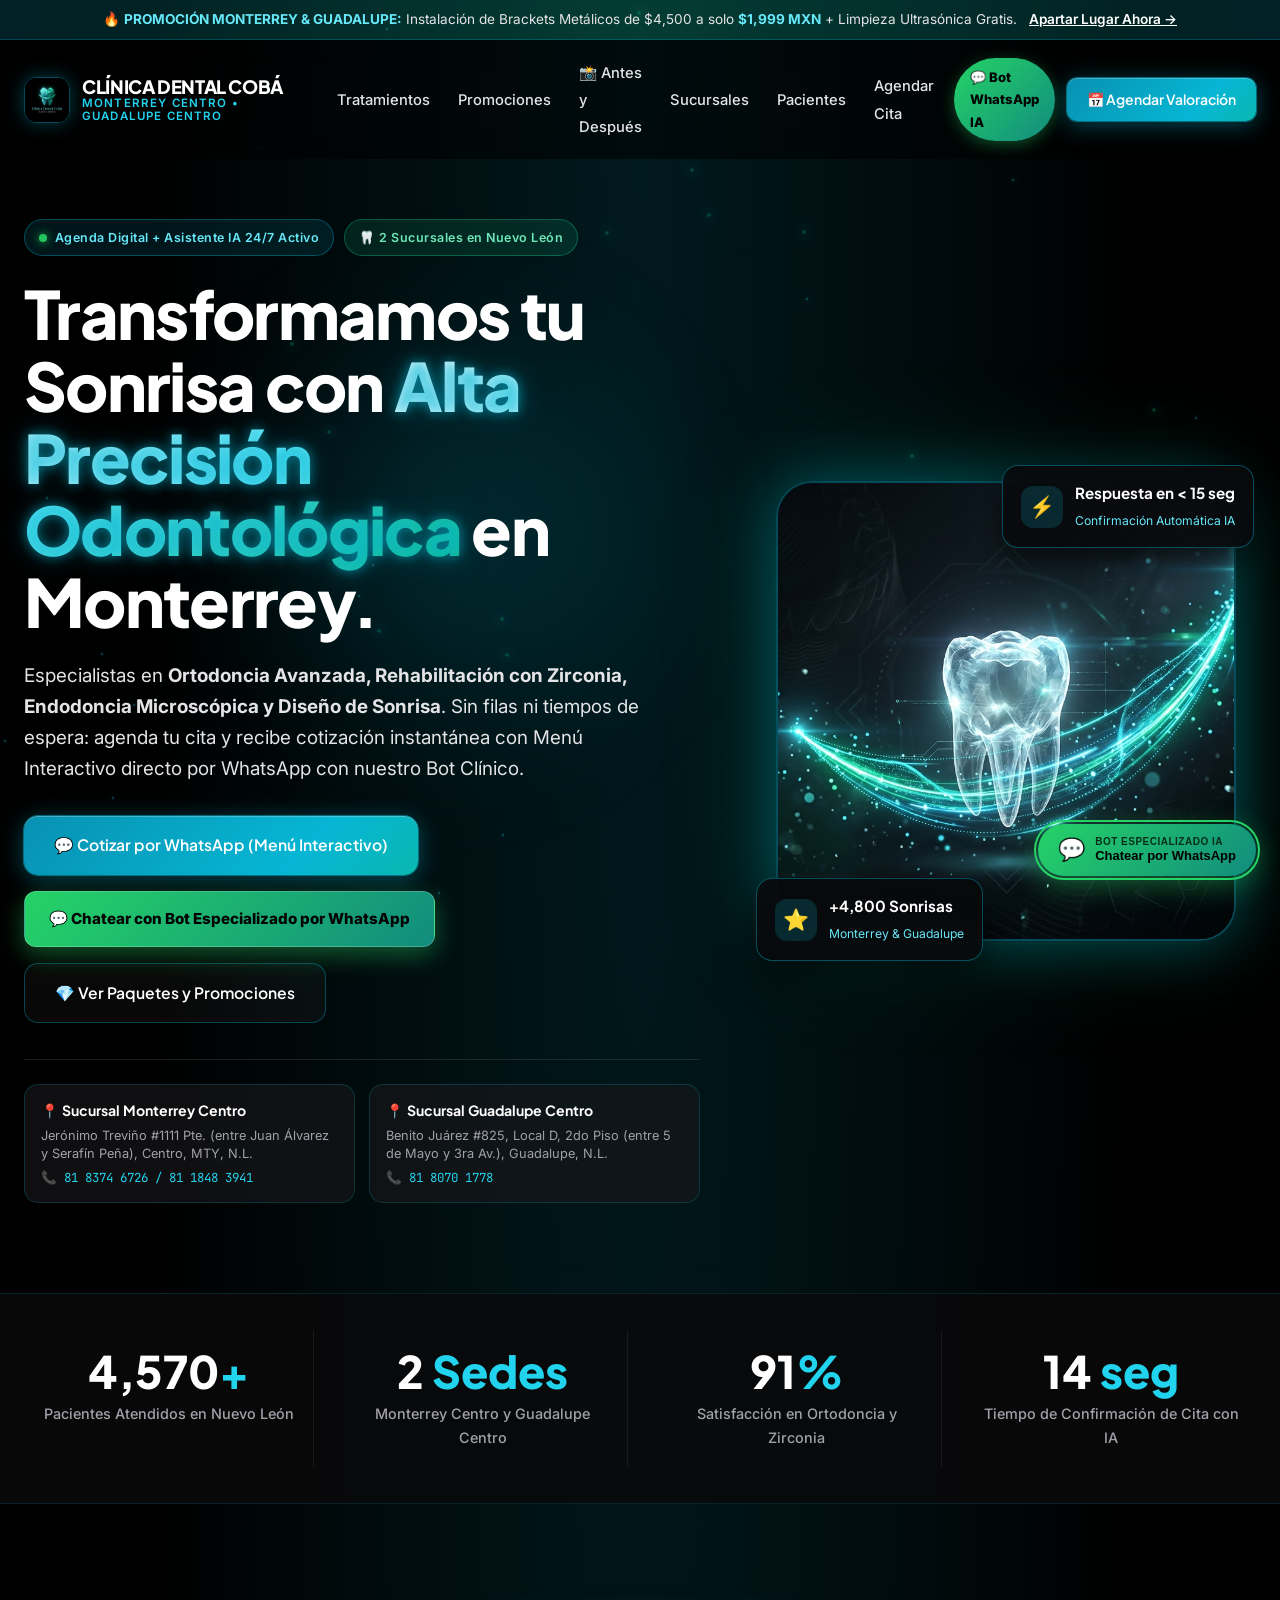
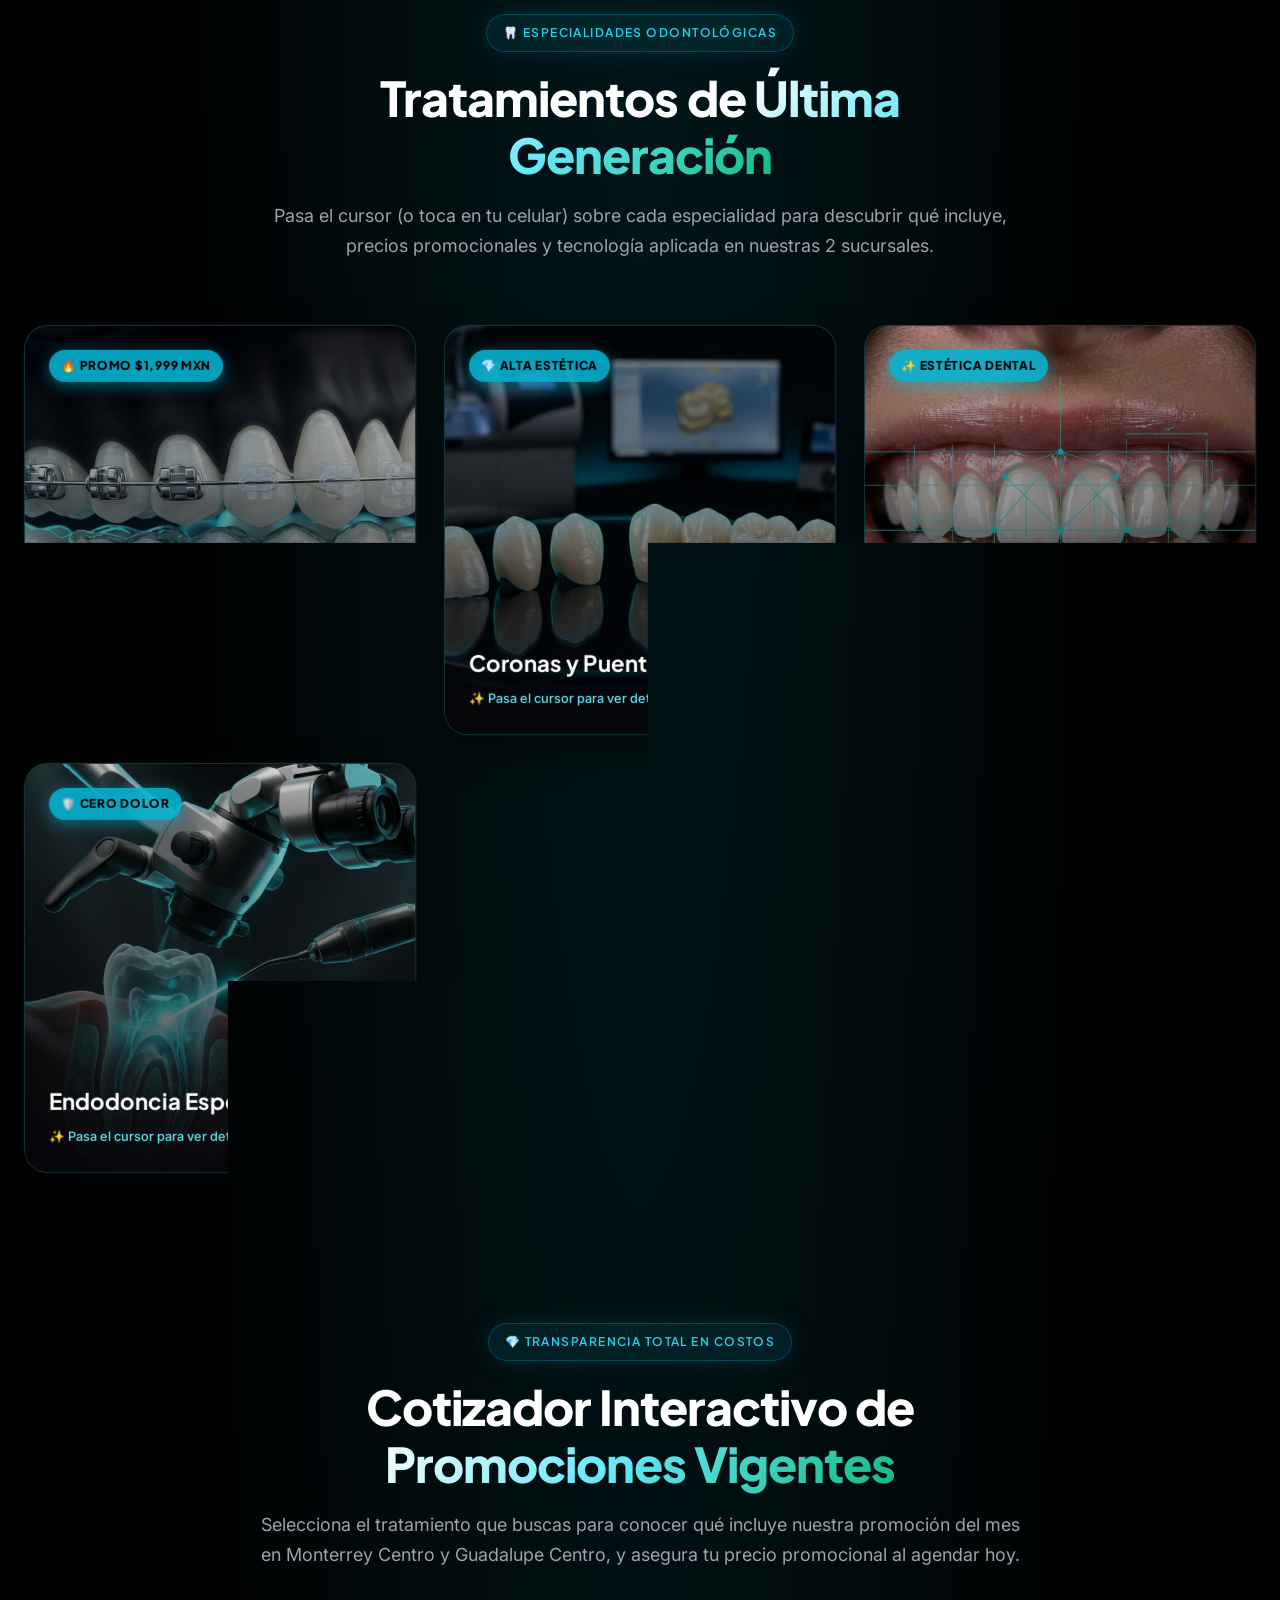
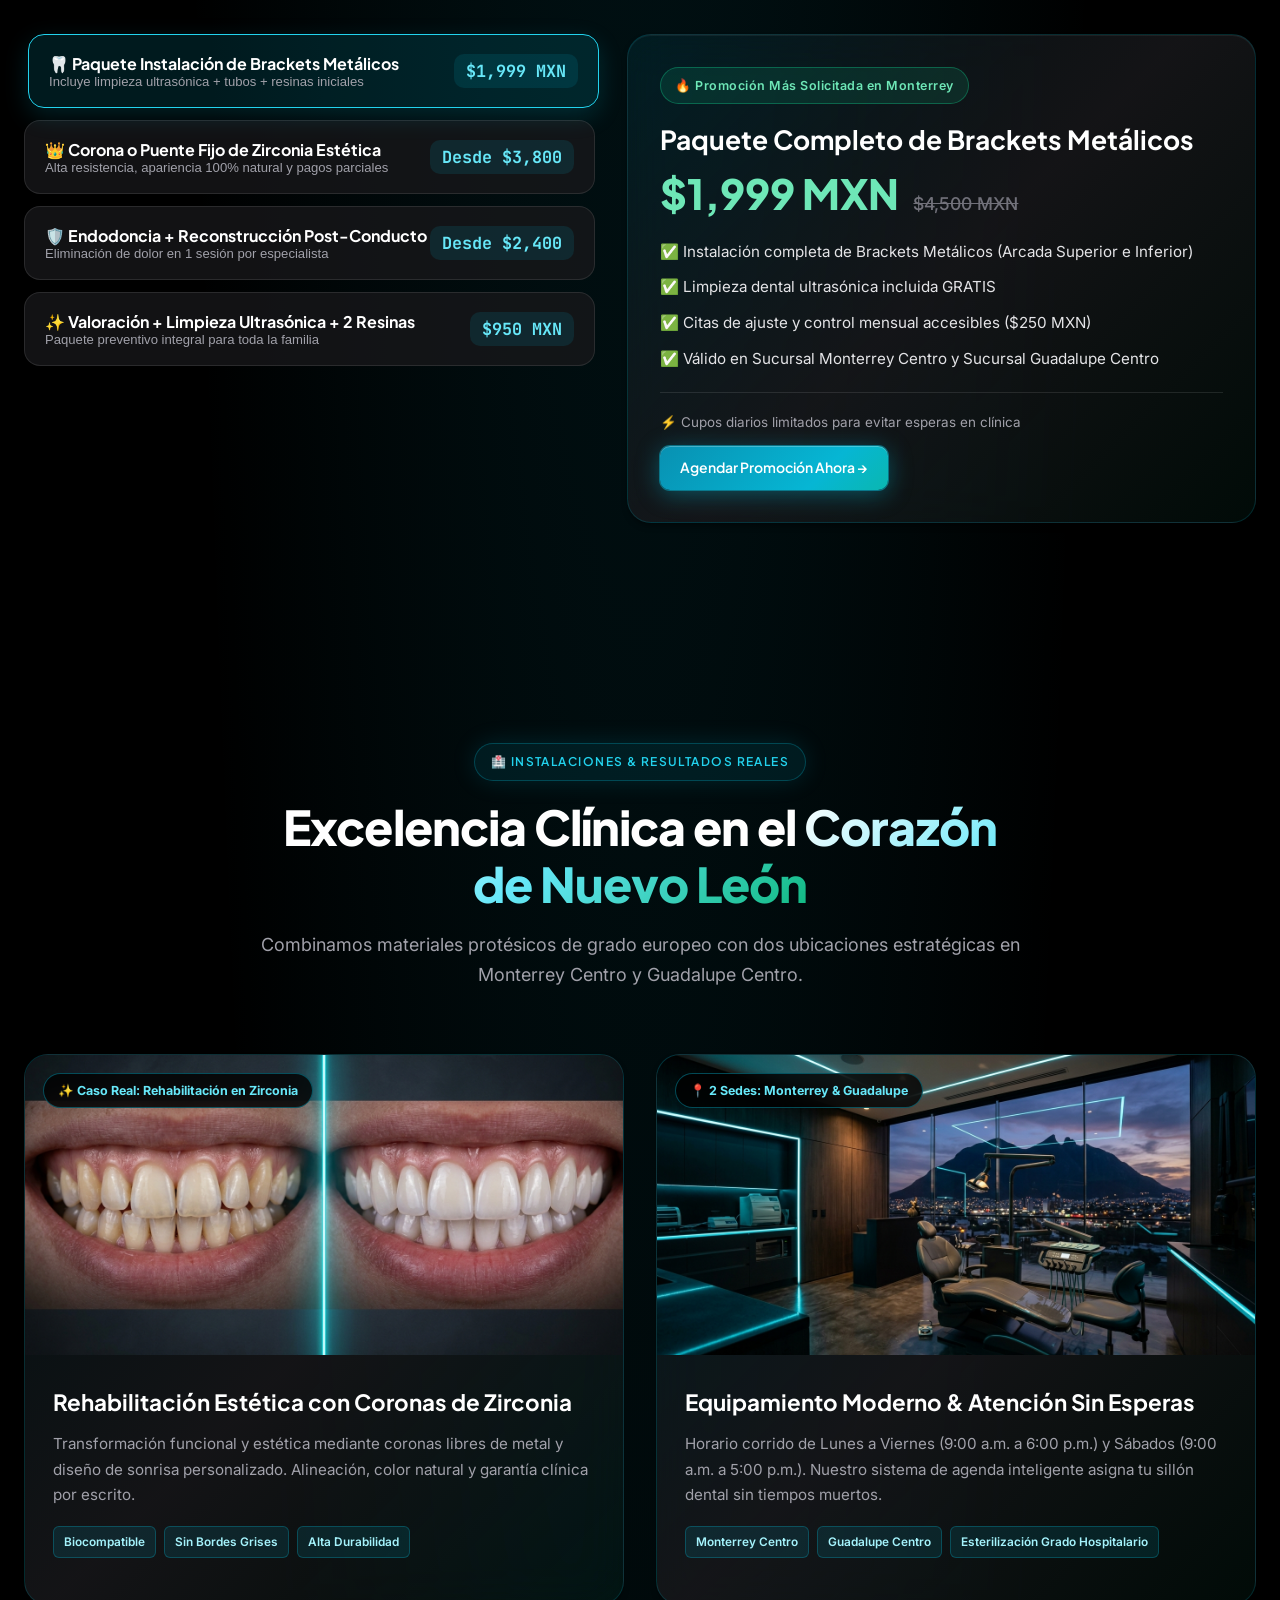
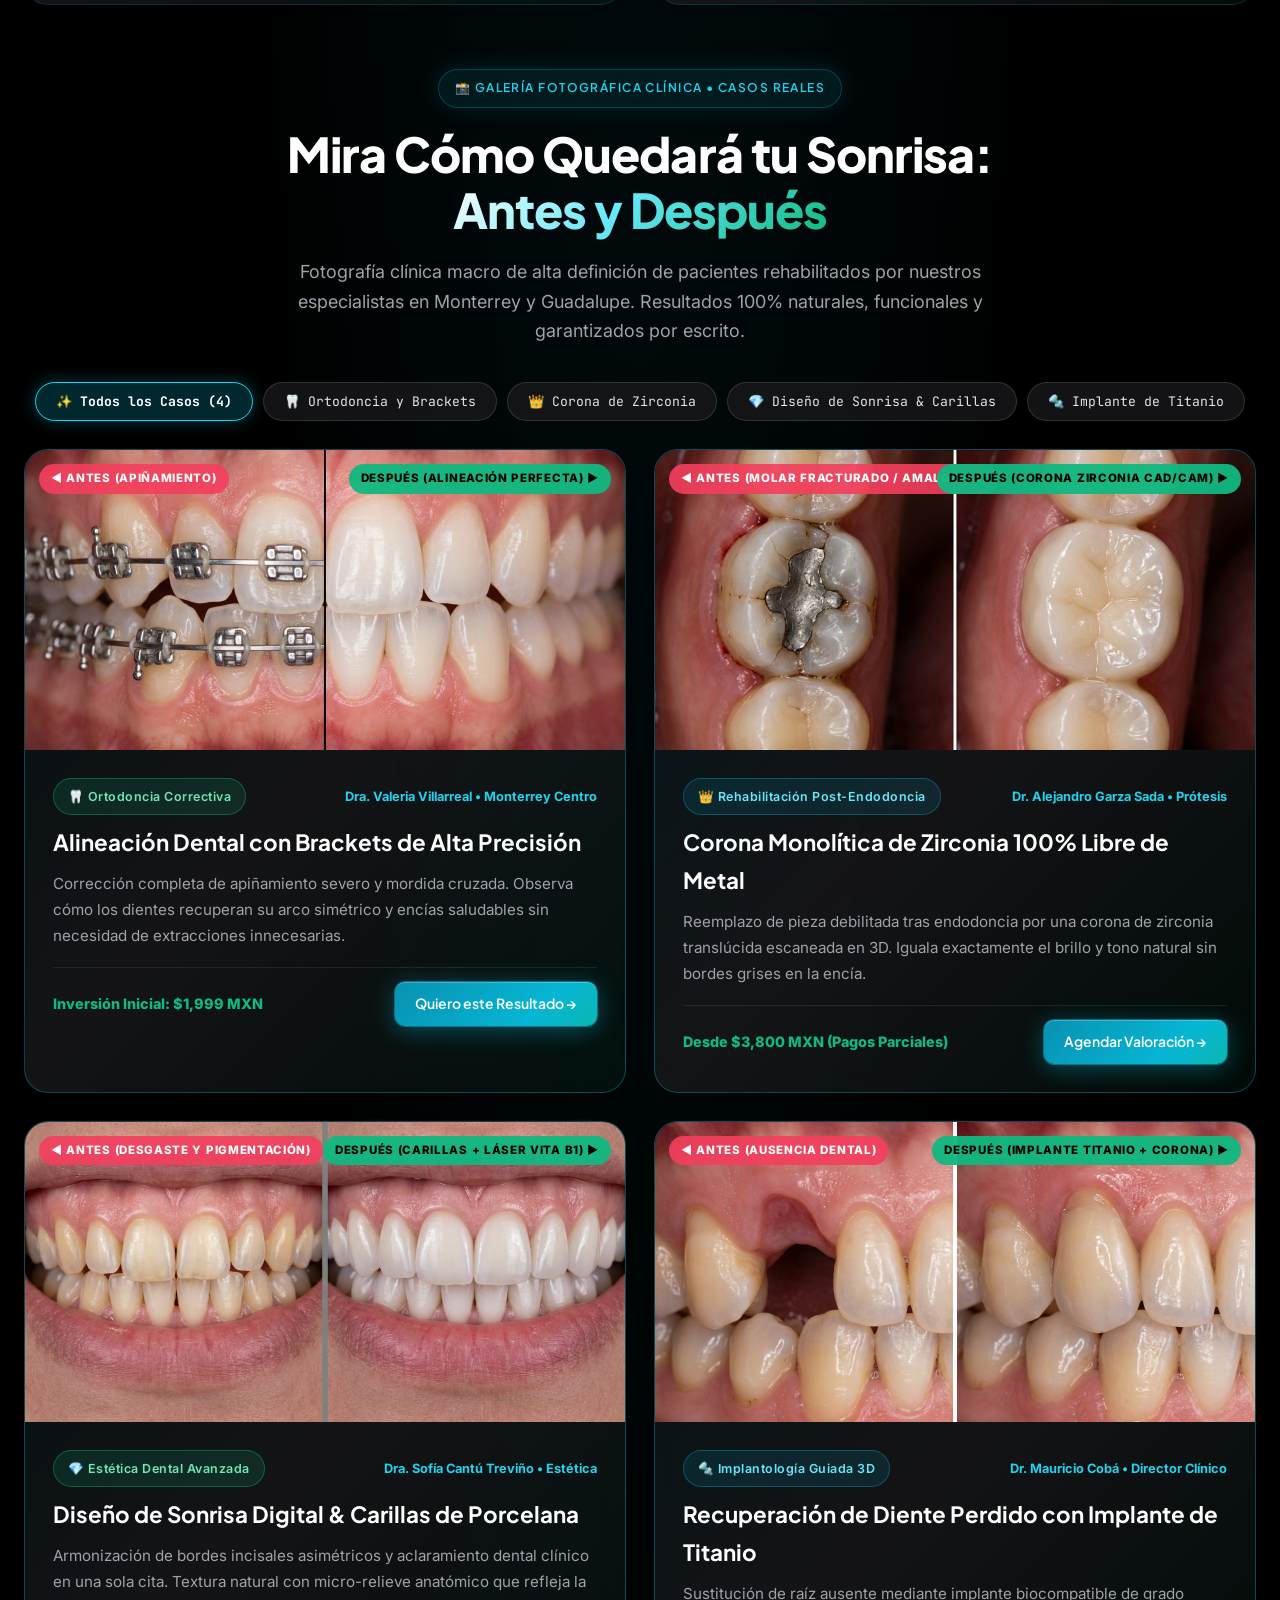
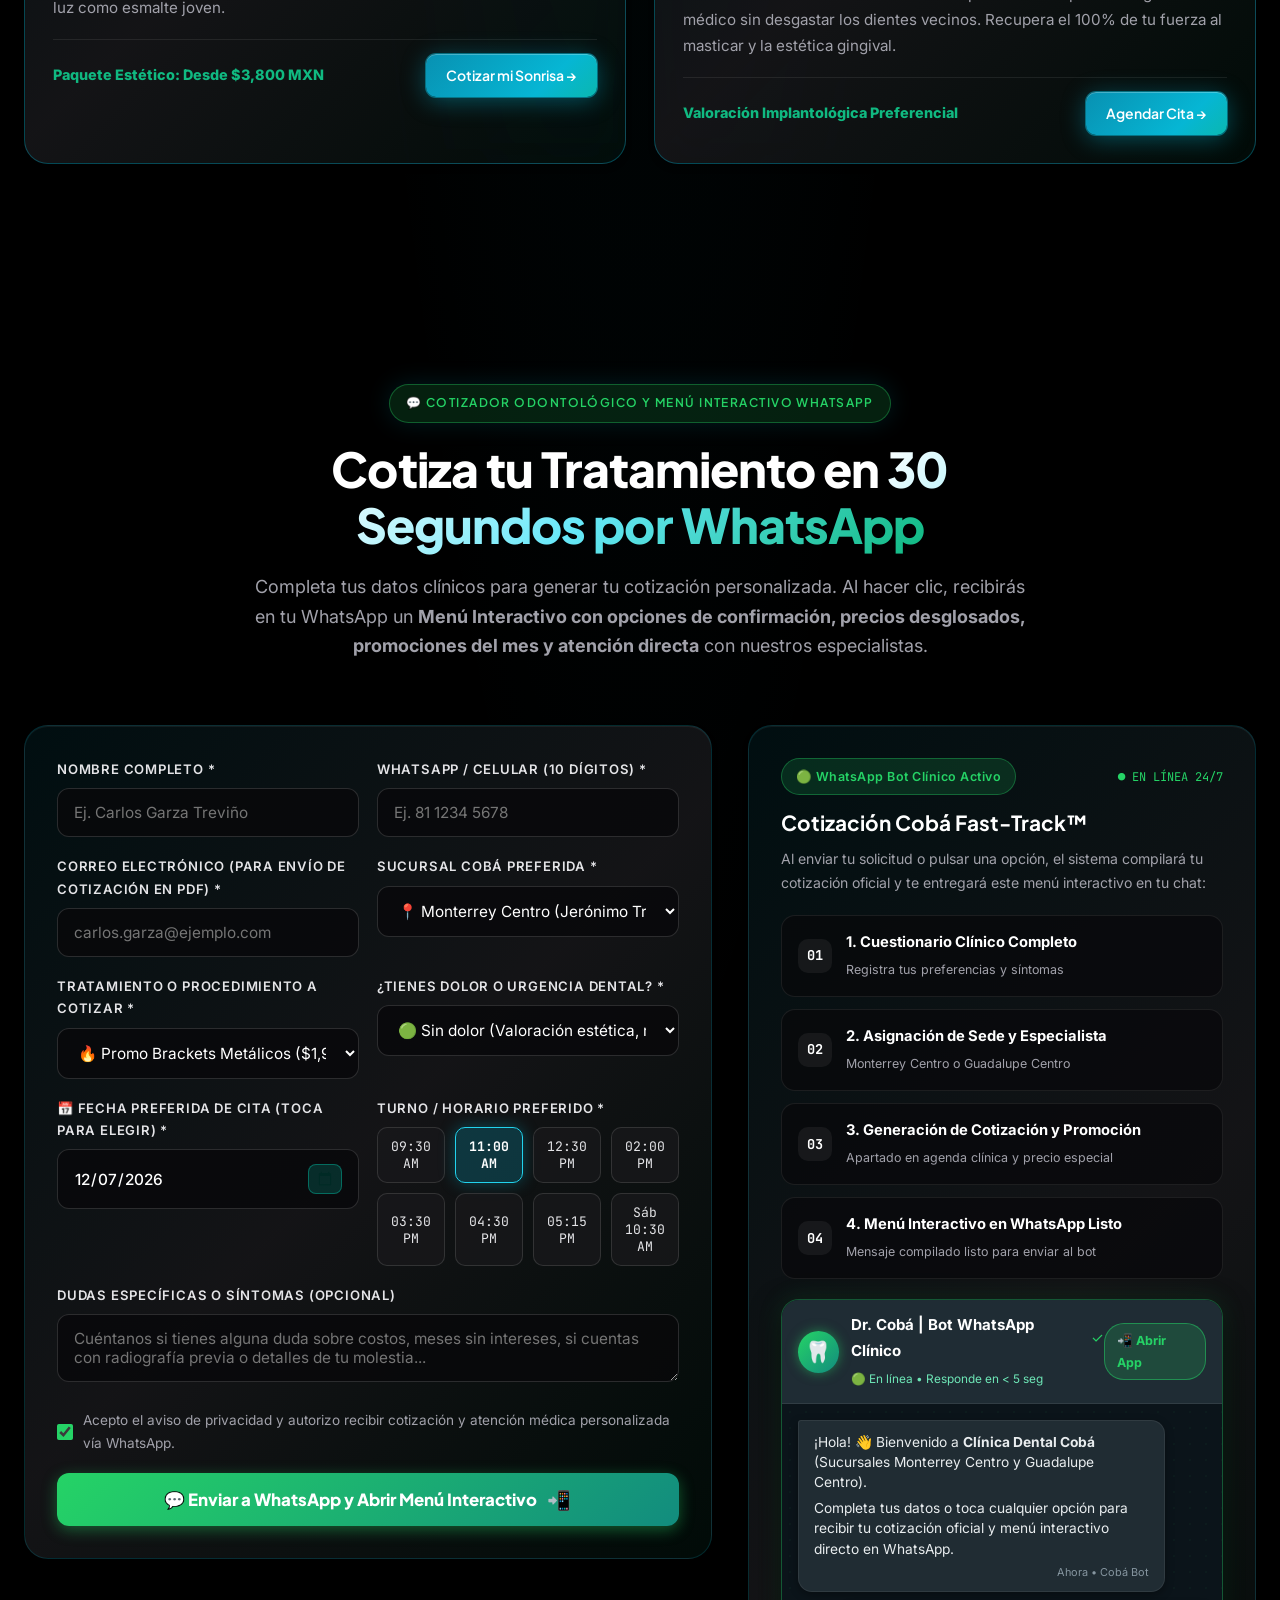
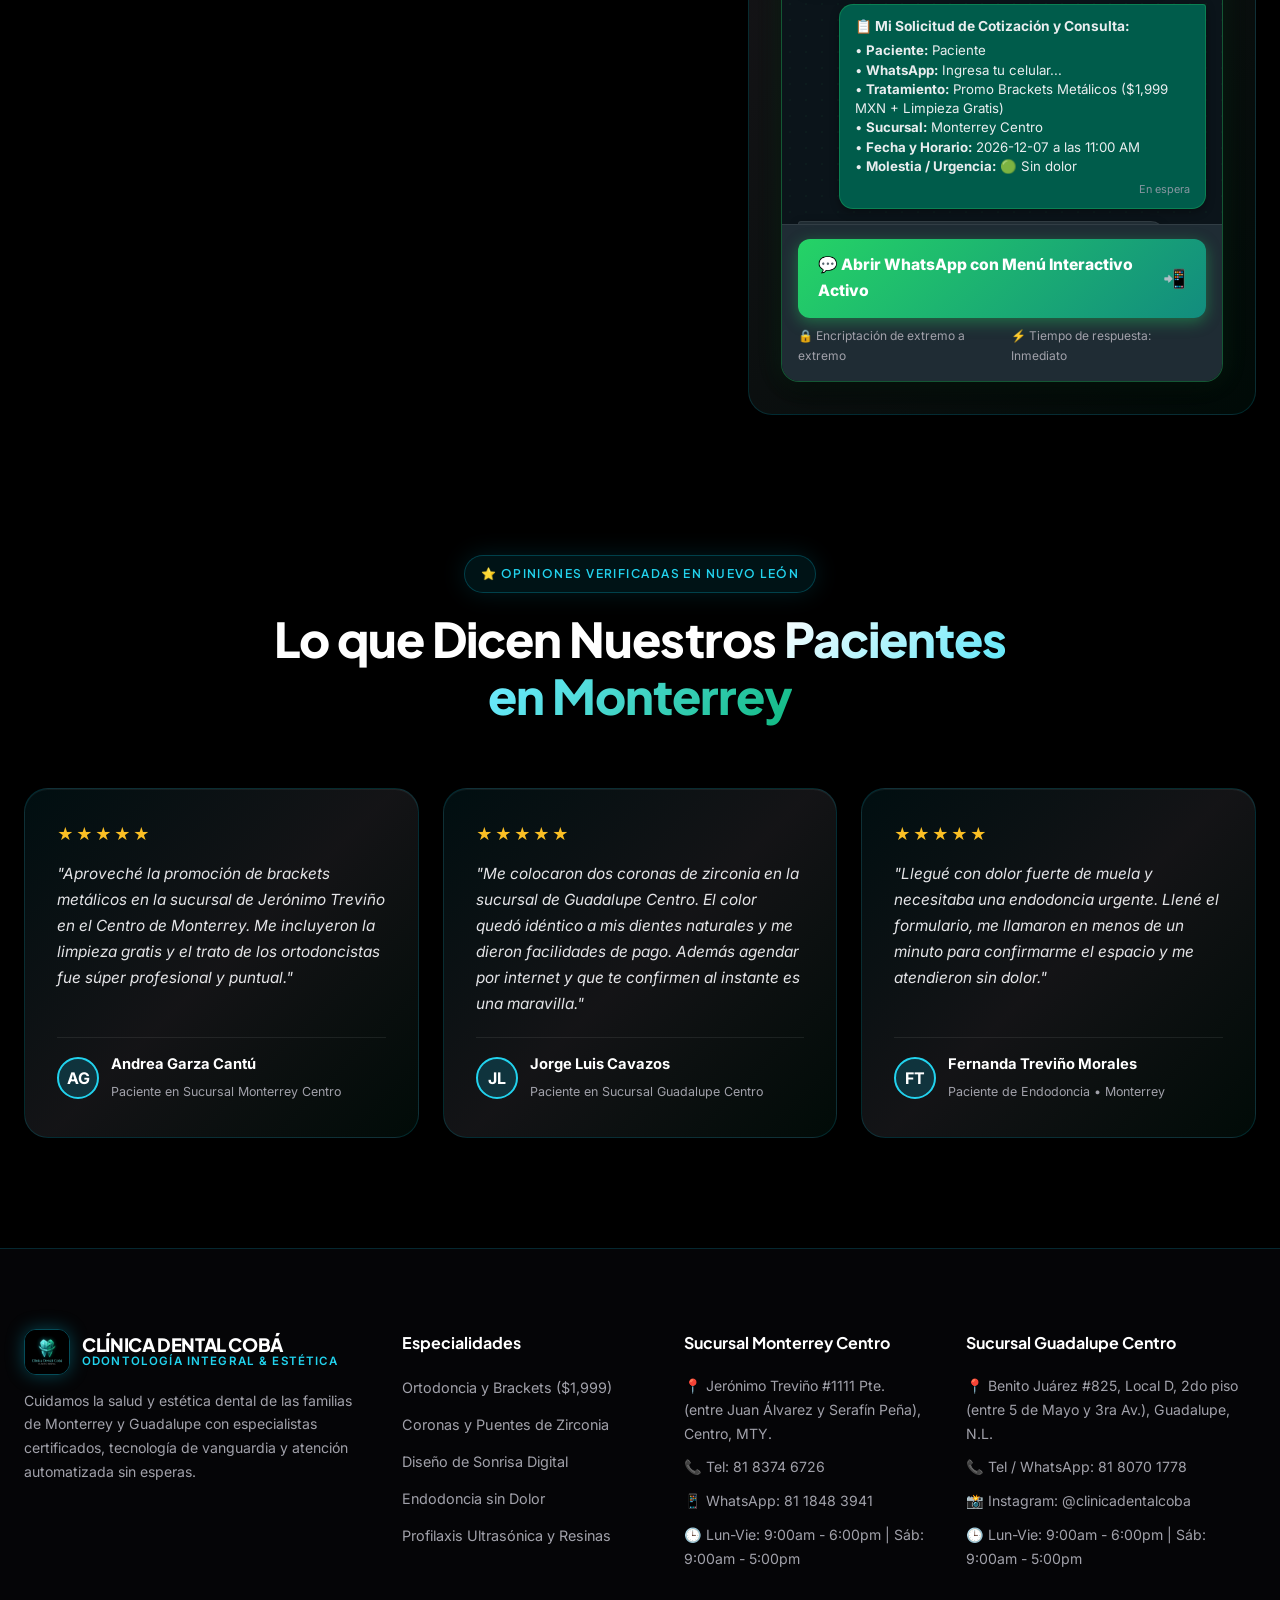
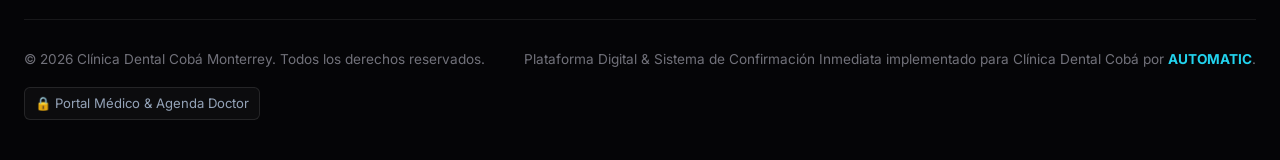
<file: index.html>
<!DOCTYPE html>
<html lang="es-MX">
<head>
    <meta charset="UTF-8">
    <meta name="viewport" content="width=device-width, initial-scale=1.0">
    <title>Clínica Dental Cobá | Ortodoncia, Zirconia y Diseño de Sonrisa en Monterrey y Guadalupe</title>
    <meta name="description" content="Clínica Dental Cobá en Monterrey Centro y Guadalupe Centro. Especialistas en Ortodoncia (Brackets desde $1,999 MXN), Coronas de Zirconia, Endodoncia y Diseño de Sonrisa. Agenda tu cita en línea en 30 segundos.">
    <!-- Preload de Fuentes Críticas según Prompt Maestro -->
    <link rel="preconnect" href="https://fonts.googleapis.com">
    <link rel="preconnect" href="https://fonts.gstatic.com" crossorigin>
    <link href="https://fonts.googleapis.com/css2?family=Inter:wght@400;500;600;700&family=JetBrains+Mono:wght@500;700&family=Plus+Jakarta+Sans:wght@700;800&display=swap" rel="stylesheet">
    <link rel="icon" type="image/png" href="images/logo.png">
    <link rel="stylesheet" href="styles.css?v=3">
</head>
<body>

    <!-- Contenedor de 50 Partículas Flotantes -->
    <div id="particles-container" aria-hidden="true"></div>

    <!-- Barra Superior de Promoción Activa Monterrey & Guadalupe -->
    <div class="top-promo-bar">
        🔥 <strong>PROMOCIÓN MONTERREY &amp; GUADALUPE:</strong> Instalación de Brackets Metálicos de $4,500 a solo <strong>$1,999 MXN</strong> + Limpieza Ultrasónica Gratis.
        <a href="#booking-section">Apartar Lugar Ahora →</a>
    </div>

    <!-- Navbar Sticky con Glassmorphism -->
    <header class="navbar" id="navbar">
        <div class="container nav-container">
            <a href="#" class="brand-logo">
                <img src="images/logo.png" alt="Logo Clínica Dental Cobá Monterrey">
                <div class="brand-text">
                    <span class="brand-name">CLÍNICA DENTAL COBÁ</span>
                    <span class="brand-location">Monterrey Centro &bull; Guadalupe Centro</span>
                </div>
            </a>

            <button class="mobile-menu-toggle" id="mobile-menu-toggle" aria-label="Abrir menú">
                ☰
            </button>

            <ul class="nav-links" id="nav-links">
                <li><a href="#servicios" class="nav-link">Tratamientos</a></li>
                <li><a href="#cotizador" class="nav-link">Promociones</a></li>
                <li><a href="#galeria-antes-despues" class="nav-link">📸 Antes y Después</a></li>
                <li><a href="#casos" class="nav-link">Sucursales</a></li>
                <li><a href="#testimonios" class="nav-link">Pacientes</a></li>
                <li><a href="#booking-section" class="nav-link">Agendar Cita</a></li>
            </ul>

            <div class="nav-actions">
                <a href="https://wa.me/528118483941?text=Hola%20Dr.%20Cob%C3%A1%20%7C%20Bot%20Superespecializado%2C%20quiero%20hacer%20una%20consulta%20dental%20en%20vivo." target="_blank" rel="noopener" class="btn-whatsapp-nav">
                    💬 Bot WhatsApp IA
                </a>
                <a href="#booking-section" class="btn btn-primary btn-sm">
                    📅 Agendar Valoración
                </a>
            </div>
        </div>
    </header>

    <!-- 1. HERO SECTION (100vh) -->
    <section class="hero" id="inicio">
        <div class="container hero-grid">
            <div class="hero-content">
                <div class="hero-badges">
                    <span class="badge-pill">
                        <span class="live-dot"></span> Agenda Digital + Asistente IA 24/7 Activo
                    </span>
                    <span class="badge-pill emerald">
                        🦷 2 Sucursales en Nuevo León
                    </span>
                </div>

                <h1 class="hero-title">
                    Transformamos tu Sonrisa con <span class="text-gradient glow-text">Alta Precisión Odontológica</span> en Monterrey.
                </h1>

                <p class="hero-subtitle">
                    Especialistas en <strong>Ortodoncia Avanzada, Rehabilitación con Zirconia, Endodoncia Microscópica y Diseño de Sonrisa</strong>. Sin filas ni tiempos de espera: agenda tu cita y recibe cotización instantánea con Menú Interactivo directo por WhatsApp con nuestro Bot Clínico.
                </p>

                <div class="hero-cta-group">
                    <a href="#booking-section" class="btn btn-primary">
                        💬 Cotizar por WhatsApp (Menú Interactivo)
                    </a>
                    <a href="https://wa.me/528118483941?text=Hola%20Dr.%20Cob%C3%A1%2C%20quiero%20chatear%20con%20el%20Bot%20Superespecializado%20para%20una%20consulta%20dental." target="_blank" rel="noopener" class="btn-whatsapp-hero">
                        💬 Chatear con Bot Especializado por WhatsApp
                    </a>
                    <a href="#cotizador" class="btn btn-outline">
                        💎 Ver Paquetes y Promociones
                    </a>
                </div>

                <!-- Sucursales Reales de Clínica Dental Cobá -->
                <div class="hero-branches-mini">
                    <div class="branch-mini-card">
                        <div class="branch-mini-title">📍 Sucursal Monterrey Centro</div>
                        <div class="branch-mini-address">Jerónimo Treviño #1111 Pte. (entre Juan Álvarez y Serafín Peña), Centro, MTY, N.L.</div>
                        <span class="branch-mini-phone">📞 81 8374 6726 / 81 1848 3941</span>
                    </div>
                    <div class="branch-mini-card">
                        <div class="branch-mini-title">📍 Sucursal Guadalupe Centro</div>
                        <div class="branch-mini-address">Benito Juárez #825, Local D, 2do Piso (entre 5 de Mayo y 3ra Av.), Guadalupe, N.L.</div>
                        <span class="branch-mini-phone">📞 81 8070 1778</span>
                    </div>
                </div>
            </div>

            <!-- Elemento Visual 3D con hero_visual.png -->
            <div class="hero-visual-wrapper">
                <div class="sphere">
                    <div class="floating-stat-card top-right">
                        <div class="stat-icon-box">⚡</div>
                        <div class="stat-card-info">
                            <strong>Respuesta en &lt; 15 seg</strong>
                            <span>Confirmación Automática IA</span>
                        </div>
                    </div>

                    <div class="sphere-inner">
                        <img src="images/hero_visual.png" alt="Tecnología Odontológica Clínica Dental Cobá Monterrey" class="hero-main-img">
                    </div>

                    <div class="floating-stat-card bottom-left">
                        <div class="stat-icon-box">⭐</div>
                        <div class="stat-card-info">
                            <strong>+4,800 Sonrisas</strong>
                            <span>Monterrey &amp; Guadalupe</span>
                        </div>
                    </div>
                </div>
            </div>
        </div>
    </section>

    <!-- 2. SOCIAL PROOF & CONTADORES ANIMADOS -->
    <section class="stats-ribbon" aria-label="Estadísticas de la clínica">
        <div class="container stats-grid">
            <div class="stat-item">
                <div class="stat-number-wrap">
                    <span class="counter" data-target="4850">0</span><span class="stat-suffix">+</span>
                </div>
                <div class="stat-label">Pacientes Atendidos en Nuevo León</div>
            </div>
            <div class="stat-item">
                <div class="stat-number-wrap">
                    <span class="counter" data-target="2">0</span><span class="stat-suffix"> Sedes</span>
                </div>
                <div class="stat-label">Monterrey Centro y Guadalupe Centro</div>
            </div>
            <div class="stat-item">
                <div class="stat-number-wrap">
                    <span class="counter" data-target="98">0</span><span class="stat-suffix">%</span>
                </div>
                <div class="stat-label">Satisfacción en Ortodoncia y Zirconia</div>
            </div>
            <div class="stat-item">
                <div class="stat-number-wrap">
                    <span class="counter" data-target="15">0</span><span class="stat-suffix"> seg</span>
                </div>
                <div class="stat-label">Tiempo de Confirmación de Cita con IA</div>
            </div>
        </div>
    </section>

    <!-- 3. SERVICIOS / FEATURES CON FLIP CARDS 3D (6 IMÁGENES GENERADAS) -->
    <section class="section" id="servicios">
        <div class="container">
            <div class="section-header">
                <span class="section-label">🦷 Especialidades Odontológicas</span>
                <h2 class="section-title">Tratamientos de <span class="text-gradient">Última Generación</span></h2>
                <p class="section-subtitle">
                    Pasa el cursor (o toca en tu celular) sobre cada especialidad para descubrir qué incluye, precios promocionales y tecnología aplicada en nuestras 2 sucursales.
                </p>
            </div>

            <div class="services-grid">
                <!-- Flip Card 1: Ortodoncia -->
                <div class="service-card-flip" tabindex="0">
                    <div class="service-card-inner">
                        <div class="service-card-front">
                            <img src="images/service_1.png" alt="Ortodoncia y Brackets en Monterrey" class="service-image">
                            <div class="service-overlay">
                                <span class="service-promo-tag">🔥 Promo $1,999 MXN</span>
                                <div class="service-front-bottom">
                                    <h3 class="service-title-front">Ortodoncia y Brackets</h3>
                                    <span class="service-flip-hint">✨ Pasa el cursor para ver detalles</span>
                                </div>
                            </div>
                        </div>
                        <div class="service-card-back glass-card">
                            <span class="flip-back-indicator">↺ Volver a foto</span>
                            <div>
                                <h3 class="service-title-back">Ortodoncia Avanzada</h3>
                                <span class="service-price-highlight">Inicio: $1,999 MXN (Reg. $4,500)</span>
                                <p class="service-description">
                                    Alineación dental precisa con brackets metálicos de alta resistencia, estéticos de zafiro o alineadores. Incluye limpieza dental gratis en tu instalación y ajustes mensuales accesibles ($250 MXN).
                                </p>
                            </div>
                            <div>
                                <div class="service-features">
                                    <span class="feature-tag">Brackets Metálicos</span>
                                    <span class="feature-tag">Limpieza Gratis</span>
                                    <span class="feature-tag">Ajuste $250/mes</span>
                                </div>
                                <a href="#booking-section" class="btn btn-primary btn-sm" style="width:100%;" onclick="selectTreatmentFromCard('Promo Brackets Metálicos ($1,999 MXN + Limpieza Gratis)')">
                                    Agendar Ortodoncia →
                                </a>
                            </div>
                        </div>
                    </div>
                </div>

                <!-- Flip Card 2: Coronas y Puentes de Zirconia -->
                <div class="service-card-flip" tabindex="0">
                    <div class="service-card-inner">
                        <div class="service-card-front">
                            <img src="images/service_2.png" alt="Coronas y Puentes de Zirconia en Monterrey" class="service-image">
                            <div class="service-overlay">
                                <span class="service-promo-tag">💎 Alta Estética</span>
                                <div class="service-front-bottom">
                                    <h3 class="service-title-front">Coronas y Puentes de Zirconia</h3>
                                    <span class="service-flip-hint">✨ Pasa el cursor para ver detalles</span>
                                </div>
                            </div>
                        </div>
                        <div class="service-card-back glass-card">
                            <span class="flip-back-indicator">↺ Volver a foto</span>
                            <div>
                                <h3 class="service-title-back">Zirconia &amp; Rehabilitación</h3>
                                <span class="service-price-highlight">Facilidades de Pago Parcial</span>
                                <p class="service-description">
                                    Restauración fija con coronas y puentes de zirconia monolítica o metal-porcelana. Translucidez idéntica al diente natural, biocompatibilidad total y ajuste CAD/CAM milimétrico.
                                </p>
                            </div>
                            <div>
                                <div class="service-features">
                                    <span class="feature-tag">Zirconia 100%</span>
                                    <span class="feature-tag">Puentes Fijos</span>
                                    <span class="feature-tag">Metal-Porcelana</span>
                                </div>
                                <a href="#booking-section" class="btn btn-primary btn-sm" style="width:100%;" onclick="selectTreatmentFromCard('Coronas y Puentes Fijos de Zirconia')">
                                    Cotizar Zirconia →
                                </a>
                            </div>
                        </div>
                    </div>
                </div>

                <!-- Flip Card 3: Diseño de Sonrisa y Blanqueamiento -->
                <div class="service-card-flip" tabindex="0">
                    <div class="service-card-inner">
                        <div class="service-card-front">
                            <img src="images/service_3.png" alt="Diseño de Sonrisa Digital en Monterrey" class="service-image">
                            <div class="service-overlay">
                                <span class="service-promo-tag">✨ Estética Dental</span>
                                <div class="service-front-bottom">
                                    <h3 class="service-title-front">Diseño de Sonrisa &amp; Carillas</h3>
                                    <span class="service-flip-hint">✨ Pasa el cursor para ver detalles</span>
                                </div>
                            </div>
                        </div>
                        <div class="service-card-back glass-card">
                            <span class="flip-back-indicator">↺ Volver a foto</span>
                            <div>
                                <h3 class="service-title-back">Diseño de Sonrisa Digital</h3>
                                <span class="service-price-highlight">Resultados desde la 1ª Sesión</span>
                                <p class="service-description">
                                    Armonización estética con carillas de alta estética, resinas fotocurables de nanopartículas y aclaramiento dental profesional sin sensibilidad para lograr una sonrisa radiante.
                                </p>
                            </div>
                            <div>
                                <div class="service-features">
                                    <span class="feature-tag">Carillas Estéticas</span>
                                    <span class="feature-tag">Blanqueamiento LED</span>
                                    <span class="feature-tag">Resinas HD</span>
                                </div>
                                <a href="#booking-section" class="btn btn-primary btn-sm" style="width:100%;" onclick="selectTreatmentFromCard('Diseño de Sonrisa Digital y Blanqueamiento')">
                                    Agendar Valoración Estética →
                                </a>
                            </div>
                        </div>
                    </div>
                </div>

                <!-- Flip Card 4: Endodoncia Sin Dolor -->
                <div class="service-card-flip" tabindex="0">
                    <div class="service-card-inner">
                        <div class="service-card-front">
                            <img src="images/service_4.png" alt="Endodoncia Especializada en Monterrey" class="service-image">
                            <div class="service-overlay">
                                <span class="service-promo-tag">🛡️ Cero Dolor</span>
                                <div class="service-front-bottom">
                                    <h3 class="service-title-front">Endodoncia Especializada</h3>
                                    <span class="service-flip-hint">✨ Pasa el cursor para ver detalles</span>
                                </div>
                            </div>
                        </div>
                        <div class="service-card-back glass-card">
                            <span class="flip-back-indicator">↺ Volver a foto</span>
                            <div>
                                <h3 class="service-title-back">Endodoncia por Especialistas</h3>
                                <span class="service-price-highlight">Atención de Urgencias Dentales</span>
                                <p class="service-description">
                                    Salva tu pieza dental natural y elimina el dolor agudo en una sola cita. Tratamientos de conducto realizados por endodoncistas certificados con instrumentación rotatoria moderna.
                                </p>
                            </div>
                            <div>
                                <div class="service-features">
                                    <span class="feature-tag">Alivio Inmediato</span>
                                    <span class="feature-tag">Sistema Rotatorio</span>
                                    <span class="feature-tag">Especialistas</span>
                                </div>
                                <a href="#booking-section" class="btn btn-primary btn-sm" style="width:100%;" onclick="selectTreatmentFromCard('Endodoncia Especializada / Urgencia Dental')">
                                    Atender Dolor Ahora →
                                </a>
                            </div>
                        </div>
                    </div>
                </div>

                <!-- Flip Card 5: Implantes y Cirugía -->
                <div class="service-card-flip" tabindex="0">
                    <div class="service-card-inner">
                        <div class="service-card-front">
                            <img src="images/service_5.png" alt="Implantes Dentales y Cirugía en Monterrey" class="service-image">
                            <div class="service-overlay">
                                <span class="service-promo-tag">🔩 Titanio Grado Médico</span>
                                <div class="service-front-bottom">
                                    <h3 class="service-title-front">Implantes &amp; Extracciones</h3>
                                    <span class="service-flip-hint">✨ Pasa el cursor para ver detalles</span>
                                </div>
                            </div>
                        </div>
                        <div class="service-card-back glass-card">
                            <span class="flip-back-indicator">↺ Volver a foto</span>
                            <div>
                                <h3 class="service-title-back">Implantología &amp; Cirugía</h3>
                                <span class="service-price-highlight">Reemplazo Dental Permanente</span>
                                <p class="service-description">
                                    Recupera la función masticatoria y estética con implantes de titanio biocompatible y cirugía de terceros molares (muelas del juicio) con recuperación acelerada.
                                </p>
                            </div>
                            <div>
                                <div class="service-features">
                                    <span class="feature-tag">Implantes Titanio</span>
                                    <span class="feature-tag">Muelas del Juicio</span>
                                    <span class="feature-tag">Sedación Local</span>
                                </div>
                                <a href="#booking-section" class="btn btn-primary btn-sm" style="width:100%;" onclick="selectTreatmentFromCard('Implantes Dentales / Cirugía de Muelas del Juicio')">
                                    Agendar Valoración →
                                </a>
                            </div>
                        </div>
                    </div>
                </div>

                <!-- Flip Card 6: Profilaxis Ultrasónica & Resinas -->
                <div class="service-card-flip" tabindex="0">
                    <div class="service-card-inner">
                        <div class="service-card-front">
                            <img src="images/service_6.png" alt="Limpieza Dental Ultrasónica y Resinas Monterrey" class="service-image">
                            <div class="service-overlay">
                                <span class="service-promo-tag">💧 Prevención Familiar</span>
                                <div class="service-front-bottom">
                                    <h3 class="service-title-front">Profilaxis Ultrasónica &amp; Resinas</h3>
                                    <span class="service-flip-hint">✨ Pasa el cursor para ver detalles</span>
                                </div>
                            </div>
                        </div>
                        <div class="service-card-back glass-card">
                            <span class="flip-back-indicator">↺ Volver a foto</span>
                            <div>
                                <h3 class="service-title-back">Odontología Preventiva</h3>
                                <span class="service-price-highlight">Paquetes de Resinas + Limpieza</span>
                                <p class="service-description">
                                    Eliminación de sarro con ultrasonido indoloro, pulido profiláctico y sustitución de amalgamas por resinas estéticas del color exacto de tu esmalte.
                                </p>
                            </div>
                            <div>
                                <div class="service-features">
                                    <span class="feature-tag">Ultrasonido</span>
                                    <span class="feature-tag">Resinas Estéticas</span>
                                    <span class="feature-tag">Diagnóstico Digital</span>
                                </div>
                                <a href="#booking-section" class="btn btn-primary btn-sm" style="width:100%;" onclick="selectTreatmentFromCard('Limpieza Ultrasónica y Paquete de Resinas')">
                                    Reservar Limpieza →
                                </a>
                            </div>
                        </div>
                    </div>
                </div>
            </div>
        </div>
    </section>

    <!-- 4. COTIZADOR INTERACTIVO DE PROMOCIONES (ELIMINANDO CUELLOS DE BOTELLA EN DM) -->
    <section class="section" id="cotizador" style="padding-top: 40px;">
        <div class="container">
            <div class="section-header">
                <span class="section-label">💎 Transparencia Total en Costos</span>
                <h2 class="section-title">Cotizador Interactivo de <span class="text-gradient">Promociones Vigentes</span></h2>
                <p class="section-subtitle">
                    Selecciona el tratamiento que buscas para conocer qué incluye nuestra promoción del mes en Monterrey Centro y Guadalupe Centro, y asegura tu precio promocional al agendar hoy.
                </p>
            </div>

            <div class="quoter-box">
                <div class="promo-selector-list" id="promo-selector-list">
                    <button type="button" class="promo-option-btn active" data-promo="brackets">
                        <div>
                            <span class="promo-opt-title">🦷 Paquete Instalación de Brackets Metálicos</span>
                            <span class="promo-opt-sub">Incluye limpieza ultrasónica + tubos + resinas iniciales</span>
                        </div>
                        <span class="promo-opt-price">$1,999 MXN</span>
                    </button>

                    <button type="button" class="promo-option-btn" data-promo="zirconia">
                        <div>
                            <span class="promo-opt-title">👑 Corona o Puente Fijo de Zirconia Estética</span>
                            <span class="promo-opt-sub">Alta resistencia, apariencia 100% natural y pagos parciales</span>
                        </div>
                        <span class="promo-opt-price">Desde $3,800</span>
                    </button>

                    <button type="button" class="promo-option-btn" data-promo="endodoncia">
                        <div>
                            <span class="promo-opt-title">🛡️ Endodoncia + Reconstrucción Post-Conducto</span>
                            <span class="promo-opt-sub">Eliminación de dolor en 1 sesión por especialista</span>
                        </div>
                        <span class="promo-opt-price">Desde $2,400</span>
                    </button>

                    <button type="button" class="promo-option-btn" data-promo="limpieza">
                        <div>
                            <span class="promo-opt-title">✨ Valoración + Limpieza Ultrasónica + 2 Resinas</span>
                            <span class="promo-opt-sub">Paquete preventivo integral para toda la familia</span>
                        </div>
                        <span class="promo-opt-price">$950 MXN</span>
                    </button>
                </div>

                <div class="glass-card promo-detail-display" id="promo-detail-display">
                    <div>
                        <span class="badge-pill emerald" id="promo-badge">🔥 Promoción Más Solicitada en Monterrey</span>
                        <h3 style="font-family: var(--font-display); font-size: 1.65rem; margin: 14px 0 8px;" id="promo-title">
                            Paquete Completo de Brackets Metálicos
                        </h3>
                        <div>
                            <span class="promo-price-big" id="promo-price">$1,999 MXN</span>
                            <span class="promo-old-price" id="promo-old-price">$4,500 MXN</span>
                        </div>
                        <ul class="promo-checklist" id="promo-checklist">
                            <li>✅ Instalación completa de Brackets Metálicos (Arcada Superior e Inferior)</li>
                            <li>✅ Limpieza dental ultrasónica incluida GRATIS</li>
                            <li>✅ Citas de ajuste y control mensual accesibles ($250 MXN)</li>
                            <li>✅ Válido en Sucursal Monterrey Centro y Sucursal Guadalupe Centro</li>
                        </ul>
                    </div>
                    <div style="border-top: 1px solid rgba(255,255,255,0.1); padding-top: 18px; display:flex; align-items:center; justify-content:space-between; flex-wrap:wrap; gap:12px;">
                        <span style="font-size: 0.84rem; color: var(--text-tertiary);">⚡ Cupos diarios limitados para evitar esperas en clínica</span>
                        <a href="#booking-section" class="btn btn-primary btn-sm" id="promo-cta-btn" onclick="selectTreatmentFromCard('Promo Brackets Metálicos ($1,999 MXN + Limpieza Gratis)')">
                            Agendar Promoción Ahora →
                        </a>
                    </div>
                </div>
            </div>
        </div>
    </section>

    <!-- 5. SHOWCASE: CASOS DE ÉXITO & SUCURSALES EN MONTERREY -->
    <section class="section" id="casos">
        <div class="container">
            <div class="section-header">
                <span class="section-label">🏥 Instalaciones &amp; Resultados Reales</span>
                <h2 class="section-title">Excelencia Clínica en el <span class="text-gradient">Corazón de Nuevo León</span></h2>
                <p class="section-subtitle">
                    Combinamos materiales protésicos de grado europeo con dos ubicaciones estratégicas en Monterrey Centro y Guadalupe Centro.
                </p>
            </div>

            <div class="showcase-grid">
                <div class="glass-card showcase-card">
                    <div class="showcase-img-wrap">
                        <img src="images/showcase_1.png" alt="Antes y Después Rehabilitación con Zirconia Clínica Dental Cobá">
                        <span class="showcase-badge">✨ Caso Real: Rehabilitación en Zirconia</span>
                    </div>
                    <div class="showcase-body">
                        <h3>Rehabilitación Estética con Coronas de Zirconia</h3>
                        <p>
                            Transformación funcional y estética mediante coronas libres de metal y diseño de sonrisa personalizado. Alineación, color natural y garantía clínica por escrito.
                        </p>
                        <div class="service-features">
                            <span class="feature-tag">Biocompatible</span>
                            <span class="feature-tag">Sin Bordes Grises</span>
                            <span class="feature-tag">Alta Durabilidad</span>
                        </div>
                    </div>
                </div>

                <div class="glass-card showcase-card">
                    <div class="showcase-img-wrap">
                        <img src="images/showcase_2.png" alt="Clínica Dental Cobá Instalaciones en Monterrey">
                        <span class="showcase-badge">📍 2 Sedes: Monterrey &amp; Guadalupe</span>
                    </div>
                    <div class="showcase-body">
                        <h3>Equipamiento Moderno &amp; Atención Sin Esperas</h3>
                        <p>
                            Horario corrido de Lunes a Viernes (9:00 a.m. a 6:00 p.m.) y Sábados (9:00 a.m. a 5:00 p.m.). Nuestro sistema de agenda inteligente asigna tu sillón dental sin tiempos muertos.
                        </p>
                        <div class="service-features">
                            <span class="feature-tag">Monterrey Centro</span>
                            <span class="feature-tag">Guadalupe Centro</span>
                            <span class="feature-tag">Esterilización Grado Hospitalario</span>
                        </div>
                    </div>
                </div>
            </div>

            <!-- GALERÍA FOTOGRÁFICA CLÍNICA: ANTES Y DESPUÉS DE ALTA DEFINICIÓN -->
            <div style="margin-top: 64px;" id="galeria-antes-despues">
                <div class="section-header" style="margin-bottom: 36px;">
                    <span class="section-label">📸 Galería Fotográfica Clínica • Casos Reales</span>
                    <h2 class="section-title">Mira Cómo Quedará tu Sonrisa: <span class="text-gradient">Antes y Después</span></h2>
                    <p class="section-subtitle">
                        Fotografía clínica macro de alta definición de pacientes rehabilitados por nuestros especialistas en Monterrey y Guadalupe. Resultados 100% naturales, funcionales y garantizados por escrito.
                    </p>
                </div>

                <!-- Filtros de Galería Antes y Después -->
                <div style="display:flex; justify-content:center; flex-wrap:wrap; gap:10px; margin-bottom:28px;">
                    <button type="button" class="time-slot-btn selected" onclick="filterBeforeAfter('todos', this)" style="padding:10px 20px; border-radius:999px;">✨ Todos los Casos (4)</button>
                    <button type="button" class="time-slot-btn" onclick="filterBeforeAfter('ortodoncia', this)" style="padding:10px 20px; border-radius:999px;">🦷 Ortodoncia y Brackets</button>
                    <button type="button" class="time-slot-btn" onclick="filterBeforeAfter('zirconia', this)" style="padding:10px 20px; border-radius:999px;">👑 Corona de Zirconia</button>
                    <button type="button" class="time-slot-btn" onclick="filterBeforeAfter('sonrisa', this)" style="padding:10px 20px; border-radius:999px;">💎 Diseño de Sonrisa &amp; Carillas</button>
                    <button type="button" class="time-slot-btn" onclick="filterBeforeAfter('implante', this)" style="padding:10px 20px; border-radius:999px;">🔩 Implante de Titanio</button>
                </div>

                <div class="showcase-grid" id="beforeAfterGalleryGrid" style="grid-template-columns: repeat(auto-fit, minmax(460px, 1fr)); gap: 28px;">
                    <!-- Caso 1: Ortodoncia y Brackets -->
                    <div class="glass-card showcase-card ba-case-item" data-category="ortodoncia" style="overflow:hidden; border:1px solid rgba(6,182,212,0.35);">
                        <div class="showcase-img-wrap" style="position:relative; height:300px;">
                            <img src="images/ba_ortodoncia.jpg" alt="Antes y Después Ortodoncia y Brackets en Monterrey" style="width:100%; height:100%; object-fit:cover;">
                            <span style="position:absolute; top:14px; left:14px; background:rgba(244,63,94,0.9); color:#fff; font-size:0.72rem; font-weight:800; padding:5px 12px; border-radius:999px; letter-spacing:0.06em; text-transform:uppercase;">◀ ANTES (Apiñamiento)</span>
                            <span style="position:absolute; top:14px; right:14px; background:rgba(16,185,129,0.95); color:#000; font-size:0.72rem; font-weight:800; padding:5px 12px; border-radius:999px; letter-spacing:0.06em; text-transform:uppercase;">DESPUÉS (Alineación Perfecta) ▶</span>
                        </div>
                        <div class="showcase-body">
                            <div style="display:flex; justify-content:space-between; align-items:center; margin-bottom:8px;">
                                <span class="badge-pill emerald">🦷 Ortodoncia Correctiva</span>
                                <span style="font-size:0.8rem; color:var(--primary-400); font-weight:700;">Dra. Valeria Villarreal • Monterrey Centro</span>
                            </div>
                            <h3>Alineación Dental con Brackets de Alta Precisión</h3>
                            <p>
                                Corrección completa de apiñamiento severo y mordida cruzada. Observa cómo los dientes recuperan su arco simétrico y encías saludables sin necesidad de extracciones innecesarias.
                            </p>
                            <div style="display:flex; justify-content:space-between; align-items:center; margin-top:16px; padding-top:14px; border-top:1px solid rgba(255,255,255,0.08);">
                                <span style="font-size:0.9rem; font-weight:800; color:#10B981;">Inversión Inicial: $1,999 MXN</span>
                                <a href="#booking-section" class="btn btn-primary btn-sm" onclick="selectTreatmentFromCard('Promo Brackets Metálicos ($1,999 MXN + Limpieza Gratis)')">Quiero este Resultado →</a>
                            </div>
                        </div>
                    </div>

                    <!-- Caso 2: Rehabilitación con Corona de Zirconia -->
                    <div class="glass-card showcase-card ba-case-item" data-category="zirconia" style="overflow:hidden; border:1px solid rgba(6,182,212,0.35);">
                        <div class="showcase-img-wrap" style="position:relative; height:300px;">
                            <img src="images/ba_zirconia.jpg" alt="Antes y Después Corona de Zirconia Monolítica" style="width:100%; height:100%; object-fit:cover;">
                            <span style="position:absolute; top:14px; left:14px; background:rgba(244,63,94,0.9); color:#fff; font-size:0.72rem; font-weight:800; padding:5px 12px; border-radius:999px; letter-spacing:0.06em; text-transform:uppercase;">◀ ANTES (Molar Fracturado / Amalgama)</span>
                            <span style="position:absolute; top:14px; right:14px; background:rgba(16,185,129,0.95); color:#000; font-size:0.72rem; font-weight:800; padding:5px 12px; border-radius:999px; letter-spacing:0.06em; text-transform:uppercase;">DESPUÉS (Corona Zirconia CAD/CAM) ▶</span>
                        </div>
                        <div class="showcase-body">
                            <div style="display:flex; justify-content:space-between; align-items:center; margin-bottom:8px;">
                                <span class="badge-pill">👑 Rehabilitación Post-Endodoncia</span>
                                <span style="font-size:0.8rem; color:var(--primary-400); font-weight:700;">Dr. Alejandro Garza Sada • Prótesis</span>
                            </div>
                            <h3>Corona Monolítica de Zirconia 100% Libre de Metal</h3>
                            <p>
                                Reemplazo de pieza debilitada tras endodoncia por una corona de zirconia translúcida escaneada en 3D. Iguala exactamente el brillo y tono natural sin bordes grises en la encía.
                            </p>
                            <div style="display:flex; justify-content:space-between; align-items:center; margin-top:16px; padding-top:14px; border-top:1px solid rgba(255,255,255,0.08);">
                                <span style="font-size:0.9rem; font-weight:800; color:#10B981;">Desde $3,800 MXN (Pagos Parciales)</span>
                                <a href="#booking-section" class="btn btn-primary btn-sm" onclick="selectTreatmentFromCard('Coronas y Puentes Fijos de Zirconia')">Agendar Valoración →</a>
                            </div>
                        </div>
                    </div>

                    <!-- Caso 3: Diseño de Sonrisa Digital y Carillas -->
                    <div class="glass-card showcase-card ba-case-item" data-category="sonrisa" style="overflow:hidden; border:1px solid rgba(6,182,212,0.35);">
                        <div class="showcase-img-wrap" style="position:relative; height:300px;">
                            <img src="images/ba_sonrisa.jpg" alt="Antes y Después Diseño de Sonrisa y Blanqueamiento" style="width:100%; height:100%; object-fit:cover;">
                            <span style="position:absolute; top:14px; left:14px; background:rgba(244,63,94,0.9); color:#fff; font-size:0.72rem; font-weight:800; padding:5px 12px; border-radius:999px; letter-spacing:0.06em; text-transform:uppercase;">◀ ANTES (Desgaste y Pigmentación)</span>
                            <span style="position:absolute; top:14px; right:14px; background:rgba(16,185,129,0.95); color:#000; font-size:0.72rem; font-weight:800; padding:5px 12px; border-radius:999px; letter-spacing:0.06em; text-transform:uppercase;">DESPUÉS (Carillas + Láser Vita B1) ▶</span>
                        </div>
                        <div class="showcase-body">
                            <div style="display:flex; justify-content:space-between; align-items:center; margin-bottom:8px;">
                                <span class="badge-pill emerald">💎 Estética Dental Avanzada</span>
                                <span style="font-size:0.8rem; color:var(--primary-400); font-weight:700;">Dra. Sofía Cantú Treviño • Estética</span>
                            </div>
                            <h3>Diseño de Sonrisa Digital &amp; Carillas de Porcelana</h3>
                            <p>
                                Armonización de bordes incisales asimétricos y aclaramiento dental clínico en una sola cita. Textura natural con micro-relieve anatómico que refleja la luz como esmalte joven.
                            </p>
                            <div style="display:flex; justify-content:space-between; align-items:center; margin-top:16px; padding-top:14px; border-top:1px solid rgba(255,255,255,0.08);">
                                <span style="font-size:0.9rem; font-weight:800; color:#10B981;">Paquete Estético: Desde $3,800 MXN</span>
                                <a href="#booking-section" class="btn btn-primary btn-sm" onclick="selectTreatmentFromCard('Diseño de Sonrisa Digital y Blanqueamiento')">Cotizar mi Sonrisa →</a>
                            </div>
                        </div>
                    </div>

                    <!-- Caso 4: Implante Dental de Titanio -->
                    <div class="glass-card showcase-card ba-case-item" data-category="implante" style="overflow:hidden; border:1px solid rgba(6,182,212,0.35);">
                        <div class="showcase-img-wrap" style="position:relative; height:300px;">
                            <img src="images/ba_implante.jpg" alt="Antes y Después Implante Dental de Titanio" style="width:100%; height:100%; object-fit:cover;">
                            <span style="position:absolute; top:14px; left:14px; background:rgba(244,63,94,0.9); color:#fff; font-size:0.72rem; font-weight:800; padding:5px 12px; border-radius:999px; letter-spacing:0.06em; text-transform:uppercase;">◀ ANTES (Ausencia Dental)</span>
                            <span style="position:absolute; top:14px; right:14px; background:rgba(16,185,129,0.95); color:#000; font-size:0.72rem; font-weight:800; padding:5px 12px; border-radius:999px; letter-spacing:0.06em; text-transform:uppercase;">DESPUÉS (Implante Titanio + Corona) ▶</span>
                        </div>
                        <div class="showcase-body">
                            <div style="display:flex; justify-content:space-between; align-items:center; margin-bottom:8px;">
                                <span class="badge-pill">🔩 Implantología Guiada 3D</span>
                                <span style="font-size:0.8rem; color:var(--primary-400); font-weight:700;">Dr. Mauricio Cobá • Director Clínico</span>
                            </div>
                            <h3>Recuperación de Diente Perdido con Implante de Titanio</h3>
                            <p>
                                Sustitución de raíz ausente mediante implante biocompatible de grado médico sin desgastar los dientes vecinos. Recupera el 100% de tu fuerza al masticar y la estética gingival.
                            </p>
                            <div style="display:flex; justify-content:space-between; align-items:center; margin-top:16px; padding-top:14px; border-top:1px solid rgba(255,255,255,0.08);">
                                <span style="font-size:0.9rem; font-weight:800; color:#10B981;">Valoración Implantológica Preferencial</span>
                                <a href="#booking-section" class="btn btn-primary btn-sm" onclick="selectTreatmentFromCard('Implantes Dentales / Cirugía de Muelas del Juicio')">Agendar Cita →</a>
                            </div>
                        </div>
                    </div>
                </div>
            </div>
            <script>
                function filterBeforeAfter(cat, btn) {
                    if (btn && btn.parentElement) {
                        btn.parentElement.querySelectorAll('.time-slot-btn').forEach(b => b.classList.remove('selected'));
                        btn.classList.add('selected');
                    }
                    document.querySelectorAll('.ba-case-item').forEach(card => {
                        if (cat === 'todos' || card.getAttribute('data-category') === cat) {
                            card.style.display = 'flex';
                        } else {
                            card.style.display = 'none';
                        }
                    });
                }
            </script>
        </div>
    </section>

    <!-- 6. SISTEMA DE COTIZACIÓN Y BOOKING INTERACTIVO POR WHATSAPP -->
    <section class="section" id="booking-section">
        <div class="container">
            <div class="section-header">
                <span class="section-label" style="background: rgba(37,211,102,0.15); color: #25D366; border-color: rgba(37,211,102,0.35);">💬 Cotizador Odontológico y Menú Interactivo WhatsApp</span>
                <h2 class="section-title">Cotiza tu Tratamiento en <span class="text-gradient">30 Segundos por WhatsApp</span></h2>
                <p class="section-subtitle">
                    Completa tus datos clínicos para generar tu cotización personalizada. Al hacer clic, recibirás en tu WhatsApp un <strong>Menú Interactivo con opciones de confirmación, precios desglosados, promociones del mes y atención directa</strong> con nuestros especialistas.
                </p>
            </div>

            <div class="booking-layout">
                <!-- Formulario de Captación y Preguntas Clínicas Necesarias -->
                <div class="glass-card">
                    <form id="lead-booking-form">
                        <div class="form-grid-2">
                            <div class="form-group">
                                <label class="form-label" for="nombre">Nombre Completo *</label>
                                <input type="text" id="nombre" name="nombre" class="form-input" placeholder="Ej. Carlos Garza Treviño" required>
                            </div>
                            <div class="form-group">
                                <label class="form-label" for="telefono">WhatsApp / Celular (10 dígitos) *</label>
                                <input type="tel" id="telefono" name="telefono" class="form-input" placeholder="Ej. 81 1234 5678" required>
                            </div>
                        </div>

                        <div class="form-grid-2">
                            <div class="form-group">
                                <label class="form-label" for="email">Correo Electrónico (Para envío de cotización en PDF) *</label>
                                <input type="email" id="email" name="email" class="form-input" placeholder="carlos.garza@ejemplo.com" required>
                            </div>
                            <div class="form-group">
                                <label class="form-label" for="sucursal">Sucursal Cobá Preferida *</label>
                                <select id="sucursal" name="sucursal" class="form-select" required>
                                    <option value="Monterrey Centro (Jerónimo Treviño #1111 Pte.)">📍 Monterrey Centro (Jerónimo Treviño #1111 Pte.)</option>
                                    <option value="Guadalupe Centro (Benito Juárez #825, Local D)">📍 Guadalupe Centro (Benito Juárez #825, Local D)</option>
                                </select>
                            </div>
                        </div>

                        <div class="form-grid-2">
                            <div class="form-group">
                                <label class="form-label" for="tratamiento">Tratamiento o Procedimiento a Cotizar *</label>
                                <select id="tratamiento" name="tratamiento" class="form-select" required>
                                    <option value="Promo Brackets Metálicos ($1,999 MXN + Limpieza Gratis)">🔥 Promo Brackets Metálicos ($1,999 MXN + Limpieza Gratis)</option>
                                    <option value="Coronas y Puentes Fijos de Zirconia Monolítica">👑 Coronas y Puentes Fijos de Zirconia Monolítica</option>
                                    <option value="Diseño de Sonrisa Digital y Blanqueamiento Láser">✨ Diseño de Sonrisa Digital y Blanqueamiento Láser</option>
                                    <option value="Endodoncia Microscópica y Manejo de Dolor">🛡️ Endodoncia Microscópica y Manejo de Dolor</option>
                                    <option value="Implantes Dentales de Titanio y Cirugía de Juicio">🔩 Implantes Dentales de Titanio y Cirugía de Juicio</option>
                                    <option value="Limpieza Ultrasónica y Paquete de Resinas ($950 MXN)">💧 Limpieza Ultrasónica y Paquete de Resinas ($950 MXN)</option>
                                    <option value="Valoración Odontológica Integral y Diagnóstico General">🦷 Valoración Odontológica Integral y Diagnóstico General</option>
                                </select>
                            </div>
                            <div class="form-group">
                                <label class="form-label" for="urgencia">¿Tienes Dolor o Urgencia Dental? *</label>
                                <select id="urgencia" name="urgencia" class="form-select" required>
                                    <option value="🟢 Sin dolor (Valoración estética, revisión o limpieza)">🟢 Sin dolor (Valoración estética, revisión o limpieza)</option>
                                    <option value="🟡 Molestia moderada (Sensibilidad al frío, calor o masticar)">🟡 Molestia moderada (Sensibilidad al frío, calor o masticar)</option>
                                    <option value="🔴 Dolor agudo constante (Urgencia prioritaria)">🔴 Dolor agudo constante (Urgencia prioritaria)</option>
                                    <option value="⚠️ Pieza fracturada, resina caída o prótesis floja">⚠️ Pieza fracturada, resina caída o prótesis floja</option>
                                </select>
                            </div>
                        </div>

                        <div class="form-grid-2">
                            <div class="form-group">
                                <label class="form-label" for="fecha_cita" style="cursor: pointer;">📅 Fecha Preferida de Cita (Toca para elegir) *</label>
                                <input type="date" id="fecha_cita" name="fecha_cita" class="form-input" required>
                            </div>
                            <div class="form-group">
                                <label class="form-label">Turno / Horario Preferido *</label>
                                <input type="hidden" id="hora_cita" name="hora_cita" value="11:00 AM">
                                <div class="time-slots-grid" id="time-slots-grid">
                                    <button type="button" class="time-slot-btn" data-time="09:30 AM">09:30 AM</button>
                                    <button type="button" class="time-slot-btn selected" data-time="11:00 AM">11:00 AM</button>
                                    <button type="button" class="time-slot-btn" data-time="12:30 PM">12:30 PM</button>
                                    <button type="button" class="time-slot-btn" data-time="02:00 PM">02:00 PM</button>
                                    <button type="button" class="time-slot-btn" data-time="03:30 PM">03:30 PM</button>
                                    <button type="button" class="time-slot-btn" data-time="04:30 PM">04:30 PM</button>
                                    <button type="button" class="time-slot-btn" data-time="05:15 PM">05:15 PM</button>
                                    <button type="button" class="time-slot-btn" data-time="Sábado Matutino">Sáb 10:30 AM</button>
                                </div>
                            </div>
                        </div>

                        <div class="form-group">
                            <label class="form-label" for="mensaje">Dudas Específicas o Síntomas (Opcional)</label>
                            <textarea id="mensaje" name="mensaje" rows="2" class="form-textarea" placeholder="Cuéntanos si tienes alguna duda sobre costos, meses sin intereses, si cuentas con radiografía previa o detalles de tu molestia..."></textarea>
                        </div>

                        <!-- Backend endpoint predeterminado en background -->
                        <input type="hidden" id="webhook_url_input" value="/webhook/clinica-coba-leads">

                        <div class="form-group" style="display:flex; align-items:center; gap:10px;">
                            <input type="checkbox" id="privacidad" required checked style="width:18px; height:18px; accent-color: #25D366;">
                            <label for="privacidad" style="font-size: 0.85rem; color: var(--text-tertiary);">
                                Acepto el aviso de privacidad y autorizo recibir cotización y atención médica personalizada vía WhatsApp.
                            </label>
                        </div>

                        <button type="submit" class="btn btn-whatsapp-full" id="submit-lead-btn" style="width: 100%; font-size: 1.05rem; padding: 14px 20px;">
                            <span>💬 Enviar a WhatsApp y Abrir Menú Interactivo</span>
                            <span style="font-size: 1.2rem;">📲</span>
                        </button>
                    </form>
                </div>

                <!-- Panel de Proceso y Simulador Interactivo de WhatsApp con Menú -->
                <div class="glass-card automation-live-panel">
                    <div style="display:flex; align-items:center; justify-content:space-between; margin-bottom: 10px;">
                        <span class="badge-pill" style="background: rgba(37,211,102,0.15); color: #25D366; border-color: rgba(37,211,102,0.35);">🟢 WhatsApp Bot Clínico Activo</span>
                        <span style="font-family: var(--font-mono); font-size: 0.75rem; color: #25D366;">● EN LÍNEA 24/7</span>
                    </div>
                    <h3 style="font-family: var(--font-display); font-size: 1.3rem; margin-bottom: 6px;">
                        Cotización Cobá Fast-Track™
                    </h3>
                    <p style="font-size: 0.88rem; color: var(--text-tertiary); margin-bottom: 14px;">
                        Al enviar tu solicitud o pulsar una opción, el sistema compilará tu cotización oficial y te entregará este menú interactivo en tu chat:
                    </p>

                    <div class="pipeline-steps" id="pipeline-steps">
                        <div class="pipeline-step" id="step-1">
                            <div class="step-badge">01</div>
                            <div>
                                <strong style="display:block; font-size:0.92rem;">1. Cuestionario Clínico Completo</strong>
                                <span style="font-size:0.78rem; color:var(--text-tertiary);" id="step-1-desc">Registra tus preferencias y síntomas</span>
                            </div>
                        </div>
                        <div class="pipeline-step" id="step-2">
                            <div class="step-badge">02</div>
                            <div>
                                <strong style="display:block; font-size:0.92rem;">2. Asignación de Sede y Especialista</strong>
                                <span style="font-size:0.78rem; color:var(--text-tertiary);" id="step-2-desc">Monterrey Centro o Guadalupe Centro</span>
                            </div>
                        </div>
                        <div class="pipeline-step" id="step-3">
                            <div class="step-badge">03</div>
                            <div>
                                <strong style="display:block; font-size:0.92rem;">3. Generación de Cotización y Promoción</strong>
                                <span style="font-size:0.78rem; color:var(--text-tertiary);" id="step-3-desc">Apartado en agenda clínica y precio especial</span>
                            </div>
                        </div>
                        <div class="pipeline-step" id="step-4">
                            <div class="step-badge">04</div>
                            <div>
                                <strong style="display:block; font-size:0.92rem;">4. Menú Interactivo en WhatsApp Listo</strong>
                                <span style="font-size:0.78rem; color:var(--text-tertiary);" id="step-4-desc">Mensaje compilado listo para enviar al bot</span>
                            </div>
                        </div>
                    </div>

                    <!-- Simulador Interactivo de WhatsApp en Tiempo Real -->
                    <div class="wa-interactive-simulator" id="wa-interactive-simulator">
                        <!-- Cabecera estilo WhatsApp -->
                        <div class="wa-sim-header">
                            <div class="wa-sim-user">
                                <div class="wa-sim-avatar">🦷</div>
                                <div>
                                    <div style="display:flex; align-items:center; gap:6px;">
                                        <strong style="font-size:0.94rem; color:#FFFFFF;">Dr. Cobá | Bot WhatsApp Clínico</strong>
                                        <span style="color:#25D366; font-size:0.9rem;" title="Cuenta Verificada">✓</span>
                                    </div>
                                    <span style="font-size:0.74rem; color:#6EE7B7;" id="wa-sim-status">🟢 En línea • Responde en &lt; 5 seg</span>
                                </div>
                            </div>
                            <a href="https://wa.me/528118483941" target="_blank" rel="noopener" class="wa-sim-app-badge" id="wa-header-link" title="Abrir en WhatsApp">
                                📲 Abrir App
                            </a>
                        </div>

                        <!-- Ventana de Chat Interactiva -->
                        <div class="wa-sim-chat" id="wa-sim-chat">
                            <!-- Mensaje 1: Bienvenida del Bot -->
                            <div class="wa-msg wa-msg-bot">
                                <div class="wa-msg-bubble">
                                    <p>¡Hola! 👋 Bienvenido a <strong>Clínica Dental Cobá</strong> (Sucursales Monterrey Centro y Guadalupe Centro).</p>
                                    <p style="margin-top:5px;">Completa tus datos o toca cualquier opción para recibir tu cotización oficial y menú interactivo directo en WhatsApp.</p>
                                    <span class="wa-msg-time">Ahora • Cobá Bot</span>
                                </div>
                            </div>

                            <!-- Mensaje 2: Ficha del Paciente (Se actualiza dinámicamente) -->
                            <div class="wa-msg wa-msg-patient" id="wa-patient-ticket-msg">
                                <div class="wa-msg-bubble">
                                    <p><strong>📋 Mi Solicitud de Cotización y Consulta:</strong></p>
                                    <div id="wa-ticket-preview-text" style="font-size:0.83rem; line-height:1.45; margin-top:5px;">
                                        • <strong>Paciente:</strong> (Escribe tu nombre...)<br>
                                        • <strong>WhatsApp:</strong> (Ingresa tu celular...)<br>
                                        • <strong>Tratamiento:</strong> Promo Brackets Metálicos<br>
                                        • <strong>Sucursal:</strong> Monterrey Centro<br>
                                        • <strong>Fecha y Turno:</strong> Próxima disponible (11:00 AM)<br>
                                        • <strong>Estado:</strong> Valoración general
                                    </div>
                                    <span class="wa-msg-time" id="wa-ticket-time">En espera</span>
                                </div>
                            </div>

                            <!-- Mensaje 3: Menú Interactivo de Opciones -->
                            <div class="wa-msg wa-msg-bot">
                                <div class="wa-msg-bubble">
                                    <p>📱 <strong>MENÚ INTERACTIVO DR. COBÁ:</strong></p>
                                    <p style="font-size:0.78rem; color:#D1D5DB; margin-top:2px;">_Toca cualquier botón para interactuar o enviar por WhatsApp:_</p>
                                    
                                    <div class="wa-menu-options" id="wa-menu-options">
                                        <button type="button" class="wa-menu-btn" onclick="selectWhatsAppInteractiveOption(1)">
                                            <span class="wa-btn-num">1️⃣</span>
                                            <span class="wa-btn-txt">
                                                <strong>Confirmar y Bloquear Cita en Sillón</strong>
                                                <small>Apartar horario y especialista sin filas</small>
                                            </span>
                                        </button>
                                        <button type="button" class="wa-menu-btn" onclick="selectWhatsAppInteractiveOption(2)">
                                            <span class="wa-btn-num">2️⃣</span>
                                            <span class="wa-btn-txt">
                                                <strong>Cotización Detallada y Planes a Meses</strong>
                                                <small>Precios, promociones y 3, 6, 12 MSI</small>
                                            </span>
                                        </button>
                                        <button type="button" class="wa-menu-btn" onclick="selectWhatsAppInteractiveOption(3)">
                                            <span class="wa-btn-num">3️⃣</span>
                                            <span class="wa-btn-txt">
                                                <strong>🚨 Urgencia Dental por Dolor Agudo</strong>
                                                <small>Pase de prioridad inmediata con especialista</small>
                                            </span>
                                        </button>
                                        <button type="button" class="wa-menu-btn" onclick="selectWhatsAppInteractiveOption(4)">
                                            <span class="wa-btn-num">4️⃣</span>
                                            <span class="wa-btn-txt">
                                                <strong>📍 Ubicación GPS y Cómo Llegar</strong>
                                                <small>Ruta Waze/Maps y estacionamiento privado</small>
                                            </span>
                                        </button>
                                        <button type="button" class="wa-menu-btn" onclick="selectWhatsAppInteractiveOption(5)">
                                            <span class="wa-btn-num">5️⃣</span>
                                            <span class="wa-btn-txt">
                                                <strong>👨‍⚕️ Hablar con un Doctor en Vivo</strong>
                                                <small>Atención personalizada por chat</small>
                                            </span>
                                        </button>
                                    </div>
                                    <span class="wa-msg-time">Opciones 24/7</span>
                                </div>
                            </div>

                            <!-- Mensaje 4: Respuesta del Bot ante selección de opción -->
                            <div class="wa-msg wa-msg-bot" id="wa-dynamic-reply-box" style="display:none;">
                                <div class="wa-msg-bubble" id="wa-dynamic-reply-bubble">
                                    <div id="wa-dynamic-reply-content"></div>
                                    <span class="wa-msg-time">Respuesta Automática</span>
                                </div>
                            </div>
                        </div>

                        <!-- Barra Inferior de Acción Inmediata en WhatsApp -->
                        <div class="wa-sim-footer">
                            <a id="wa-primary-chat-link" href="https://wa.me/528118483941" target="_blank" rel="noopener" class="btn-whatsapp-full">
                                <span>💬 Abrir WhatsApp con Menú Interactivo Activo</span>
                                <span style="font-size:1.15rem;">📲</span>
                            </a>
                            <div style="display:flex; justify-content:space-between; align-items:center; margin-top:8px; font-size:0.75rem; color:var(--text-tertiary);">
                                <span>🔒 Encriptación de extremo a extremo</span>
                                <span>⚡ Tiempo de respuesta: Inmediato</span>
                            </div>
                        </div>
                    </div>
                </div>
            </div>
        </div>
    </section>

    <!-- 8. TESTIMONIOS DE PACIENTES EN MONTERREY -->
    <section class="section" id="testimonios" style="padding-top: 30px;">
        <div class="container">
            <div class="section-header">
                <span class="section-label">⭐ Opiniones Verificadas en Nuevo León</span>
                <h2 class="section-title">Lo que Dicen Nuestros <span class="text-gradient">Pacientes en Monterrey</span></h2>
            </div>

            <div class="testimonials-grid">
                <div class="glass-card testimonial-card">
                    <div>
                        <div class="stars">★★★★★</div>
                        <p class="testimonial-quote">
                            "Aproveché la promoción de brackets metálicos en la sucursal de Jerónimo Treviño en el Centro de Monterrey. Me incluyeron la limpieza gratis y el trato de los ortodoncistas fue súper profesional y puntual."
                        </p>
                    </div>
                    <div class="testimonial-author">
                        <div class="author-avatar">AG</div>
                        <div>
                            <strong style="display:block; font-size:0.92rem;">Andrea Garza Cantú</strong>
                            <span style="font-size:0.78rem; color:var(--text-tertiary);">Paciente en Sucursal Monterrey Centro</span>
                        </div>
                    </div>
                </div>

                <div class="glass-card testimonial-card">
                    <div>
                        <div class="stars">★★★★★</div>
                        <p class="testimonial-quote">
                            "Me colocaron dos coronas de zirconia en la sucursal de Guadalupe Centro. El color quedó idéntico a mis dientes naturales y me dieron facilidades de pago. Además agendar por internet y que te confirmen al instante es una maravilla."
                        </p>
                    </div>
                    <div class="testimonial-author">
                        <div class="author-avatar">JL</div>
                        <div>
                            <strong style="display:block; font-size:0.92rem;">Jorge Luis Cavazos</strong>
                            <span style="font-size:0.78rem; color:var(--text-tertiary);">Paciente en Sucursal Guadalupe Centro</span>
                        </div>
                    </div>
                </div>

                <div class="glass-card testimonial-card">
                    <div>
                        <div class="stars">★★★★★</div>
                        <p class="testimonial-quote">
                            "Llegué con dolor fuerte de muela y necesitaba una endodoncia urgente. Llené el formulario, me llamaron en menos de un minuto para confirmarme el espacio y me atendieron sin dolor."
                        </p>
                    </div>
                    <div class="testimonial-author">
                        <div class="author-avatar">FT</div>
                        <div>
                            <strong style="display:block; font-size:0.92rem;">Fernanda Treviño Morales</strong>
                            <span style="font-size:0.78rem; color:var(--text-tertiary);">Paciente de Endodoncia &bull; Monterrey</span>
                        </div>
                    </div>
                </div>
            </div>
        </div>
    </section>

    <!-- 9. FOOTER COMPLETO -->
    <footer class="footer">
        <div class="container">
            <div class="footer-grid">
                <div class="footer-col">
                    <a href="#" class="brand-logo" style="margin-bottom: 14px;">
                        <img src="images/logo.png" alt="Logo Clínica Dental Cobá">
                        <div class="brand-text">
                            <span class="brand-name">CLÍNICA DENTAL COBÁ</span>
                            <span class="brand-location">Odontología Integral &amp; Estética</span>
                        </div>
                    </a>
                    <p style="font-size: 0.88rem; color: var(--text-tertiary); margin-bottom: 16px;">
                        Cuidamos la salud y estética dental de las familias de Monterrey y Guadalupe con especialistas certificados, tecnología de vanguardia y atención automatizada sin esperas.
                    </p>
                </div>

                <div class="footer-col">
                    <h4>Especialidades</h4>
                    <ul class="footer-links">
                        <li><a href="#servicios">Ortodoncia y Brackets ($1,999)</a></li>
                        <li><a href="#servicios">Coronas y Puentes de Zirconia</a></li>
                        <li><a href="#servicios">Diseño de Sonrisa Digital</a></li>
                        <li><a href="#servicios">Endodoncia sin Dolor</a></li>
                        <li><a href="#servicios">Profilaxis Ultrasónica y Resinas</a></li>
                    </ul>
                </div>

                <div class="footer-col">
                    <h4>Sucursal Monterrey Centro</h4>
                    <ul class="footer-links" style="color: var(--text-tertiary); font-size: 0.88rem;">
                        <li>📍 Jerónimo Treviño #1111 Pte. (entre Juan Álvarez y Serafín Peña), Centro, MTY.</li>
                        <li>📞 Tel: 81 8374 6726</li>
                        <li>📱 WhatsApp: 81 1848 3941</li>
                        <li>🕒 Lun-Vie: 9:00am - 6:00pm | Sáb: 9:00am - 5:00pm</li>
                    </ul>
                </div>

                <div class="footer-col">
                    <h4>Sucursal Guadalupe Centro</h4>
                    <ul class="footer-links" style="color: var(--text-tertiary); font-size: 0.88rem;">
                        <li>📍 Benito Juárez #825, Local D, 2do piso (entre 5 de Mayo y 3ra Av.), Guadalupe, N.L.</li>
                        <li>📞 Tel / WhatsApp: 81 8070 1778</li>
                        <li>📸 Instagram: @clinicadentalcoba</li>
                        <li>🕒 Lun-Vie: 9:00am - 6:00pm | Sáb: 9:00am - 5:00pm</li>
                    </ul>
                </div>
            </div>

            <div class="footer-bottom">
                <span>&copy; 2026 Clínica Dental Cobá Monterrey. Todos los derechos reservados.</span>
                <span>Plataforma Digital &amp; Sistema de Confirmación Inmediata implementado para Clínica Dental Cobá por <strong style="color:var(--primary-400);">AUTOMATIC</strong>.</span>
                <span><a href="portal_doctor.html" style="color: #94A3B8; text-decoration: none; font-size: 0.82rem; display: inline-flex; align-items: center; gap: 6px; border: 1px solid rgba(255,255,255,0.1); padding: 4px 10px; border-radius: 6px; background: rgba(255,255,255,0.03);">🔒 Portal Médico &amp; Agenda Doctor</a></span>
            </div>
        </div>
    </footer>

        <!-- WIDGET FLOTANTE: CHAT DIRECTO CON BOT SUPERESPECIALIZADO POR WHATSAPP -->
    <div class="wa-bot-widget-container" id="waBotWidget">
        <!-- Tarjeta de Conversación Flotante -->
        <div class="wa-bot-card" id="waBotCard">
            <div class="wa-bot-header">
                <div class="wa-bot-avatar-group">
                    <div class="wa-bot-avatar">🤖</div>
                    <div class="wa-bot-header-text">
                        <h4>Dr. Cobá IA <span class="badge-chip" style="font-size:9px;background:rgba(37,211,102,0.15);color:#25D366;border-color:rgba(37,211,102,0.3);padding:1px 6px;border-radius:4px;">Superespecializado</span></h4>
                        <p>● En línea 24/7 • Respuestas inmediatas</p>
                    </div>
                </div>
                <button type="button" class="wa-bot-close-btn" onclick="toggleWaBotCard(false)" title="Cerrar ventana">✕</button>
            </div>

            <div class="wa-bot-bubble">
                ¡Hola! 👋 Soy el <strong>Bot con Inteligencia Artificial</strong> de Clínica Dental Cobá Monterrey. Estoy superespecializado en resolver dudas clínicas, cotizaciones de implantes de titanio, ortodoncia, carillas de zirconia y urgencias.
                <br><br>
                ¿De qué te gustaría charlar conmigo en WhatsApp?
            </div>

            <div class="wa-bot-chips">
                <a href="https://wa.me/528118483941?text=Hola%20Dr.%20Cob%C3%A1%20%7C%20Bot%20IA%2C%20quiero%20cotizar%20un%20tratamiento%20de%20Implantes%20o%20Coronas%20de%20Zirconia." target="_blank" rel="noopener" class="wa-chip">
                    <span>🦷 Cotizar Implantes / Zirconia</span>
                    <span>➔</span>
                </a>
                <a href="https://wa.me/528118483941?text=Hola%20Dr.%20Cob%C3%A1%20%7C%20Bot%20IA%2C%20tengo%20dolor%20dental%20agudo%2C%20%C2%BFme%20puedes%20orientar%20y%20agendar%20hoy%20mismo%3F" target="_blank" rel="noopener" class="wa-chip">
                    <span>⚡ Dolor de Muela / Urgencia</span>
                    <span>➔</span>
                </a>
                <a href="https://wa.me/528118483941?text=Hola%20Dr.%20Cob%C3%A1%20%7C%20Bot%20IA%2C%20me%20interesa%20informaci%C3%B3n%20sobre%20Ortodoncia%2C%20Brackets%20o%20Alineadores." target="_blank" rel="noopener" class="wa-chip">
                    <span>😁 Ortodoncia / Brackets</span>
                    <span>➔</span>
                </a>
                <a href="https://wa.me/528118483941?text=Hola%20Dr.%20Cob%C3%A1%20%7C%20Bot%20IA%2C%20quiero%20agendar%20mi%20cita%20de%20valoraci%C3%B3n%20en%20Monterrey%20o%20Guadalupe." target="_blank" rel="noopener" class="wa-chip">
                    <span>📅 Agendar Cita en Sillón</span>
                    <span>➔</span>
                </a>
            </div>

            <a href="https://wa.me/528118483941?text=Hola%20Dr.%20Cob%C3%A1%2C%20quiero%20chatear%20con%20el%20Bot%20Superespecializado%20para%20una%20consulta%20dental." target="_blank" rel="noopener" class="wa-bot-main-cta">
                💬 Abrir WhatsApp y Chatear con el Bot IA
            </a>
        </div>

        <!-- Botón Disparador Flotante con Pulso -->
        <button type="button" class="wa-bot-trigger-btn" onclick="toggleWaBotCard()" id="waBotTriggerBtn" aria-label="Chatear con Bot Especializado por WhatsApp">
            <span class="wa-bot-pulse-ring"></span>
            <span style="font-size:22px;">💬</span>
            <div style="display:flex;flex-direction:column;align-items:flex-start;text-align:left;line-height:1.2;">
                <span style="font-size:10px;text-transform:uppercase;letter-spacing:0.05em;color:#052e16;font-weight:900;">Bot Especializado IA</span>
                <span style="font-size:13px;font-weight:800;color:#000;">Chatear por WhatsApp</span>
            </div>
        </button>
    </div>

    <script src="script.js?v=3"></script>
</body>
</html>
</file>
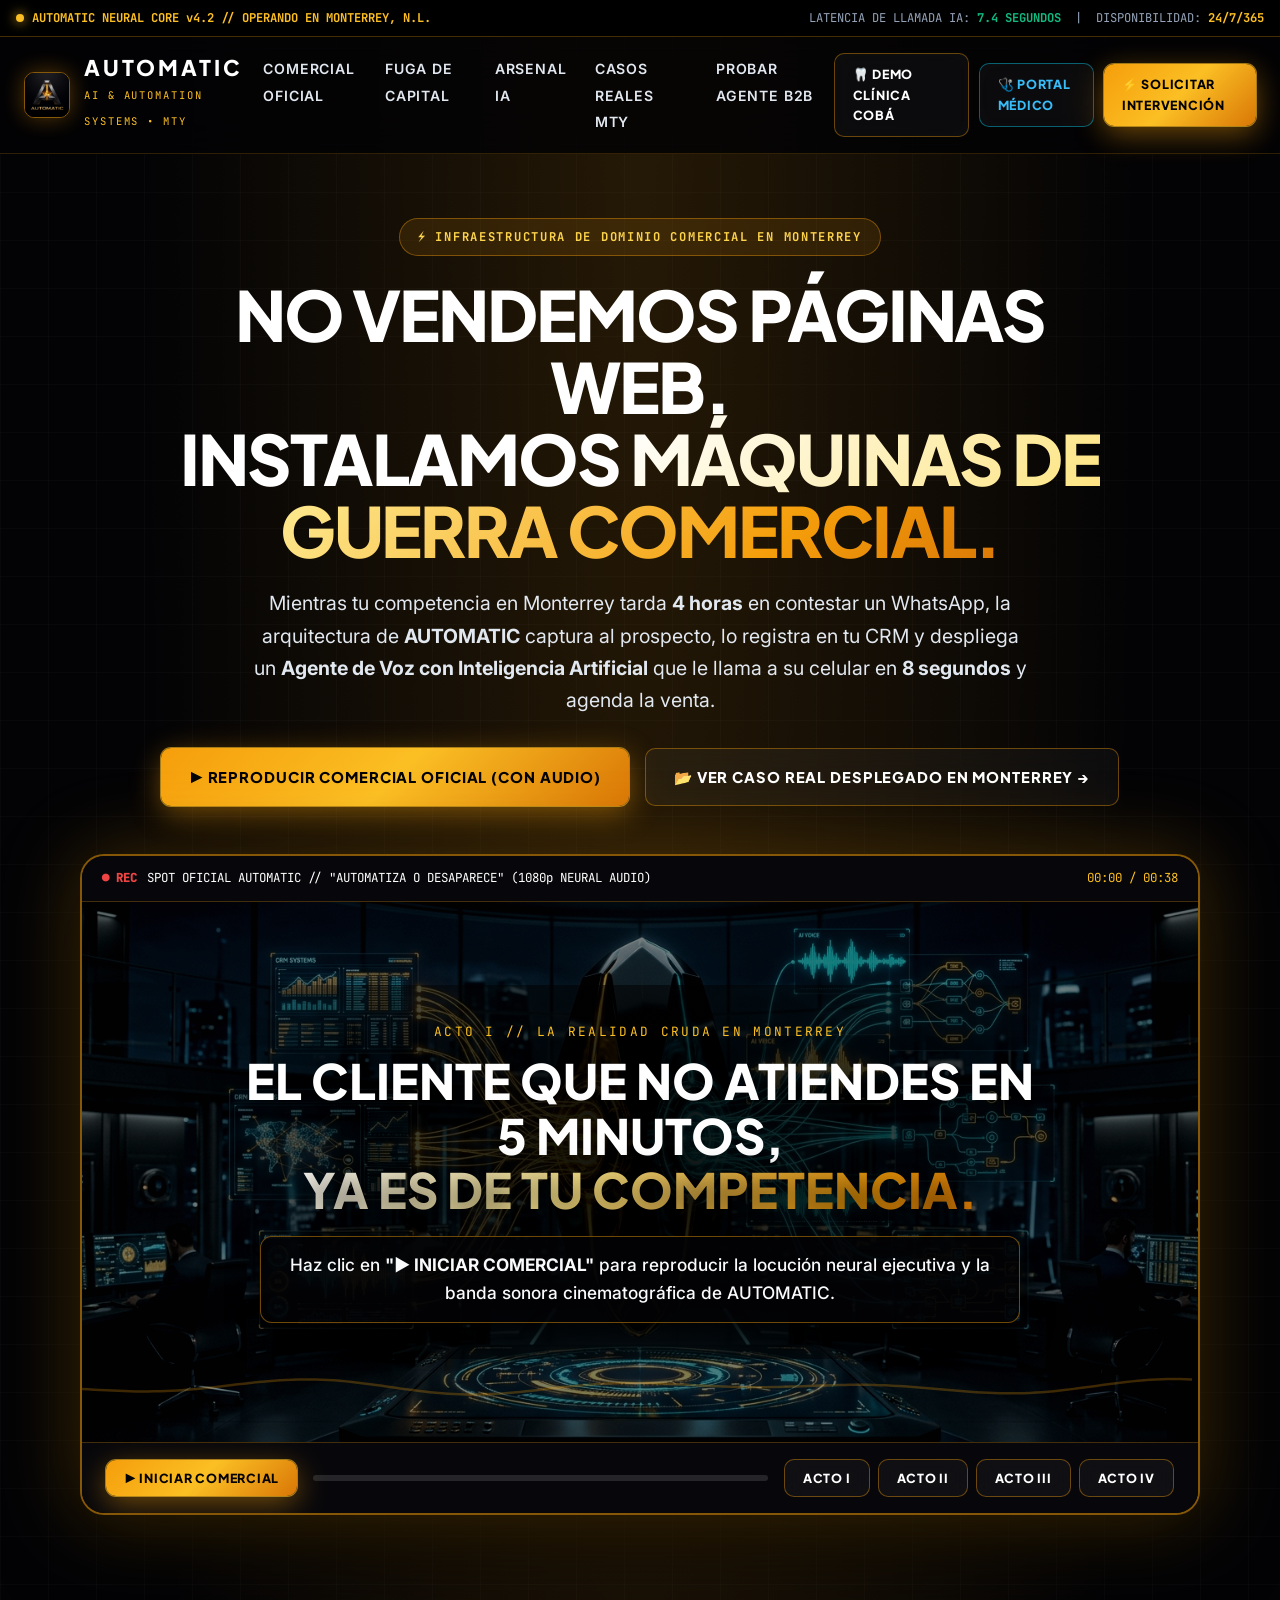
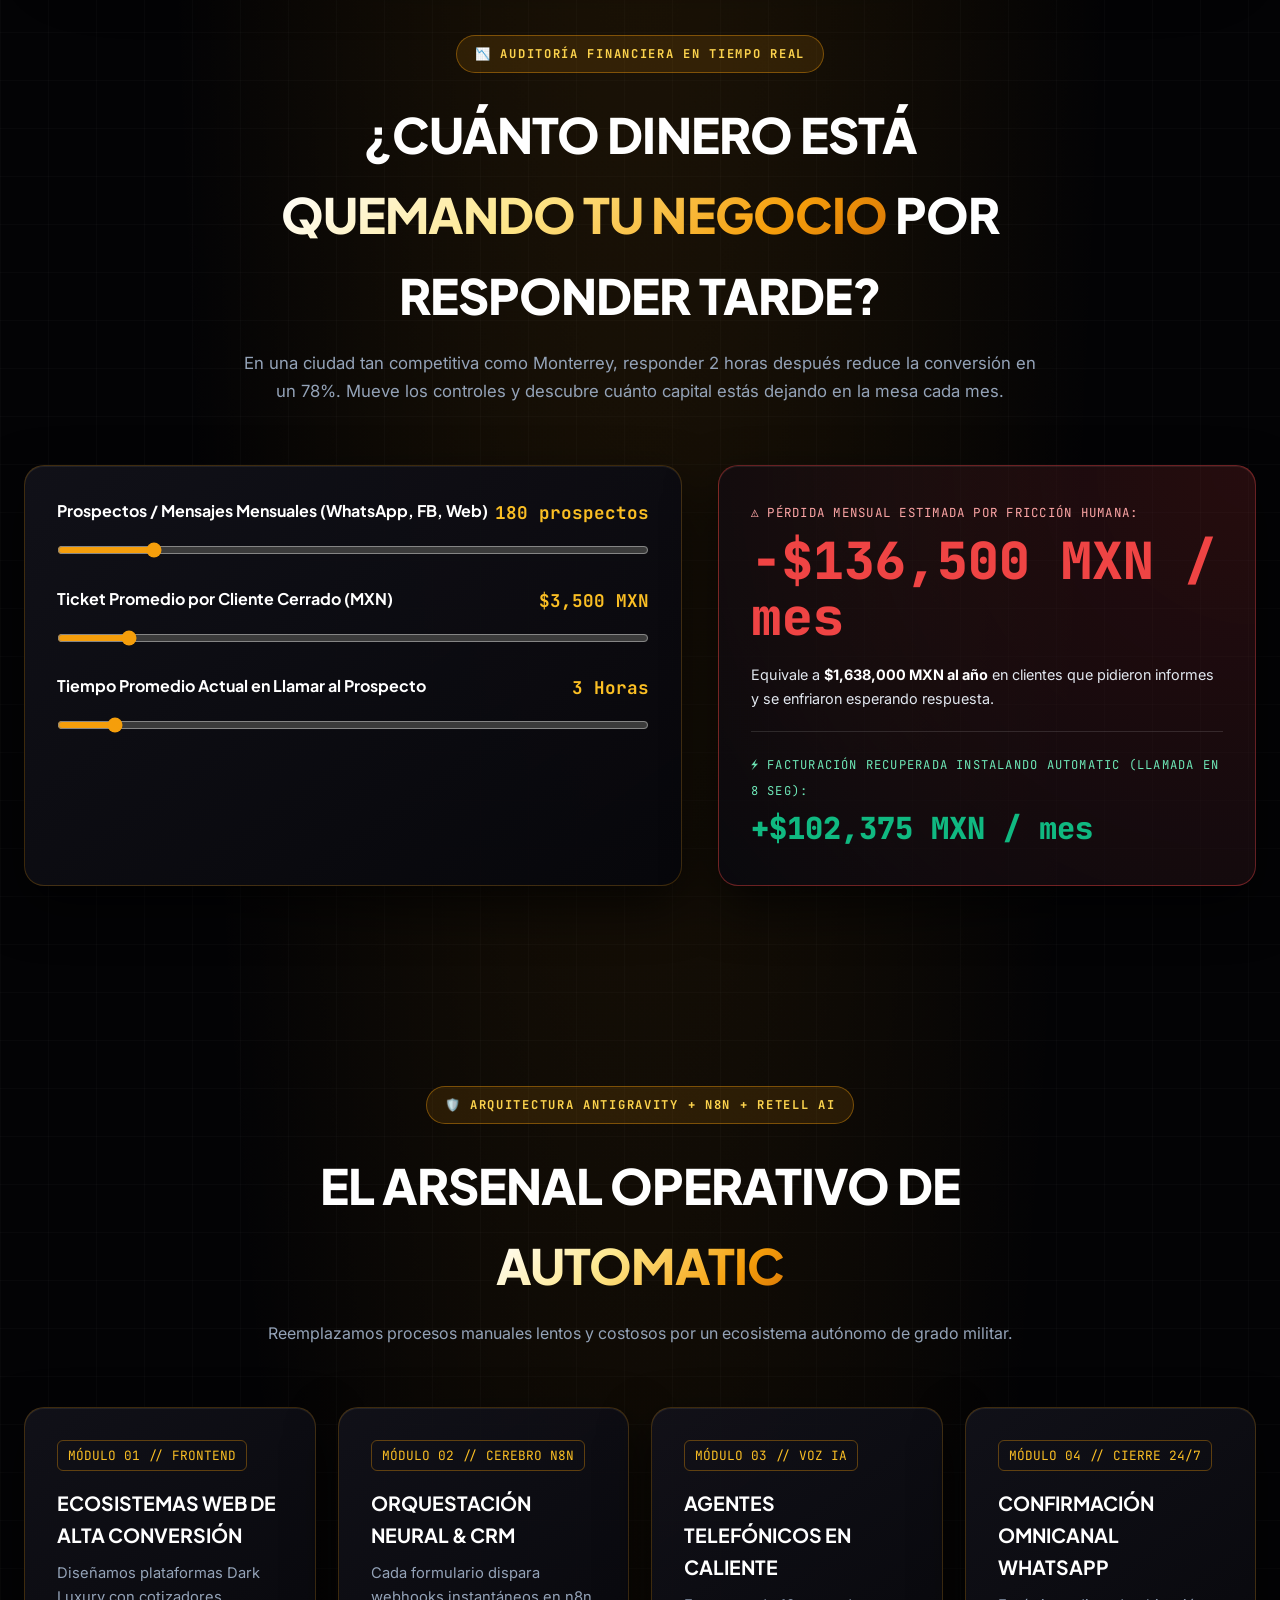
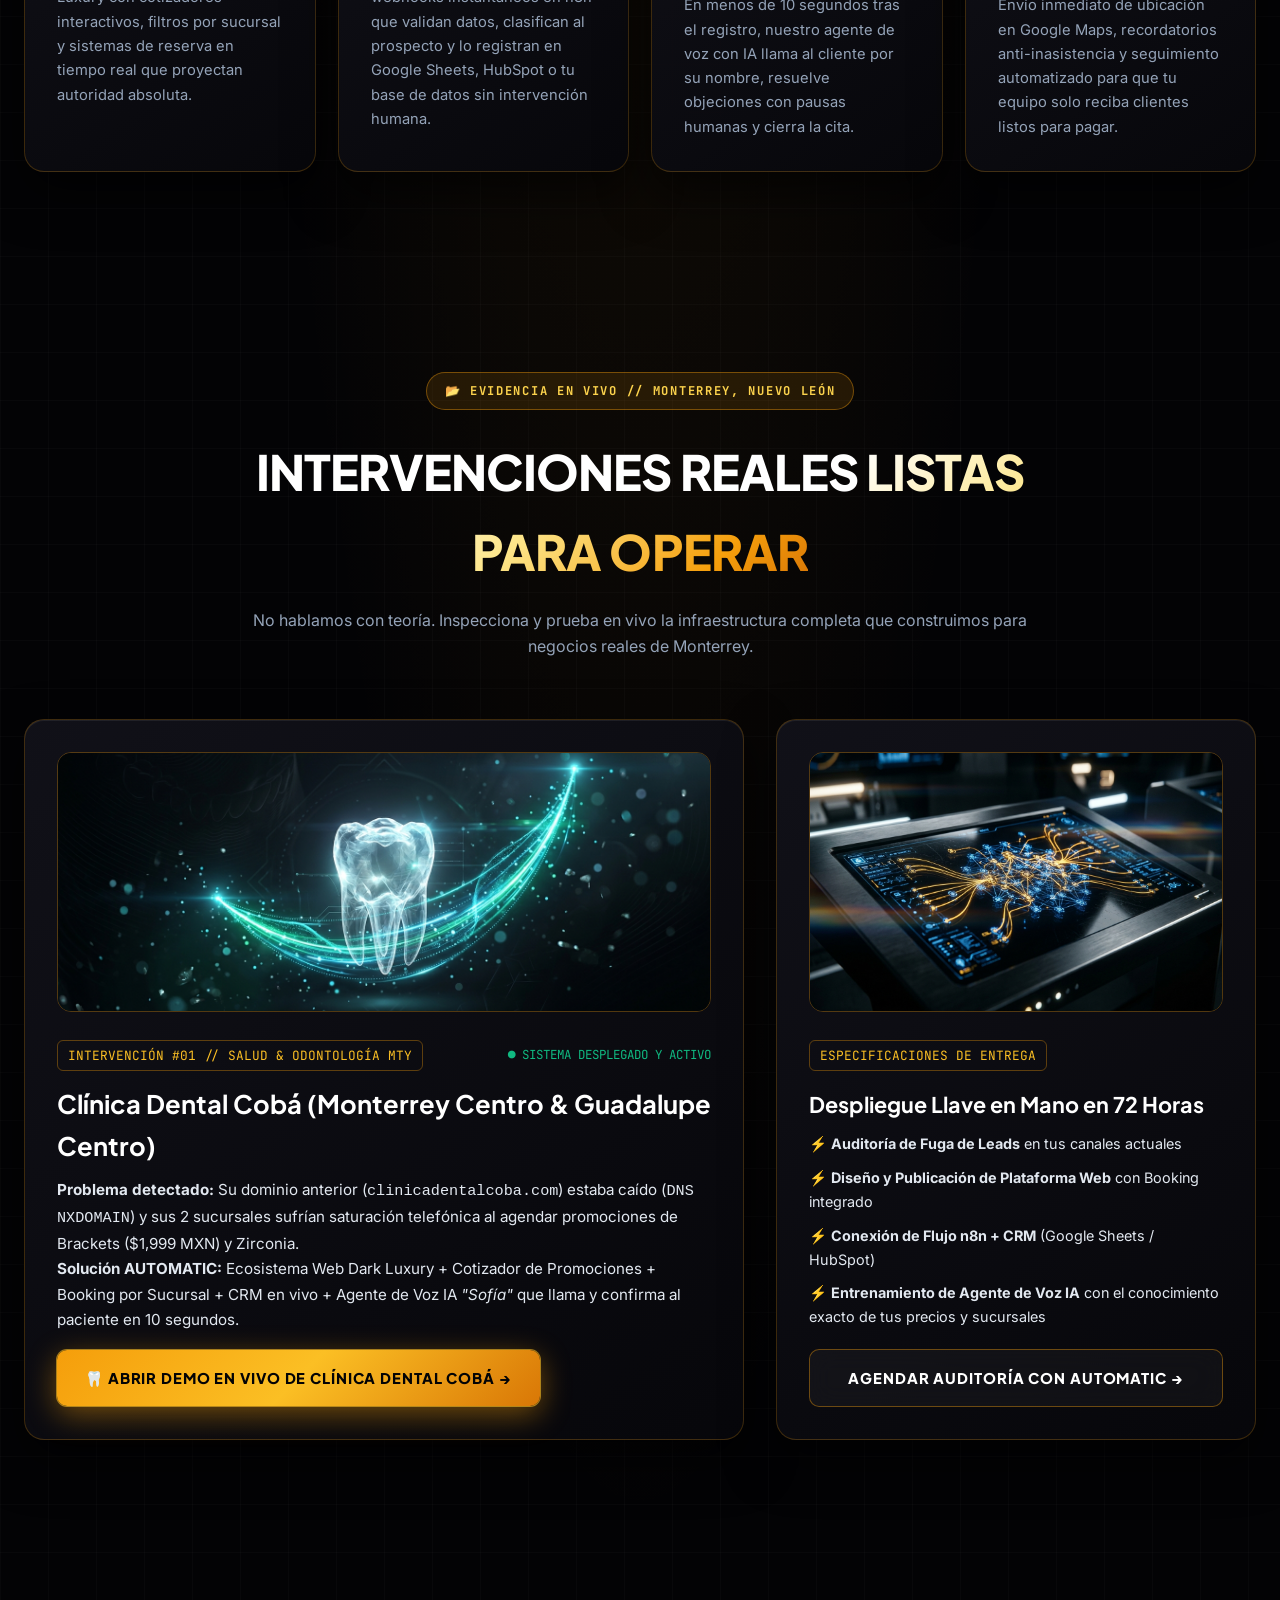
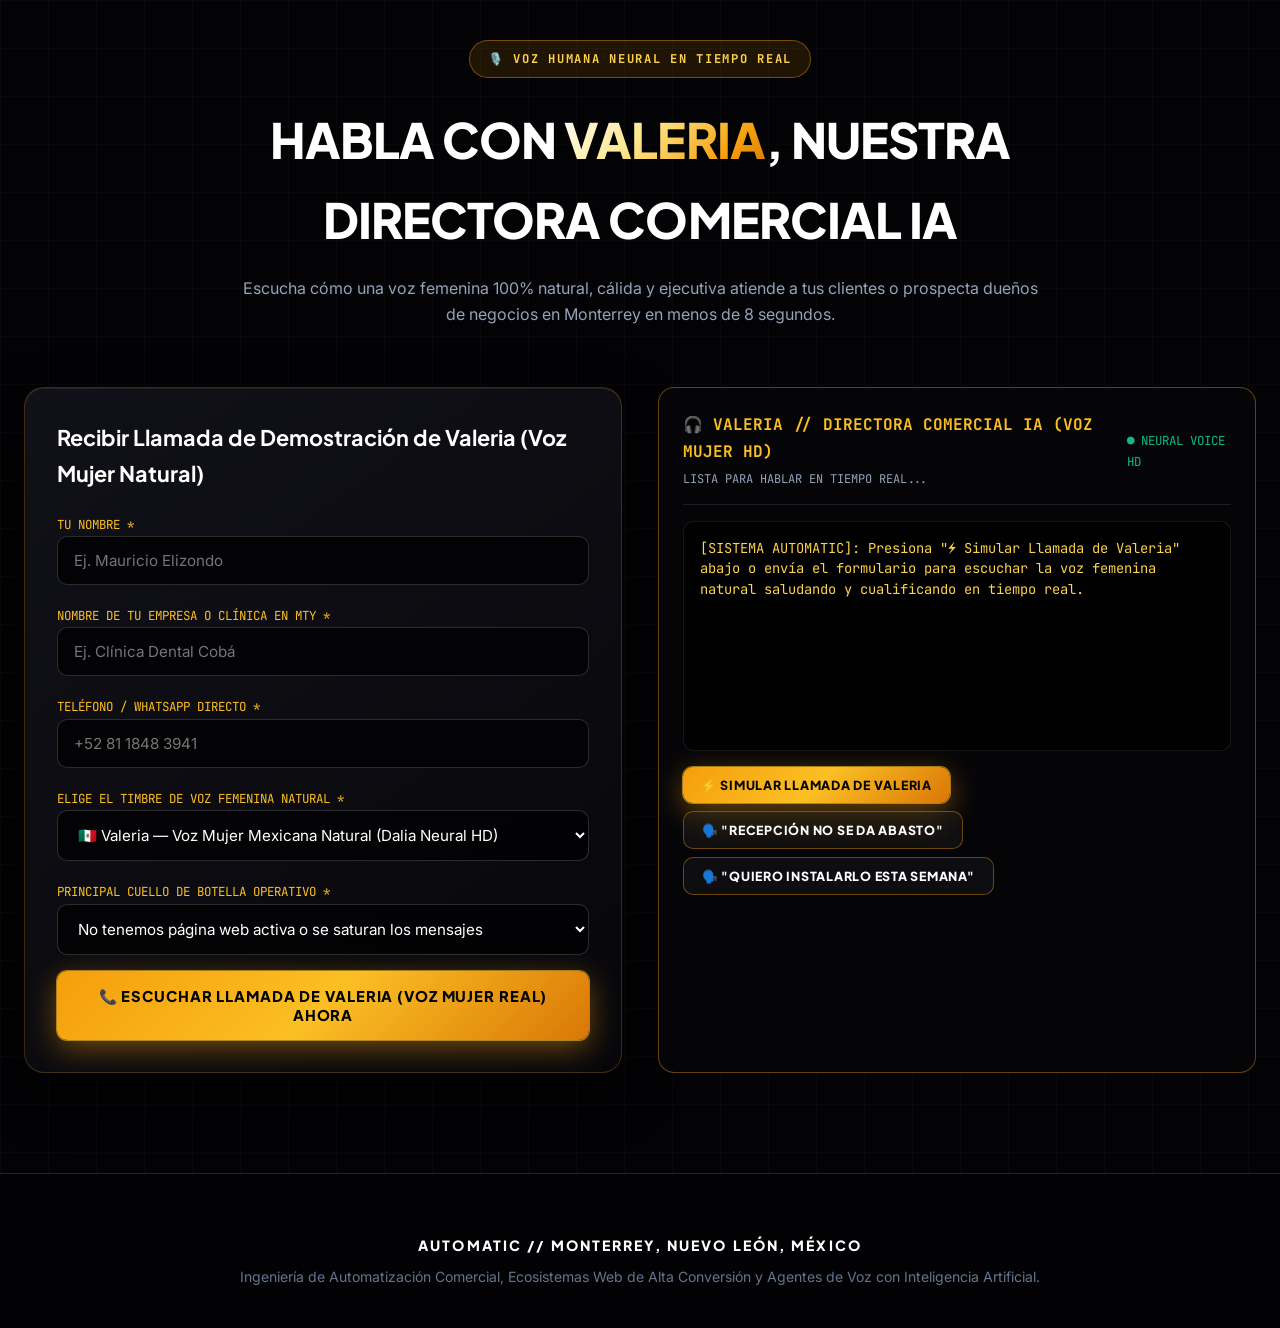
<file: automatic/index.html>
<!DOCTYPE html>
<html lang="es-MX">
<head>
    <meta charset="UTF-8">
    <meta name="viewport" content="width=device-width, initial-scale=1.0">
    <title>AUTOMATIC | Ingeniería de Automatización &amp; Dominio Comercial con IA — Monterrey</title>
    <meta name="description" content="AUTOMATIC: Agencia de Ingeniería de Automatización, Ecosistemas Web de Alta Conversión y Agentes de Voz con Inteligencia Artificial en Monterrey, N.L. Automatiza o desaparece.">
    <link rel="preconnect" href="https://fonts.googleapis.com">
    <link rel="preconnect" href="https://fonts.gstatic.com" crossorigin>
    <link href="https://fonts.googleapis.com/css2?family=Inter:wght@400;500;600;700&family=JetBrains+Mono:wght@500;700;800&family=Plus+Jakarta+Sans:wght@700;800&display=swap" rel="stylesheet">
    <link rel="icon" type="image/png" href="images/logo.png">
    <link rel="stylesheet" href="styles.css">
</head>
<body>

    <!-- Barra Superior de Telemetría Ejecutiva -->
    <div class="telemetry-bar">
        <div class="telemetry-status">
            <span class="pulse-dot"></span>
            AUTOMATIC NEURAL CORE v4.2 // OPERANDO EN MONTERREY, N.L.
        </div>
        <div>
            LATENCIA DE LLAMADA IA: <strong style="color:#10B981;">7.4 SEGUNDOS</strong> &nbsp;|&nbsp; DISPONIBILIDAD: <strong style="color:#FBBF24;">24/7/365</strong>
        </div>
    </div>

    <!-- Navbar Imponente -->
    <header class="navbar">
        <div class="container nav-wrap">
            <a href="#" class="brand">
                <img src="images/logo.png" alt="AUTOMATIC Logo">
                <div>
                    <span class="brand-title">AUTOMATIC</span>
                    <span class="brand-sub">AI &amp; Automation Systems &bull; MTY</span>
                </div>
            </a>

            <ul class="nav-links">
                <li><a href="#comercial">Comercial Oficial</a></li>
                <li><a href="#fuga-capital">Fuga de Capital</a></li>
                <li><a href="#arsenal">Arsenal IA</a></li>
                <li><a href="#casos-reales">Casos Reales MTY</a></li>
                <li><a href="#viktor-terminal">Probar Agente B2B</a></li>
            </ul>

            <div style="display:flex; gap:10px; align-items:center;">
                <a href="/clinica-coba/" class="btn btn-titanium btn-sm">
                    🦷 Demo Clínica Cobá
                </a>
                <a href="/doctor" class="btn btn-titanium btn-sm" style="border-color: rgba(6,182,212,0.5); color: #38BDF8;">
                    🩺 Portal Médico
                </a>
                <a href="#viktor-terminal" class="btn btn-gold btn-sm">
                    ⚡ Solicitar Intervención
                </a>
            </div>
        </div>
    </header>

    <!-- 1. HERO + COMERCIAL OFICIAL DE AUTOMATIC ("AUTOMATIZA O DESAPARECE") -->
    <section class="hero" id="comercial">
        <div class="container">
            <div class="hero-top">
                <span class="authority-tag">
                    ⚡ INFRAESTRUCTURA DE DOMINIO COMERCIAL EN MONTERREY
                </span>
                <h1 class="hero-h1">
                    No Vendemos Páginas Web.<br>
                    Instalamos <span class="gold-gradient">Máquinas de Guerra Comercial.</span>
                </h1>
                <p class="hero-lead">
                    Mientras tu competencia en Monterrey tarda <strong>4 horas</strong> en contestar un WhatsApp, la arquitectura de <strong>AUTOMATIC</strong> captura al prospecto, lo registra en tu CRM y despliega un <strong>Agente de Voz con Inteligencia Artificial</strong> que le llama a su celular en <strong>8 segundos</strong> y agenda la venta.
                </p>
                <div class="hero-ctas">
                    <button type="button" class="btn btn-gold" id="hero-play-commercial-btn" onclick="startOfficialCommercial()">
                        ▶ REPRODUCIR COMERCIAL OFICIAL (CON AUDIO)
                    </button>
                    <a href="#casos-reales" class="btn btn-titanium">
                        📂 Ver Caso Real Desplegado en Monterrey →
                    </a>
                </div>
            </div>

            <!-- CINE / REPRODUCTOR DEL COMERCIAL OFICIAL DE AUTOMATIC -->
            <div class="commercial-theatre" id="commercial-theatre">
                <div class="theatre-topbar">
                    <div style="display:flex; align-items:center; gap:10px;">
                        <span style="color:#EF4444; font-weight:800;">● REC</span>
                        <span>SPOT OFICIAL AUTOMATIC // "AUTOMATIZA O DESAPARECE" (1080p NEURAL AUDIO)</span>
                    </div>
                    <div id="theatre-timecode" style="color:var(--gold-400);">00:00 / 00:38</div>
                </div>

                <div class="theatre-viewport" id="theatre-viewport">
                    <img src="images/hero_visual.png" alt="Escena Comercial AUTOMATIC" class="commercial-bg-slide" id="commercial-bg-slide">
                    <canvas id="commercial-canvas"></canvas>

                    <div class="commercial-hud-overlay">
                        <span class="scene-tag" id="commercial-scene-tag">ACTO I // LA REALIDAD CRUDA EN MONTERREY</span>
                        <h2 class="commercial-kinetic-title" id="commercial-kinetic-title">
                            EL CLIENTE QUE NO ATIENDES EN 5 MINUTOS,<br><span class="gold-gradient">YA ES DE TU COMPETENCIA.</span>
                        </h2>
                        <div class="commercial-subtitle-box" id="commercial-subtitle-box">
                            Haz clic en <strong>"▶ INICIAR COMERCIAL"</strong> para reproducir la locución neural ejecutiva y la banda sonora cinematográfica de AUTOMATIC.
                        </div>
                    </div>
                </div>

                <div class="theatre-controls">
                    <button type="button" class="btn btn-gold btn-sm" id="play-toggle-btn" onclick="toggleCommercialPlayback()">
                        ▶ INICIAR COMERCIAL
                    </button>
                    <div class="progress-track">
                        <div class="progress-fill" id="commercial-progress-fill"></div>
                    </div>
                    <div style="display:flex; gap:8px;">
                        <button type="button" class="btn btn-titanium btn-sm" onclick="jumpToScene(0)">Acto I</button>
                        <button type="button" class="btn btn-titanium btn-sm" onclick="jumpToScene(1)">Acto II</button>
                        <button type="button" class="btn btn-titanium btn-sm" onclick="jumpToScene(2)">Acto III</button>
                        <button type="button" class="btn btn-titanium btn-sm" onclick="jumpToScene(3)">Acto IV</button>
                    </div>
                </div>
            </div>
        </div>
    </section>

    <!-- 2. CALCULADORA DE FUGA DE CAPITAL EN MONTERREY -->
    <section class="section" id="fuga-capital" style="padding-top: 30px;">
        <div class="container">
            <div class="section-header">
                <span class="authority-tag">📉 AUDITORÍA FINANCIERA EN TIEMPO REAL</span>
                <h2 class="section-title">¿Cuánto Dinero Está <span class="gold-gradient">Quemando Tu Negocio</span> Por Responder Tarde?</h2>
                <p style="color: var(--text-muted); font-size: 1.05rem;">
                    En una ciudad tan competitiva como Monterrey, responder 2 horas después reduce la conversión en un 78%. Mueve los controles y descubre cuánto capital estás dejando en la mesa cada mes.
                </p>
            </div>

            <div class="roi-grid">
                <div class="monolith-card">
                    <div class="slider-group">
                        <div class="slider-header">
                            <span>Prospectos / Mensajes Mensuales (WhatsApp, FB, Web)</span>
                            <span class="slider-val" id="val-leads">180 prospectos</span>
                        </div>
                        <input type="range" id="slider-leads" min="30" max="1000" step="10" value="180">
                    </div>

                    <div class="slider-group">
                        <div class="slider-header">
                            <span>Ticket Promedio por Cliente Cerrado (MXN)</span>
                            <span class="slider-val" id="val-ticket">$3,500 MXN</span>
                        </div>
                        <input type="range" id="slider-ticket" min="800" max="25000" step="100" value="3500">
                    </div>

                    <div class="slider-group" style="margin-bottom:0;">
                        <div class="slider-header">
                            <span>Tiempo Promedio Actual en Llamar al Prospecto</span>
                            <span class="slider-val" id="val-delay">3 Horas</span>
                        </div>
                        <input type="range" id="slider-delay" min="1" max="24" step="1" value="3">
                    </div>
                </div>

                <div class="monolith-card roi-result-box">
                    <div>
                        <span style="font-family:var(--font-mono); font-size:0.78rem; color:#FCA5A5; text-transform:uppercase; letter-spacing:0.1em;">
                            ⚠️ PÉRDIDA MENSUAL ESTIMADA POR FRICCIÓN HUMANA:
                        </span>
                        <div class="leak-amount" id="leak-monthly">-$151,200 MXN / mes</div>
                        <p style="font-size:0.9rem; color:var(--text-silver); margin-bottom:20px;">
                            Equivale a <strong id="leak-yearly" style="color:#fff;">$1,814,400 MXN al año</strong> en clientes que pidieron informes y se enfriaron esperando respuesta.
                        </p>
                    </div>

                    <div style="border-top:1px solid rgba(255,255,255,0.12); padding-top:18px;">
                        <span style="font-family:var(--font-mono); font-size:0.76rem; color:#6EE7B7; text-transform:uppercase; letter-spacing:0.1em;">
                            ⚡ FACTURACIÓN RECUPERADA INSTALANDO AUTOMATIC (LLAMADA EN 8 SEG):
                        </span>
                        <div class="recovered-amount" id="recovered-monthly">+$113,400 MXN / mes</div>
                    </div>
                </div>
            </div>
        </div>
    </section>

    <!-- 3. ARSENAL OPERATIVO DE AUTOMATIC (4 PILARES) -->
    <section class="section" id="arsenal">
        <div class="container">
            <div class="section-header">
                <span class="authority-tag">🛡️ ARQUITECTURA ANTIGRAVITY + N8N + RETELL AI</span>
                <h2 class="section-title">El Arsenal Operativo de <span class="gold-gradient">AUTOMATIC</span></h2>
                <p style="color: var(--text-muted);">
                    Reemplazamos procesos manuales lentos y costosos por un ecosistema autónomo de grado militar.
                </p>
            </div>

            <div class="arsenal-grid">
                <div class="monolith-card arsenal-card">
                    <span class="arsenal-num">MÓDULO 01 // FRONTEND</span>
                    <h3>Ecosistemas Web de Alta Conversión</h3>
                    <p>
                        Diseñamos plataformas Dark Luxury con cotizadores interactivos, filtros por sucursal y sistemas de reserva en tiempo real que proyectan autoridad absoluta.
                    </p>
                </div>

                <div class="monolith-card arsenal-card">
                    <span class="arsenal-num">MÓDULO 02 // CEREBRO N8N</span>
                    <h3>Orquestación Neural &amp; CRM</h3>
                    <p>
                        Cada formulario dispara webhooks instantáneos en n8n que validan datos, clasifican al prospecto y lo registran en Google Sheets, HubSpot o tu base de datos sin intervención humana.
                    </p>
                </div>

                <div class="monolith-card arsenal-card">
                    <span class="arsenal-num">MÓDULO 03 // VOZ IA</span>
                    <h3>Agentes Telefónicos en Caliente</h3>
                    <p>
                        En menos de 10 segundos tras el registro, nuestro agente de voz con IA llama al cliente por su nombre, resuelve objeciones con pausas humanas y cierra la cita.
                    </p>
                </div>

                <div class="monolith-card arsenal-card">
                    <span class="arsenal-num">MÓDULO 04 // CIERRE 24/7</span>
                    <h3>Confirmación Omnicanal WhatsApp</h3>
                    <p>
                        Envío inmediato de ubicación en Google Maps, recordatorios anti-inasistencia y seguimiento automatizado para que tu equipo solo reciba clientes listos para pagar.
                    </p>
                </div>
            </div>
        </div>
    </section>

    <!-- 4. CASOS DE INTERVENCIÓN REAL EN MONTERREY (DEMO EN VIVO DE CLÍNICA DENTAL COBÁ) -->
    <section class="section" id="casos-reales">
        <div class="container">
            <div class="section-header">
                <span class="authority-tag">📂 EVIDENCIA EN VIVO // MONTERREY, NUEVO LEÓN</span>
                <h2 class="section-title">Intervenciones Reales <span class="gold-gradient">Listas Para Operar</span></h2>
                <p style="color: var(--text-muted);">
                    No hablamos con teoría. Inspecciona y prueba en vivo la infraestructura completa que construimos para negocios reales de Monterrey.
                </p>
            </div>

            <div class="cases-grid">
                <div class="monolith-card">
                    <img src="images/scene_dental_case.png" alt="Caso Clínica Dental Cobá Monterrey" class="case-preview-img">
                    <div style="display:flex; justify-content:space-between; align-items:center; flex-wrap:wrap; gap:10px; margin-bottom:12px;">
                        <span class="arsenal-num" style="margin:0;">INTERVENCIÓN #01 // SALUD &amp; ODONTOLOGÍA MTY</span>
                        <span style="font-family:var(--font-mono); font-size:0.78rem; color:#10B981;">● SISTEMA DESPLEGADO Y ACTIVO</span>
                    </div>
                    <h3 style="font-family:var(--font-display); font-size:1.6rem; margin-bottom:10px;">
                        Clínica Dental Cobá (Monterrey Centro &amp; Guadalupe Centro)
                    </h3>
                    <p style="color:var(--text-silver); font-size:0.95rem; margin-bottom:18px;">
                        <strong>Problema detectado:</strong> Su dominio anterior (<code>clinicadentalcoba.com</code>) estaba caído (<code>DNS NXDOMAIN</code>) y sus 2 sucursales sufrían saturación telefónica al agendar promociones de Brackets ($1,999 MXN) y Zirconia.<br>
                        <strong>Solución AUTOMATIC:</strong> Ecosistema Web Dark Luxury + Cotizador de Promociones + Booking por Sucursal + CRM en vivo + Agente de Voz IA <em>"Sofía"</em> que llama y confirma al paciente en 10 segundos.
                    </p>
                    <div style="display:flex; gap:14px; flex-wrap:wrap;">
                        <a href="/clinica-coba" class="btn btn-gold">
                            🦷 ABRIR DEMO EN VIVO DE CLÍNICA DENTAL COBÁ →
                        </a>
                    </div>
                </div>

                <div class="monolith-card" style="display:flex; flex-direction:column; justify-content:space-between;">
                    <div>
                        <img src="images/scene_command.png" alt="Arquitectura n8n + Retell AI" class="case-preview-img">
                        <span class="arsenal-num">ESPECIFICACIONES DE ENTREGA</span>
                        <h3 style="font-family:var(--font-display); font-size:1.35rem; margin-bottom:10px;">
                            Despliegue Llave en Mano en 72 Horas
                        </h3>
                        <ul style="list-style:none; color:var(--text-silver); font-size:0.9rem; display:flex; flex-direction:column; gap:10px;">
                            <li>⚡ <strong>Auditoría de Fuga de Leads</strong> en tus canales actuales</li>
                            <li>⚡ <strong>Diseño y Publicación de Plataforma Web</strong> con Booking integrado</li>
                            <li>⚡ <strong>Conexión de Flujo n8n + CRM</strong> (Google Sheets / HubSpot)</li>
                            <li>⚡ <strong>Entrenamiento de Agente de Voz IA</strong> con el conocimiento exacto de tus precios y sucursales</li>
                        </ul>
                    </div>
                    <div style="margin-top:20px;">
                        <a href="#viktor-terminal" class="btn btn-titanium" style="width:100%;">
                            Agendar Auditoría con AUTOMATIC →
                        </a>
                    </div>
                </div>
            </div>
        </div>
    </section>

    <!-- 5. TERMINAL EN VIVO DE AGENTE DE VOZ B2B ("VALERIA — DIRECTORA COMERCIAL IA DE AUTOMATIC") -->
    <section class="section" id="viktor-terminal">
        <div class="container">
            <div class="section-header">
                <span class="authority-tag">🎙️ VOZ HUMANA NEURAL EN TIEMPO REAL</span>
                <h2 class="section-title">Habla con <span class="gold-gradient">VALERIA</span>, Nuestra Directora Comercial IA</h2>
                <p style="color: var(--text-muted);">
                    Escucha cómo una voz femenina 100% natural, cálida y ejecutiva atiende a tus clientes o prospecta dueños de negocios en Monterrey en menos de 8 segundos.
                </p>
            </div>

            <div class="b2b-terminal-grid">
                <div class="monolith-card">
                    <h3 style="font-family:var(--font-display); font-size:1.35rem; margin-bottom:18px;">
                        Recibir Llamada de Demostración de Valeria (Voz Mujer Natural)
                    </h3>
                    <form id="automatic-b2b-form">
                        <label style="font-size:0.78rem; font-family:var(--font-mono); color:var(--gold-400);">TU NOMBRE *</label>
                        <input type="text" id="b2b-nombre" class="form-input" placeholder="Ej. Mauricio Elizondo" required>

                        <label style="font-size:0.78rem; font-family:var(--font-mono); color:var(--gold-400);">NOMBRE DE TU EMPRESA O CLÍNICA EN MTY *</label>
                        <input type="text" id="b2b-empresa" class="form-input" placeholder="Ej. Clínica Dental Cobá" required>

                        <label style="font-size:0.78rem; font-family:var(--font-mono); color:var(--gold-400);">TELÉFONO / WHATSAPP DIRECTO *</label>
                        <input type="tel" id="b2b-telefono" class="form-input" placeholder="+52 81 1848 3941" required>

                        <label style="font-size:0.78rem; font-family:var(--font-mono); color:var(--gold-400);">ELIGE EL TIMBRE DE VOZ FEMENINA NATURAL *</label>
                        <select id="b2b-voice-select" class="form-select">
                            <option value="dalia">🇲🇽 Valeria — Voz Mujer Mexicana Natural (Dalia Neural HD)</option>
                            <option value="salome">🇨🇴 Camila — Voz Mujer Latina Cálida y Cercana (Salomé Neural HD)</option>
                            <option value="ava">✨ Ava — Voz Mujer Ultra-Expresiva con Respiración (DragonHD)</option>
                            <option value="paloma">🇺🇸 Paloma — Voz Mujer Ejecutiva Suave (Paloma Neural HD)</option>
                        </select>

                        <label style="font-size:0.78rem; font-family:var(--font-mono); color:var(--gold-400);">PRINCIPAL CUELLO DE BOTELLA OPERATIVO *</label>
                        <select id="b2b-dolor" class="form-select">
                            <option value="su página web está caída y se les saturan los mensajes de promoción">No tenemos página web activa o se saturan los mensajes</option>
                            <option value="reciben muchos mensajes por promociones y tardan en contestar">Recibimos muchos mensajes por promociones y tardamos en contestar</option>
                            <option value="buscan una asistente de voz con inteligencia artificial que agende citas">Queremos una Asistente de Voz IA que agende y confirme citas 24/7</option>
                        </select>

                        <button type="submit" class="btn btn-gold" style="width:100%;">
                            📞 ESCUCHAR LLAMADA DE VALERIA (VOZ MUJER REAL) AHORA
                        </button>
                    </form>
                </div>

                <div class="viktor-console">
                    <div style="display:flex; justify-content:space-between; align-items:center; border-bottom:1px solid rgba(255,255,255,0.1); padding-bottom:12px;">
                        <div>
                            <strong style="color:var(--gold-400); display:block;">🎧 VALERIA // DIRECTORA COMERCIAL IA (VOZ MUJER HD)</strong>
                            <span style="font-size:0.75rem; color:var(--text-muted);" id="viktor-status">LISTA PARA HABLAR EN TIEMPO REAL...</span>
                        </div>
                        <span style="color:#10B981; font-size:0.78rem;">● NEURAL VOICE HD</span>
                    </div>

                    <div class="viktor-log" id="viktor-log">
                        <div class="viktor-msg ai">
                            [SISTEMA AUTOMATIC]: Presiona "⚡ Simular Llamada de Valeria" abajo o envía el formulario para escuchar la voz femenina natural saludando y cualificando en tiempo real.
                        </div>
                    </div>

                    <div style="display:flex; gap:8px; flex-wrap:wrap;">
                        <button type="button" class="btn btn-gold btn-sm" onclick="simulateViktorDemo()">
                            ⚡ Simular Llamada de Valeria
                        </button>
                        <button type="button" class="btn btn-titanium btn-sm" onclick="viktorUserReply('Oye Valeria, nos llegan más de cincuenta mensajes diarios por las promociones y recepción no se da abasto.')">
                            🗣️ "Recepción no se da abasto"
                        </button>
                        <button type="button" class="btn btn-titanium btn-sm" onclick="viktorUserReply('Me encanta cómo te escuchas Valeria, quiero instalar esto en mi negocio esta semana.')">
                            🗣️ "Quiero instalarlo esta semana"
                        </button>
                    </div>
                </div>
            </div>
        </div>
    </section>

    <footer class="footer">
        <div class="container">
            <p style="color:#fff; font-family:var(--font-display); font-weight:800; letter-spacing:0.15em; margin-bottom:8px;">
                AUTOMATIC // MONTERREY, NUEVO LEÓN, MÉXICO
            </p>
            <p>
                Ingeniería de Automatización Comercial, Ecosistemas Web de Alta Conversión y Agentes de Voz con Inteligencia Artificial.
            </p>
        </div>
    </footer>

    <script src="script.js"></script>
</body>
</html>
</file>
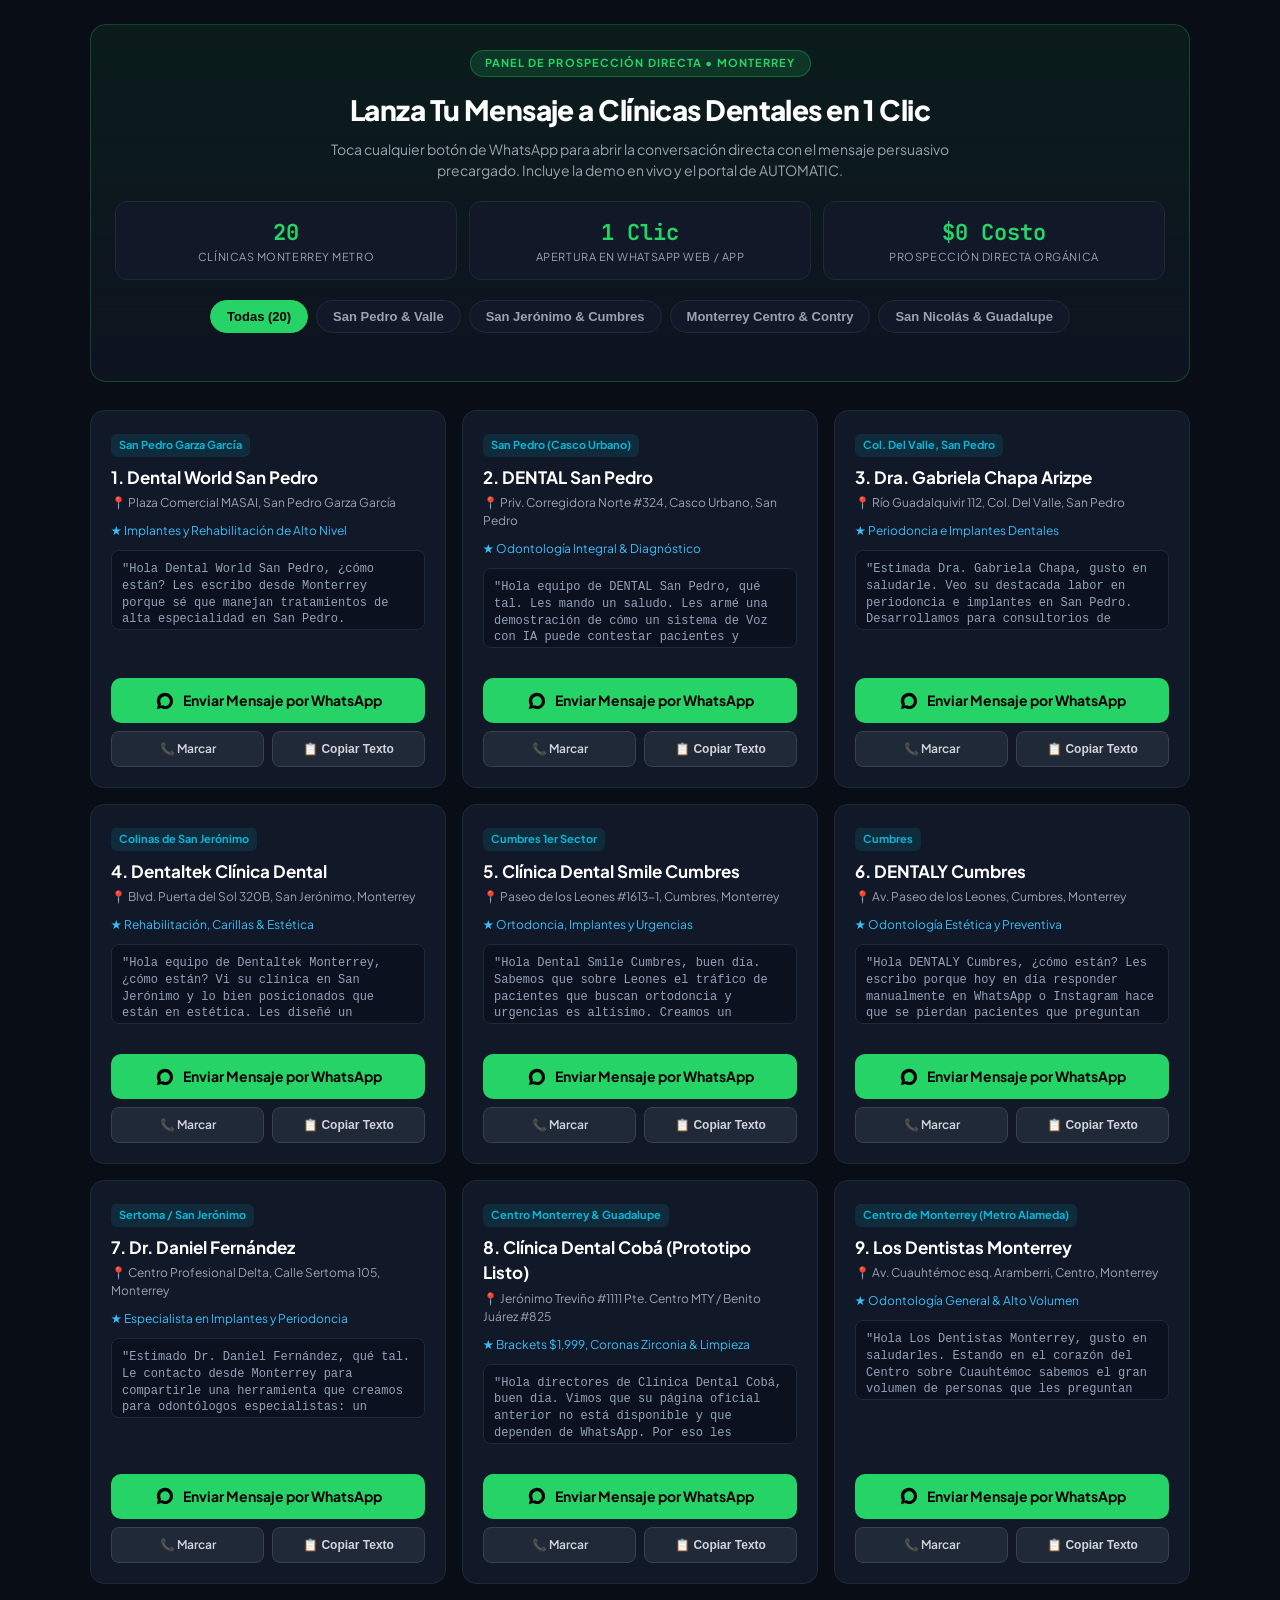
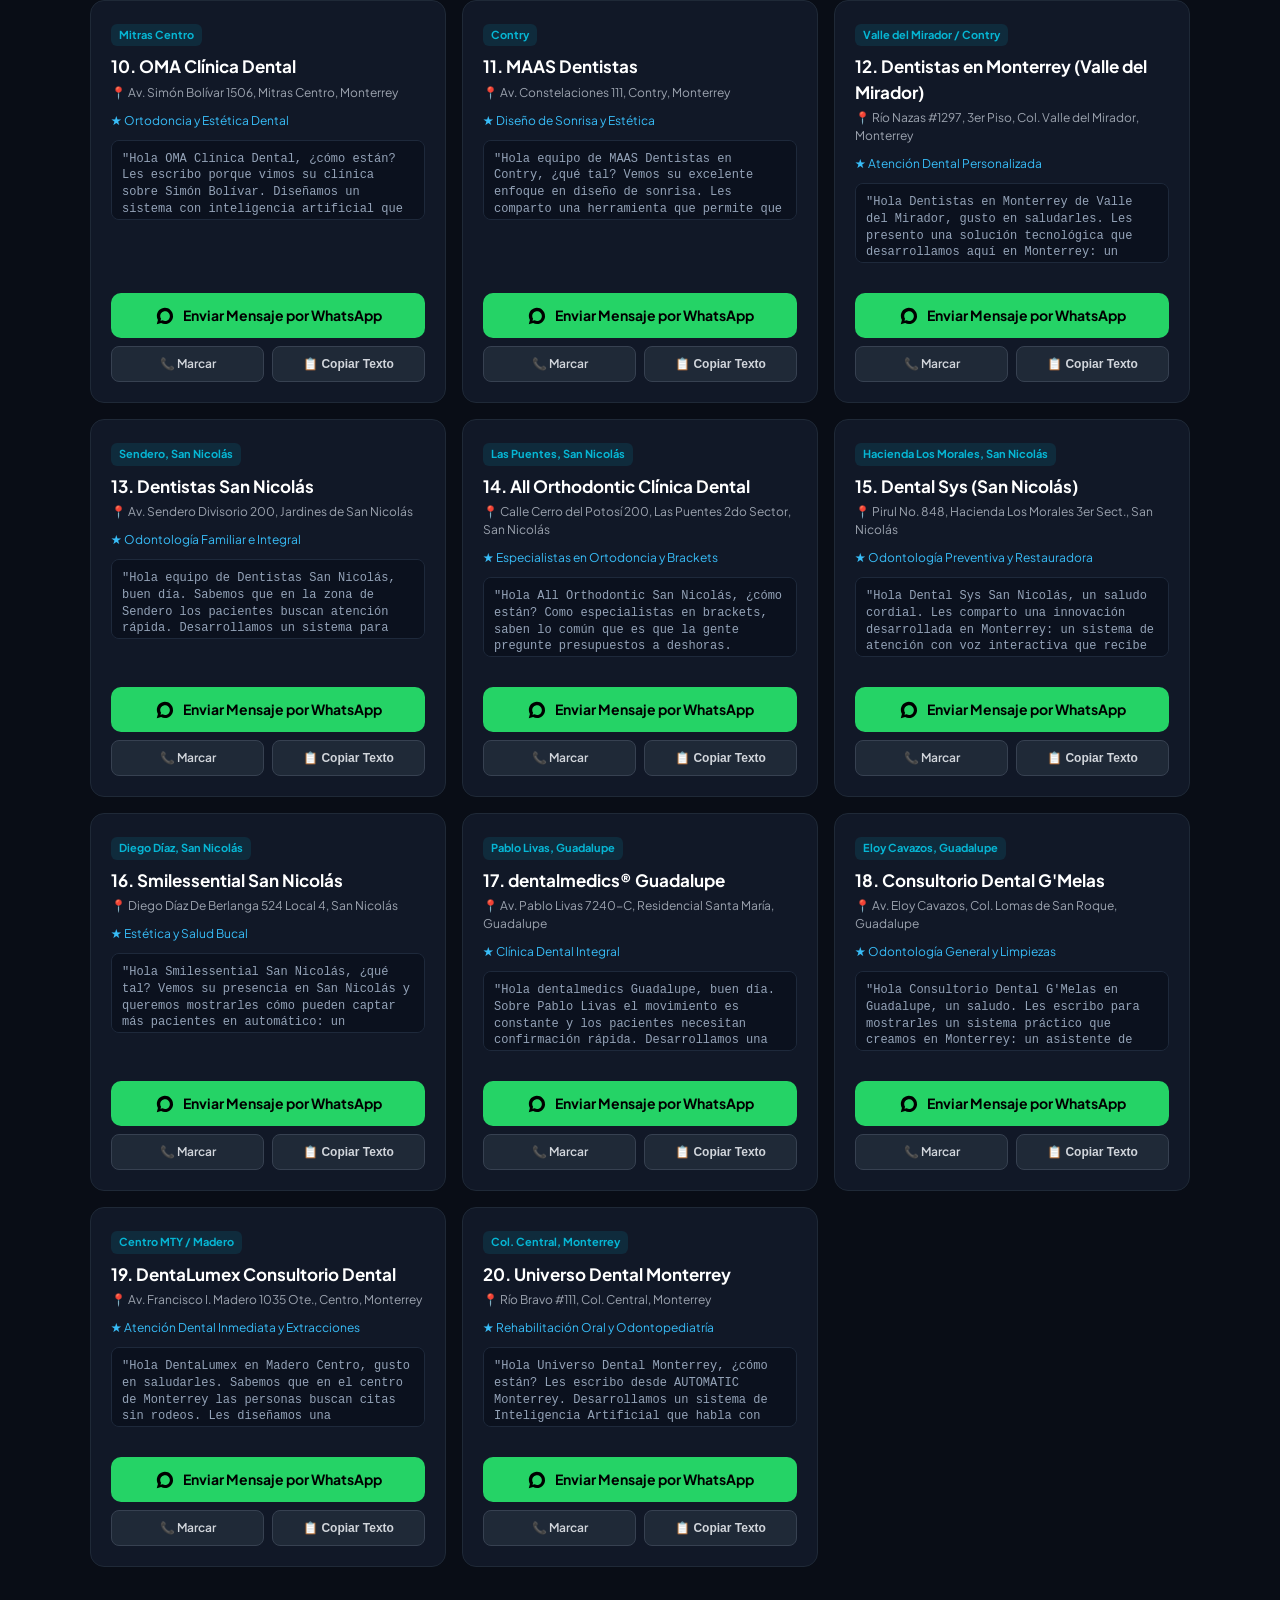
<file: whatsapp.html>
<!DOCTYPE html>
<html lang="es">
<head>
  <meta charset="UTF-8">
  <meta name="viewport" content="width=device-width, initial-scale=1.0">
  <title>AUTOMATIC • Directorio de Prospección WhatsApp MTY</title>
  <link rel="preconnect" href="https://fonts.googleapis.com">
  <link rel="preconnect" href="https://fonts.gstatic.com" crossorigin>
  <link href="https://fonts.googleapis.com/css2?family=Plus+Jakarta+Sans:wght@400;500;600;700;800&family=JetBrains+Mono:wght@500;700&display=swap" rel="stylesheet">
  <style>
    :root {
      --bg: #090D16;
      --card-bg: #111827;
      --border: #1F2937;
      --border-hover: #374151;
      --text: #F3F4F6;
      --text-muted: #9CA3AF;
      --whatsapp: #25D366;
      --whatsapp-dark: #128C7E;
      --cyan: #06B6D4;
      --gold: #F59E0B;
    }
    * { box-sizing: border-box; margin: 0; padding: 0; }
    body {
      font-family: 'Plus Jakarta Sans', sans-serif;
      background: var(--bg);
      color: var(--text);
      padding: 24px 16px 80px;
      line-height: 1.5;
    }
    .container {
      max-width: 1100px;
      margin: 0 auto;
    }
    header {
      margin-bottom: 28px;
      text-align: center;
      padding: 24px;
      background: linear-gradient(180deg, rgba(37,211,102,0.08) 0%, rgba(17,24,39,0.6) 100%);
      border: 1px solid rgba(37,211,102,0.25);
      border-radius: 16px;
    }
    .badge {
      display: inline-block;
      background: rgba(37,211,102,0.15);
      color: var(--whatsapp);
      font-size: 11px;
      font-weight: 700;
      text-transform: uppercase;
      letter-spacing: 0.1em;
      padding: 4px 14px;
      border-radius: 999px;
      border: 1px solid rgba(37,211,102,0.3);
      margin-bottom: 12px;
    }
    h1 {
      font-size: 28px;
      font-weight: 800;
      letter-spacing: -0.02em;
      margin-bottom: 8px;
      color: #FFFFFF;
    }
    p.lead {
      color: var(--text-muted);
      font-size: 14px;
      max-width: 650px;
      margin: 0 auto;
    }
    .stats-bar {
      display: grid;
      grid-template-columns: repeat(auto-fit, minmax(180px, 1fr));
      gap: 12px;
      margin: 20px 0;
    }
    .stat-card {
      background: var(--card-bg);
      border: 1px solid var(--border);
      border-radius: 12px;
      padding: 14px 18px;
      text-align: center;
    }
    .stat-num {
      font-family: 'JetBrains Mono', monospace;
      font-size: 22px;
      font-weight: 700;
      color: var(--whatsapp);
    }
    .stat-label {
      font-size: 11px;
      text-transform: uppercase;
      color: var(--text-muted);
      letter-spacing: 0.05em;
    }
    .filter-tabs {
      display: flex;
      flex-wrap: wrap;
      gap: 8px;
      margin-bottom: 24px;
      justify-content: center;
    }
    .tab-btn {
      background: var(--card-bg);
      border: 1px solid var(--border);
      color: var(--text-muted);
      padding: 8px 16px;
      border-radius: 999px;
      font-size: 13px;
      font-weight: 600;
      cursor: pointer;
      transition: all 0.2s ease;
    }
    .tab-btn:hover, .tab-btn.active {
      background: var(--whatsapp);
      color: #000;
      border-color: var(--whatsapp);
      font-weight: 700;
    }
    .grid {
      display: grid;
      grid-template-columns: repeat(auto-fill, minmax(320px, 1fr));
      gap: 16px;
    }
    .clinic-card {
      background: var(--card-bg);
      border: 1px solid var(--border);
      border-radius: 14px;
      padding: 20px;
      display: flex;
      flex-direction: column;
      justify-content: space-between;
      transition: transform 0.2s ease, border-color 0.2s ease, box-shadow 0.2s ease;
    }
    .clinic-card:hover {
      transform: translateY(-3px);
      border-color: var(--whatsapp);
      box-shadow: 0 10px 25px rgba(37,211,102,0.1);
    }
    .card-top {
      margin-bottom: 16px;
    }
    .clinic-tag {
      font-size: 11px;
      font-weight: 700;
      padding: 3px 8px;
      border-radius: 6px;
      background: rgba(6,182,212,0.12);
      color: var(--cyan);
      display: inline-block;
      margin-bottom: 8px;
    }
    .clinic-name {
      font-size: 17px;
      font-weight: 700;
      color: #FFF;
      margin-bottom: 4px;
    }
    .clinic-loc {
      font-size: 12px;
      color: var(--text-muted);
      display: flex;
      align-items: center;
      gap: 4px;
      margin-bottom: 10px;
    }
    .pitch-preview {
      background: #0B111E;
      border: 1px solid #1E293B;
      border-radius: 8px;
      padding: 10px;
      font-size: 12px;
      color: #94A3B8;
      line-height: 1.4;
      font-family: monospace;
      margin-bottom: 14px;
      max-height: 80px;
      overflow-y: auto;
    }
    .actions {
      display: flex;
      flex-direction: column;
      gap: 8px;
    }
    .btn-wa {
      display: flex;
      align-items: center;
      justify-content: center;
      gap: 8px;
      background: #25D366;
      color: #000;
      font-weight: 700;
      font-size: 14px;
      padding: 12px;
      border-radius: 10px;
      text-decoration: none;
      transition: all 0.2s;
    }
    .btn-wa:hover {
      background: #20BD5A;
      box-shadow: 0 4px 15px rgba(37,211,102,0.4);
    }
    .sub-actions {
      display: grid;
      grid-template-columns: 1fr 1fr;
      gap: 8px;
    }
    .btn-sub {
      display: flex;
      align-items: center;
      justify-content: center;
      gap: 6px;
      background: #1F2937;
      color: #D1D5DB;
      font-size: 12px;
      font-weight: 600;
      padding: 8px;
      border-radius: 8px;
      text-decoration: none;
      border: 1px solid #374151;
      transition: all 0.2s;
    }
    .btn-sub:hover {
      background: #374151;
      color: #FFF;
    }
    .copy-toast {
      position: fixed;
      bottom: 24px;
      left: 50%;
      transform: translateX(-50%);
      background: #10B981;
      color: #000;
      padding: 10px 20px;
      border-radius: 999px;
      font-weight: 700;
      font-size: 13px;
      opacity: 0;
      pointer-events: none;
      transition: opacity 0.3s ease;
      z-index: 1000;
    }
    .copy-toast.show {
      opacity: 1;
    }
  </style>
</head>
<body>
  <div class="container">
    <header>
      <div class="badge">Panel de Prospección Directa • Monterrey</div>
      <h1>Lanza Tu Mensaje a Clínicas Dentales en 1 Clic</h1>
      <p class="lead">Toca cualquier botón de WhatsApp para abrir la conversación directa con el mensaje persuasivo precargado. Incluye la demo en vivo y el portal de AUTOMATIC.</p>
      
      <div class="stats-bar">
        <div class="stat-card">
          <div class="stat-num">20</div>
          <div class="stat-label">Clínicas Monterrey Metro</div>
        </div>
        <div class="stat-card">
          <div class="stat-num">1 Clic</div>
          <div class="stat-label">Apertura en WhatsApp Web / App</div>
        </div>
        <div class="stat-card">
          <div class="stat-num">$0 Costo</div>
          <div class="stat-label">Prospección Directa Orgánica</div>
        </div>
      </div>

      <div class="filter-tabs">
        <button class="tab-btn active" onclick="filterZone('all', this)">Todas (20)</button>
        <button class="tab-btn" onclick="filterZone('san-pedro', this)">San Pedro & Valle</button>
        <button class="tab-btn" onclick="filterZone('san-jeronimo', this)">San Jerónimo & Cumbres</button>
        <button class="tab-btn" onclick="filterZone('centro', this)">Monterrey Centro & Contry</button>
        <button class="tab-btn" onclick="filterZone('nicolas-guadalupe', this)">San Nicolás & Guadalupe</button>
      </div>
    </header>

    <div class="grid" id="clinicsGrid"></div>
  </div>

  <div class="copy-toast" id="toast">¡Mensaje copiado al portapapeles!</div>

  <script>
    const DEMO_URL = "https://dec-convertible-bin-looks.trycloudflare.com/clinica-coba/";
    const AGENCY_URL = "https://dec-convertible-bin-looks.trycloudflare.com/";

    const CLINICAS = [
      // Zona 1: San Pedro & Valle
      {
        id: 1,
        name: "Dental World San Pedro",
        zone: "san-pedro",
        zoneLabel: "San Pedro Garza García",
        address: "Plaza Comercial MASAI, San Pedro Garza García",
        phone: "+52 81 3114 6697",
        waDigits: "528131146697",
        callPhone: "+528117813400",
        specialty: "Implantes y Rehabilitación de Alto Nivel",
        pitch: `Hola Dental World San Pedro, ¿cómo están? Les escribo desde Monterrey porque sé que manejan tratamientos de alta especialidad en San Pedro. Desarrollamos un Asistente de Voz con Inteligencia Artificial que atiende 24/7 en su página web, responde dudas de implantes y les emite pases digitales con QR al paciente en segundos. Es la opción más económica de Monterrey y con soporte local incluido. Les preparé esta demo en vivo para que la prueben: ${DEMO_URL} ¿Les gustaría que les comparta un audio breve de 1 minuto para ver si les sirve?`
      },
      {
        id: 2,
        name: "DENTAL San Pedro",
        zone: "san-pedro",
        zoneLabel: "San Pedro (Casco Urbano)",
        address: "Priv. Corregidora Norte #324, Casco Urbano, San Pedro",
        phone: "+52 81 1186 5429",
        waDigits: "528111865429",
        callPhone: "+528111865429",
        specialty: "Odontología Integral & Diagnóstico",
        pitch: `Hola equipo de DENTAL San Pedro, qué tal. Les mando un saludo. Les armé una demostración de cómo un sistema de Voz con IA puede contestar pacientes y agendar citas en su web incluso los domingos o por la noche, entregándoles un pase con folio y QR para evitar inasistencias. Es el sistema más accesible del mercado con soporte en Monterrey. Miren la demo funcionando aquí: ${DEMO_URL} ¿Tienen 5 minutitos para que les platique cómo funciona?`
      },
      {
        id: 3,
        name: "Dra. Gabriela Chapa Arizpe",
        zone: "san-pedro",
        zoneLabel: "Col. Del Valle, San Pedro",
        address: "Río Guadalquivir 112, Col. Del Valle, San Pedro",
        phone: "+52 81 2039 4078",
        waDigits: "528120394078",
        callPhone: "+528120394078",
        specialty: "Periodoncia e Implantes Dentales",
        pitch: `Estimada Dra. Gabriela Chapa, gusto en saludarle. Veo su destacada labor en periodoncia e implantes en San Pedro. Desarrollamos para consultorios de especialidad un asistente de voz que retiene a pacientes con urgencias y dudas clínicas al instante en la web, emitiendo un pase digital personalizado. Es sumamente económico y con soporte técnico local. Puede probar la demo en vivo aquí: ${DEMO_URL} ¿Le gustaría agendar una llamada rápida de 5 minutos?`
      },

      // Zona 2: San Jerónimo & Cumbres
      {
        id: 4,
        name: "Dentaltek Clínica Dental",
        zone: "san-jeronimo",
        zoneLabel: "Colinas de San Jerónimo",
        address: "Blvd. Puerta del Sol 320B, San Jerónimo, Monterrey",
        phone: "+52 81 1798 4513",
        waDigits: "528117984513",
        callPhone: "+528117984513",
        specialty: "Rehabilitación, Carillas & Estética",
        pitch: `Hola equipo de Dentaltek Monterrey, ¿cómo están? Vi su clínica en San Jerónimo y lo bien posicionados que están en estética. Les diseñé un prototipo de recepción inteligente con voz IA que atiende prospectos en su sitio web y confirma citas con pase digital QR, reduciendo pacientes que no asisten. Es la alternativa más económica de la competencia y con soporte local en Monterrey. Prueben el prototipo en vivo aquí: ${DEMO_URL} ¿Cuándo podríamos platicarlo brevemente?`
      },
      {
        id: 5,
        name: "Clínica Dental Smile Cumbres",
        zone: "san-jeronimo",
        zoneLabel: "Cumbres 1er Sector",
        address: "Paseo de los Leones #1613-1, Cumbres, Monterrey",
        phone: "+52 81 1365 1610",
        waDigits: "528113651610",
        callPhone: "+528113651610",
        specialty: "Ortodoncia, Implantes y Urgencias",
        pitch: `Hola Dental Smile Cumbres, buen día. Sabemos que sobre Leones el tráfico de pacientes que buscan ortodoncia y urgencias es altísimo. Creamos un sistema para consultorios en Monterrey con agente de voz IA 24/7 que contesta dudas de brackets y aparta citas automáticamente con pase de recepción QR. Mucho más económico que cualquier software tradicional y con soporte continuo. Miren la demo en vivo: ${DEMO_URL} ¿Les gustaría que les muestre cómo adaptarlo a su clínica?`
      },
      {
        id: 6,
        name: "DENTALY Cumbres",
        zone: "san-jeronimo",
        zoneLabel: "Cumbres",
        address: "Av. Paseo de los Leones, Cumbres, Monterrey",
        phone: "+52 81 8161 2713",
        waDigits: "528181612713",
        callPhone: "+528181612713",
        specialty: "Odontología Estética y Preventiva",
        pitch: `Hola DENTALY Cumbres, ¿cómo están? Les escribo porque hoy en día responder manualmente en WhatsApp o Instagram hace que se pierdan pacientes que preguntan tarde. Les monté una demo de Asistente de Voz con IA que atiende en su web y les entrega a sus pacientes un pase de cita formal con código QR. La mejor parte: es el más económico de Monterrey y les damos todo el soporte. Chequen la demo aquí: ${DEMO_URL} ¿Tienen unos minutos para platicar?`
      },
      {
        id: 7,
        name: "Dr. Daniel Fernández",
        zone: "san-jeronimo",
        zoneLabel: "Sertoma / San Jerónimo",
        address: "Centro Profesional Delta, Calle Sertoma 105, Monterrey",
        phone: "+52 81 1880 9351",
        waDigits: "528118809351",
        callPhone: "+528118809351",
        specialty: "Especialista en Implantes y Periodoncia",
        pitch: `Estimado Dr. Daniel Fernández, qué tal. Le contacto desde Monterrey para compartirle una herramienta que creamos para odontólogos especialistas: un recepcionista de voz con IA que califica pacientes, responde sobre implantes y agenda citas emitiendo pase digital. Cero complicaciones técnicas, el costo más competitivo del mercado y soporte directo. Pruebe el prototipo en vivo aquí: ${DEMO_URL} Quedo a su disposición si le interesa evaluarlo.`
      },

      // Zona 3: Monterrey Centro, Mitras & Contry
      {
        id: 8,
        name: "Clínica Dental Cobá (Prototipo Listo)",
        zone: "centro",
        zoneLabel: "Centro Monterrey & Guadalupe",
        address: "Jerónimo Treviño #1111 Pte. Centro MTY / Benito Juárez #825",
        phone: "+52 81 1848 3941",
        waDigits: "528118483941",
        callPhone: "+528118483941",
        specialty: "Brackets $1,999, Coronas Zirconia & Limpieza",
        pitch: `Hola directores de Clínica Dental Cobá, buen día. Vimos que su página oficial anterior no está disponible y que dependen de WhatsApp. Por eso les preparamos un sitio web completo con Asistente de Voz con IA y Emisión de Pase Digital con QR para sus sucursales de Centro MTY y Guadalupe. Ya está funcionando al 100% y se los entregamos al costo más bajo de todo Monterrey con soporte. Pruébenlo ustedes mismos aquí: ${DEMO_URL} ¿Cuándo podemos transferírselos?`
      },
      {
        id: 9,
        name: "Los Dentistas Monterrey",
        zone: "centro",
        zoneLabel: "Centro de Monterrey (Metro Alameda)",
        address: "Av. Cuauhtémoc esq. Aramberri, Centro, Monterrey",
        phone: "+52 81 2385 5727",
        waDigits: "528123855727",
        callPhone: "+528123855727",
        specialty: "Odontología General & Alto Volumen",
        pitch: `Hola Los Dentistas Monterrey, gusto en saludarles. Estando en el corazón del Centro sobre Cuauhtémoc sabemos el gran volumen de personas que les preguntan diario. Desarrollamos un asistente de voz interactivo que filtra a los pacientes, les explica los tratamientos y les envía un pase digital con QR para que no falten a su cita. Es la solución más económica y con soporte en Monterrey. Miren la demo funcionando: ${DEMO_URL} ¿Les gustaría probarlo en su consultorio?`
      },
      {
        id: 10,
        name: "OMA Clínica Dental",
        zone: "centro",
        zoneLabel: "Mitras Centro",
        address: "Av. Simón Bolívar 1506, Mitras Centro, Monterrey",
        phone: "+52 81 8799 8864",
        waDigits: "528187998864",
        callPhone: "+528187998864",
        specialty: "Ortodoncia y Estética Dental",
        pitch: `Hola OMA Clínica Dental, ¿cómo están? Les escribo porque vimos su clínica sobre Simón Bolívar. Diseñamos un sistema con inteligencia artificial que habla de forma natural con los pacientes que visitan su web, resuelve dudas de precios y aparta citas automáticamente generando un pase con QR. Muy económico y con soporte local directo. Pueden probarlo aquí: ${DEMO_URL} ¿Les parecería bien tener una llamada rápida de 5 minutos?`
      },
      {
        id: 11,
        name: "MAAS Dentistas",
        zone: "centro",
        zoneLabel: "Contry",
        address: "Av. Constelaciones 111, Contry, Monterrey",
        phone: "+52 81 1360 3501",
        waDigits: "528113603501",
        callPhone: "+528113603501",
        specialty: "Diseño de Sonrisa y Estética",
        pitch: `Hola equipo de MAAS Dentistas en Contry, ¿qué tal? Vemos su excelente enfoque en diseño de sonrisa. Les comparto una herramienta que permite que sus pacientes escuchen y platiquen con una asistente de voz en su página, la cual califica su tratamiento y les expide un pase digital exclusivo para asegurar su visita. El costo es el más bajo del mercado y con soporte local en Monterrey. Vean la demo en vivo: ${DEMO_URL} ¿Cuándo podríamos platicarlo?`
      },
      {
        id: 12,
        name: "Dentistas en Monterrey (Valle del Mirador)",
        zone: "centro",
        zoneLabel: "Valle del Mirador / Contry",
        address: "Río Nazas #1297, 3er Piso, Col. Valle del Mirador, Monterrey",
        phone: "+52 81 1021 8395",
        waDigits: "528110218395",
        callPhone: "+528110218395",
        specialty: "Atención Dental Personalizada",
        pitch: `Hola Dentistas en Monterrey de Valle del Mirador, gusto en saludarles. Les presento una solución tecnológica que desarrollamos aquí en Monterrey: un sistema de voz con IA que atiende a sus pacientes 24/7 en su web y confirma citas con pase digital formal. Es la opción más accesible de la competencia y con soporte técnico incluido. Prueben la demo interactiva aquí: ${DEMO_URL} ¿Tienen 5 minutos esta semana para platicar?`
      },

      // Zona 4: San Nicolás & Guadalupe
      {
        id: 13,
        name: "Dentistas San Nicolás",
        zone: "nicolas-guadalupe",
        zoneLabel: "Sendero, San Nicolás",
        address: "Av. Sendero Divisorio 200, Jardines de San Nicolás",
        phone: "+52 81 4429 8774",
        waDigits: "528144298774",
        callPhone: "+528144298774",
        specialty: "Odontología Familiar e Integral",
        pitch: `Hola equipo de Dentistas San Nicolás, buen día. Sabemos que en la zona de Sendero los pacientes buscan atención rápida. Desarrollamos un sistema para clínicas que contesta dudas con voz inteligente y agenda citas 24 horas al día con pase de recepción digital. Es la opción más económica de Monterrey y con soporte local. Miren cómo funciona la demo en vivo: ${DEMO_URL} ¿Les gustaría que les platique cómo implementarlo en su clínica?`
      },
      {
        id: 14,
        name: "All Orthodontic Clínica Dental",
        zone: "nicolas-guadalupe",
        zoneLabel: "Las Puentes, San Nicolás",
        address: "Calle Cerro del Potosí 200, Las Puentes 2do Sector, San Nicolás",
        phone: "+52 81 1239 2619",
        waDigits: "528112392619",
        callPhone: "+528112392619",
        specialty: "Especialistas en Ortodoncia y Brackets",
        pitch: `Hola All Orthodontic San Nicolás, ¿cómo están? Como especialistas en brackets, saben lo común que es que la gente pregunte presupuestos a deshoras. Creamos un asistente de voz con IA que explica sus paquetes de ortodoncia en su web y agenda la cita de valoración al instante con pase QR. El más económico del mercado y con soporte local. Chequen la demo aquí: ${DEMO_URL} ¿Cuándo podríamos coordinar una llamada rápida?`
      },
      {
        id: 15,
        name: "Dental Sys (San Nicolás)",
        zone: "nicolas-guadalupe",
        zoneLabel: "Hacienda Los Morales, San Nicolás",
        address: "Pirul No. 848, Hacienda Los Morales 3er Sect., San Nicolás",
        phone: "+52 81 2601 2091",
        waDigits: "528126012091",
        callPhone: "+528126012091",
        specialty: "Odontología Preventiva y Restauradora",
        pitch: `Hola Dental Sys San Nicolás, un saludo cordial. Les comparto una innovación desarrollada en Monterrey: un sistema de atención con voz interactiva que recibe pacientes en su web y les entrega un pase de cita digital con QR para que no olviden su cita. Muy económico y con soporte técnico continuo. Prueben el prototipo en vivo aquí: ${DEMO_URL} ¿Les interesaría verlo funcionando en su consultorio?`
      },
      {
        id: 16,
        name: "Smilessential San Nicolás",
        zone: "nicolas-guadalupe",
        zoneLabel: "Diego Díaz, San Nicolás",
        address: "Diego Díaz De Berlanga 524 Local 4, San Nicolás",
        phone: "+52 81 8175 1957",
        waDigits: "528181751957",
        callPhone: "+528181751957",
        specialty: "Estética y Salud Bucal",
        pitch: `Hola Smilessential San Nicolás, ¿qué tal? Vemos su presencia en San Nicolás y queremos mostrarles cómo pueden captar más pacientes en automático: un asistente con IA que contesta por voz en su web y asegura las citas con pase digital. Cero costos inflados de agencias extranjeras; es la opción más económica de Monterrey con soporte garantizado. Demo en vivo: ${DEMO_URL} ¿Platicamos 5 minutos?`
      },
      {
        id: 17,
        name: "dentalmedics® Guadalupe",
        zone: "nicolas-guadalupe",
        zoneLabel: "Pablo Livas, Guadalupe",
        address: "Av. Pablo Livas 7240-C, Residencial Santa María, Guadalupe",
        phone: "+52 81 2261 2377",
        waDigits: "528122612377",
        callPhone: "+528122612377",
        specialty: "Clínica Dental Integral",
        pitch: `Hola dentalmedics Guadalupe, buen día. Sobre Pablo Livas el movimiento es constante y los pacientes necesitan confirmación rápida. Desarrollamos una solución con recepcionista de voz IA que aparta citas 24/7 y genera pases de confirmación con código QR y ubicación. Es la opción más accesible de la competencia con soporte local. Miren la demo funcionando aquí: ${DEMO_URL} ¿Tienen disponibilidad para una breve charla de 5 minutos?`
      },
      {
        id: 18,
        name: "Consultorio Dental G'Melas",
        zone: "nicolas-guadalupe",
        zoneLabel: "Eloy Cavazos, Guadalupe",
        address: "Av. Eloy Cavazos, Col. Lomas de San Roque, Guadalupe",
        phone: "+52 81 1590 2054",
        waDigits: "528115902054",
        callPhone: "+528115902054",
        specialty: "Odontología General y Limpiezas",
        pitch: `Hola Consultorio Dental G'Melas en Guadalupe, un saludo. Les escribo para mostrarles un sistema práctico que creamos en Monterrey: un asistente de voz que ayuda a pacientes a agendar su cita médica desde la web con boleto digital en segundos. El más económico del mercado y con soporte local de nuestro equipo. Chequen el prototipo en vivo: ${DEMO_URL} ¿Les gustaría evaluarlo para su consultorio?`
      },
      {
        id: 19,
        name: "DentaLumex Consultorio Dental",
        zone: "centro",
        zoneLabel: "Centro MTY / Madero",
        address: "Av. Francisco I. Madero 1035 Ote., Centro, Monterrey",
        phone: "+52 81 1501 0451",
        waDigits: "528115010451",
        callPhone: "+528115010451",
        specialty: "Atención Dental Inmediata y Extracciones",
        pitch: `Hola DentaLumex en Madero Centro, gusto en saludarles. Sabemos que en el centro de Monterrey las personas buscan citas sin rodeos. Les diseñamos una demostración con recepcionista de voz con IA que atiende dudas y envía un pase con código QR a los pacientes para asegurar su llegada. La opción más económica de Monterrey con soporte incluido. Prueben la demo en vivo: ${DEMO_URL} ¿Cuándo podríamos platicarlo?`
      },
      {
        id: 20,
        name: "Universo Dental Monterrey",
        zone: "centro",
        zoneLabel: "Col. Central, Monterrey",
        address: "Río Bravo #111, Col. Central, Monterrey",
        phone: "+52 81 8371 1200",
        waDigits: "528183711200",
        callPhone: "+528183711200",
        specialty: "Rehabilitación Oral y Odontopediatría",
        pitch: `Hola Universo Dental Monterrey, ¿cómo están? Les escribo desde AUTOMATIC Monterrey. Desarrollamos un sistema de Inteligencia Artificial que habla con sus pacientes en la web y les emite un pase digital formal para que no falten a sus citas. Es el más económico de la competencia y con soporte técnico local. Les dejo la demo para que la prueben: ${DEMO_URL} ¿Tienen 5 minutos para una breve plática?`
      }
    ];

    function renderClinics(filter = 'all') {
      const grid = document.getElementById('clinicsGrid');
      grid.innerHTML = '';

      const list = filter === 'all' ? CLINICAS : CLINICAS.filter(c => c.zone === filter);

      list.forEach(c => {
        const waLink = `https://wa.me/${c.waDigits}?text=${encodeURIComponent(c.pitch)}`;
        const card = document.createElement('div');
        card.className = 'clinic-card';
        card.innerHTML = `
          <div class="card-top">
            <span class="clinic-tag">${c.zoneLabel}</span>
            <h3 class="clinic-name">${c.id}. ${c.name}</h3>
            <div class="clinic-loc">📍 ${c.address}</div>
            <div style="font-size: 12px; color: #38BDF8; margin-bottom: 10px;">★ ${c.specialty}</div>
            <div class="pitch-preview">"${c.pitch}"</div>
          </div>
          <div class="actions">
            <a href="${waLink}" target="_blank" class="btn-wa">
              <svg width="20" height="20" viewBox="0 0 24 24" fill="currentColor"><path d="M12.031 6.172c-3.181 0-5.767 2.586-5.768 5.766-.001 1.298.38 2.27 1.019 3.287l-.711 2.592 2.654-.696c1.001.574 1.831.846 2.808.847h.005c3.182 0 5.767-2.586 5.768-5.766 0-1.54-.599-2.988-1.688-4.077-1.09-1.088-2.536-1.688-4.087-1.688zm9.645 5.766c.002 5.342-4.346 9.69-9.689 9.69-.002 0-.005 0-.008 0-1.636 0-3.238-.415-4.66-1.2l-5.188 1.36 1.385-5.056c-.86-1.488-1.314-3.187-1.314-4.794 0-5.343 4.348-9.691 9.69-9.691 2.588 0 5.021 1.008 6.85 2.838 1.831 1.83 2.839 4.263 2.839 6.852z"/></svg>
              Enviar Mensaje por WhatsApp
            </a>
            <div class="sub-actions">
              <a href="tel:${c.callPhone}" class="btn-sub">📞 Marcar</a>
              <button class="btn-sub" onclick="copyPitch('${c.id}')">📋 Copiar Texto</button>
            </div>
          </div>
        `;
        grid.appendChild(card);
      });
    }

    function filterZone(zone, btn) {
      document.querySelectorAll('.tab-btn').forEach(b => b.classList.remove('active'));
      btn.classList.add('active');
      renderClinics(zone);
    }

    function copyPitch(id) {
      const clinic = CLINICAS.find(c => c.id == id);
      if (!clinic) return;
      navigator.clipboard.writeText(clinic.pitch).then(() => {
        const toast = document.getElementById('toast');
        toast.classList.add('show');
        setTimeout(() => toast.classList.remove('show'), 2500);
      });
    }

    renderClinics('all');
  </script>
</body>
</html>
</file>
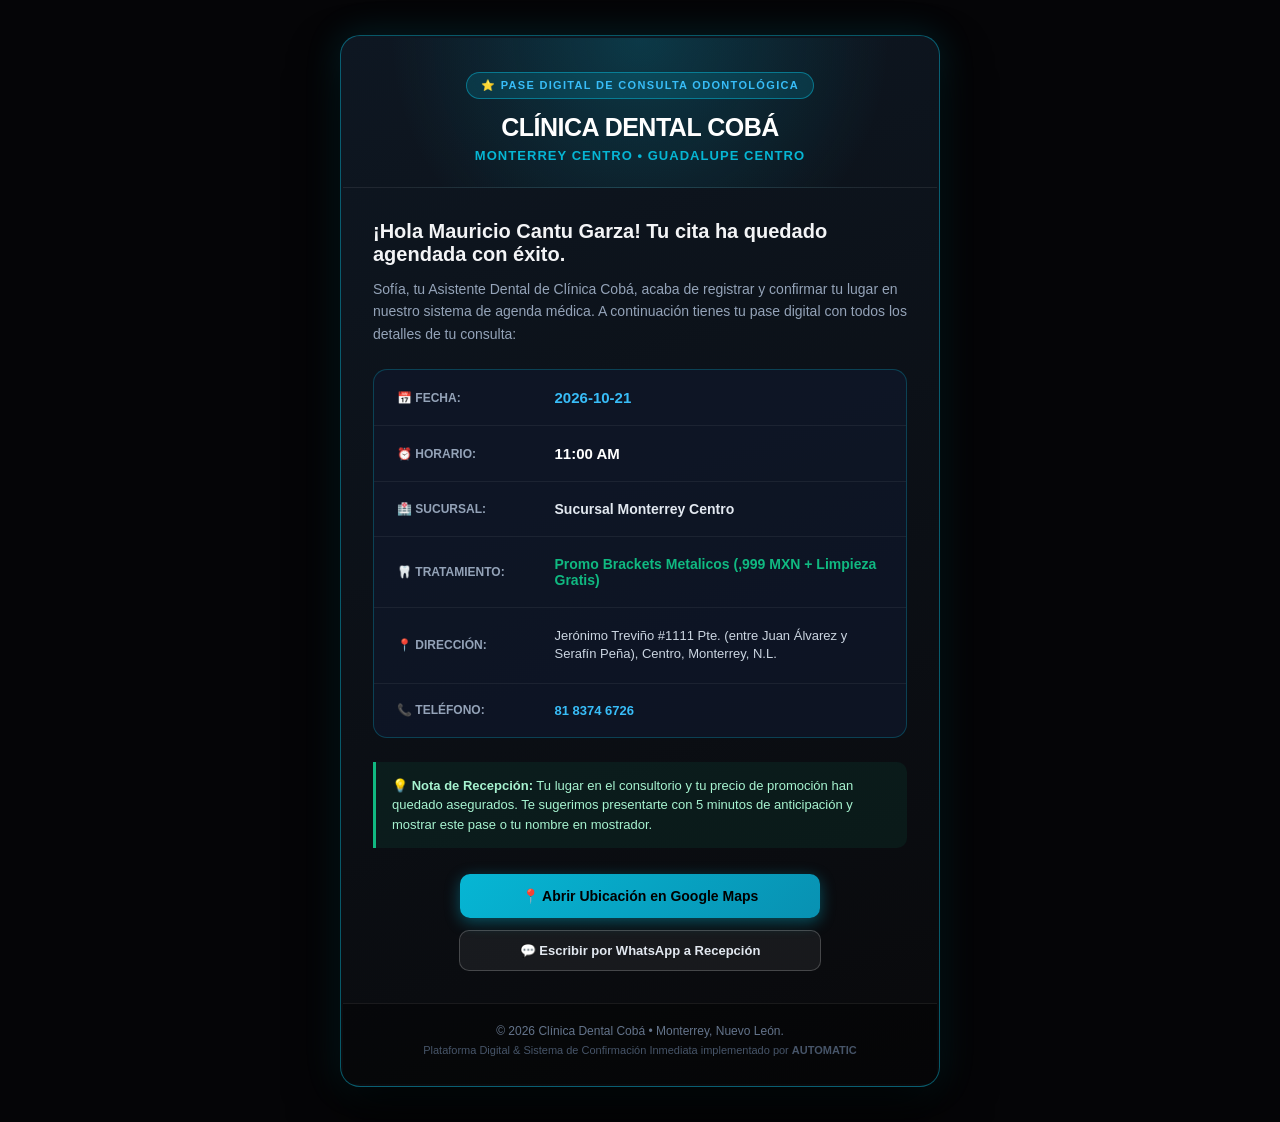
<file: automation/emails/20261019_095306_samuel.regio.demo_gmail.com.html>
<!DOCTYPE html>
<html lang="es">
<head>
<meta charset="UTF-8">
<meta name="viewport" content="width=device-width, initial-scale=1.0">
<title>Pase Digital de Cita Confirmada — Clínica Dental Cobá</title>
</head>
<body style="margin: 0; padding: 0; background-color: #050507; font-family: -apple-system, BlinkMacSystemFont, 'Segoe UI', Roboto, Helvetica, Arial, sans-serif; color: #ffffff;">
  <table role="presentation" width="100%" cellspacing="0" cellpadding="0" style="background-color: #050507; padding: 35px 15px;">
    <tr>
      <td align="center">
        <table role="presentation" width="100%" style="max-width: 600px; background: linear-gradient(160deg, #0e1722 0%, #09090b 100%); border: 1px solid rgba(6, 182, 212, 0.45); border-radius: 20px; overflow: hidden; box-shadow: 0 25px 50px rgba(0,0,0,0.85), 0 0 35px rgba(6, 182, 212, 0.18);">
          <!-- Header Bar -->
          <tr>
            <td style="padding: 34px 30px 24px; text-align: center; border-bottom: 1px solid rgba(255,255,255,0.08); background: radial-gradient(circle at top, rgba(6,182,212,0.22) 0%, transparent 75%);">
              <div style="display: inline-block; background: rgba(6, 182, 212, 0.16); border: 1px solid rgba(6, 182, 212, 0.5); color: #38BDF8; font-size: 11px; font-weight: 700; text-transform: uppercase; letter-spacing: 0.12em; padding: 6px 14px; border-radius: 999px; margin-bottom: 14px;">
                ⭐ Pase Digital de Consulta Odontológica
              </div>
              <h1 style="margin: 0; font-size: 25px; font-weight: 800; color: #ffffff; letter-spacing: -0.02em;">
                CLÍNICA DENTAL COBÁ
              </h1>
              <p style="margin: 6px 0 0; font-size: 13px; color: #06B6D4; font-weight: 600; text-transform: uppercase; letter-spacing: 0.08em;">
                Monterrey Centro &bull; Guadalupe Centro
              </p>
            </td>
          </tr>

          <!-- Body Content -->
          <tr>
            <td style="padding: 30px 30px 20px;">
              <h2 style="margin: 0 0 12px; font-size: 20px; font-weight: 700; color: #F3F4F6;">
                ¡Hola Mauricio Cantu Garza! Tu cita ha quedado agendada con éxito.
              </h2>
              <p style="margin: 0 0 24px; font-size: 14px; line-height: 1.6; color: #94A3B8;">
                Sofía, tu Asistente Dental de Clínica Cobá, acaba de registrar y confirmar tu lugar en nuestro sistema de agenda médica. A continuación tienes tu pase digital con todos los detalles de tu consulta:
              </p>

              <!-- Ticket Info Box -->
              <table role="presentation" width="100%" cellspacing="0" cellpadding="0" style="background: rgba(15, 23, 42, 0.75); border: 1px solid rgba(6, 182, 212, 0.28); border-radius: 14px; margin-bottom: 24px; overflow: hidden;">
                <tr>
                  <td style="padding: 16px 20px; border-bottom: 1px solid rgba(255,255,255,0.06);">
                    <table width="100%">
                      <tr>
                        <td width="32%" style="font-size: 12px; color: #94A3B8; text-transform: uppercase; font-weight: 600;">📅 Fecha:</td>
                        <td width="68%" style="font-size: 15px; color: #38BDF8; font-weight: 700;">2026-10-21</td>
                      </tr>
                    </table>
                  </td>
                </tr>
                <tr>
                  <td style="padding: 16px 20px; border-bottom: 1px solid rgba(255,255,255,0.06);">
                    <table width="100%">
                      <tr>
                        <td width="32%" style="font-size: 12px; color: #94A3B8; text-transform: uppercase; font-weight: 600;">⏰ Horario:</td>
                        <td width="68%" style="font-size: 15px; color: #FFFFFF; font-weight: 700;">11:00 AM</td>
                      </tr>
                    </table>
                  </td>
                </tr>
                <tr>
                  <td style="padding: 16px 20px; border-bottom: 1px solid rgba(255,255,255,0.06);">
                    <table width="100%">
                      <tr>
                        <td width="32%" style="font-size: 12px; color: #94A3B8; text-transform: uppercase; font-weight: 600;">🏥 Sucursal:</td>
                        <td width="68%" style="font-size: 14px; color: #E2E8F0; font-weight: 600;">Sucursal Monterrey Centro</td>
                      </tr>
                    </table>
                  </td>
                </tr>
                <tr>
                  <td style="padding: 16px 20px; border-bottom: 1px solid rgba(255,255,255,0.06);">
                    <table width="100%">
                      <tr>
                        <td width="32%" style="font-size: 12px; color: #94A3B8; text-transform: uppercase; font-weight: 600;">🦷 Tratamiento:</td>
                        <td width="68%" style="font-size: 14px; color: #10B981; font-weight: 700;">Promo Brackets Metalicos (,999 MXN + Limpieza Gratis)</td>
                      </tr>
                    </table>
                  </td>
                </tr>
                <tr>
                  <td style="padding: 16px 20px; border-bottom: 1px solid rgba(255,255,255,0.06);">
                    <table width="100%">
                      <tr>
                        <td width="32%" style="font-size: 12px; color: #94A3B8; text-transform: uppercase; font-weight: 600;">📍 Dirección:</td>
                        <td width="68%" style="font-size: 13px; color: #CBD5E1; line-height: 1.4;">Jerónimo Treviño #1111 Pte. (entre Juan Álvarez y Serafín Peña), Centro, Monterrey, N.L.</td>
                      </tr>
                    </table>
                  </td>
                </tr>
                <tr>
                  <td style="padding: 16px 20px;">
                    <table width="100%">
                      <tr>
                        <td width="32%" style="font-size: 12px; color: #94A3B8; text-transform: uppercase; font-weight: 600;">📞 Teléfono:</td>
                        <td width="68%" style="font-size: 13px; color: #38BDF8; font-weight: 600;">81 8374 6726</td>
                      </tr>
                    </table>
                  </td>
                </tr>
              </table>

              <!-- Recomendación de Asistencia -->
              <div style="background: rgba(16, 185, 129, 0.08); border-left: 3px solid #10B981; padding: 14px 16px; border-radius: 0 10px 10px 0; margin-bottom: 26px;">
                <p style="margin: 0; font-size: 13px; color: #A7F3D0; line-height: 1.5;">
                  💡 <strong>Nota de Recepción:</strong> Tu lugar en el consultorio y tu precio de promoción han quedado asegurados. Te sugerimos presentarte con 5 minutos de anticipación y mostrar este pase o tu nombre en mostrador.
                </p>
              </div>

              <!-- Action Buttons -->
              <table role="presentation" width="100%" cellspacing="0" cellpadding="0" style="margin-bottom: 10px;">
                <tr>
                  <td align="center" style="padding-bottom: 12px;">
                    <a href="https://maps.google.com/?q=Jeronimo+Trevino+1111+Centro+Monterrey" target="_blank" style="display: block; width: 100%; max-width: 320px; background: linear-gradient(135deg, #06B6D4 0%, #0891B2 100%); color: #000000; text-align: center; text-decoration: none; padding: 14px 20px; border-radius: 10px; font-weight: 800; font-size: 14px; box-shadow: 0 4px 15px rgba(6,182,212,0.4);">
                      📍 Abrir Ubicación en Google Maps
                    </a>
                  </td>
                </tr>
                <tr>
                  <td align="center">
                    <a href="https://wa.me/528118483941?text=Hola%20Cl%C3%ADnica%20Dental%20Cob%C3%A1%2C%20tengo%20cita%20confirmada%20para%20Mauricio%20Cantu%20Garza%20el%202026-10-21%20a%20las%2011%3A00%20AM." target="_blank" style="display: block; width: 100%; max-width: 320px; background: rgba(255,255,255,0.06); border: 1px solid rgba(255,255,255,0.2); color: #E2E8F0; text-align: center; text-decoration: none; padding: 12px 20px; border-radius: 10px; font-weight: 600; font-size: 13px;">
                      💬 Escribir por WhatsApp a Recepción
                    </a>
                  </td>
                </tr>
              </table>
            </td>
          </tr>

          <!-- Footer -->
          <tr>
            <td style="padding: 20px 30px 28px; text-align: center; border-top: 1px solid rgba(255,255,255,0.08); background: rgba(0,0,0,0.4);">
              <p style="margin: 0 0 6px; font-size: 12px; color: #64748B;">
                © 2026 Clínica Dental Cobá • Monterrey, Nuevo León.
              </p>
              <p style="margin: 0; font-size: 11px; color: #475569;">
                Plataforma Digital &amp; Sistema de Confirmación Inmediata implementado por <strong>AUTOMATIC</strong>
              </p>
            </td>
          </tr>
        </table>
      </td>
    </tr>
  </table>
</body>
</html>
</file>
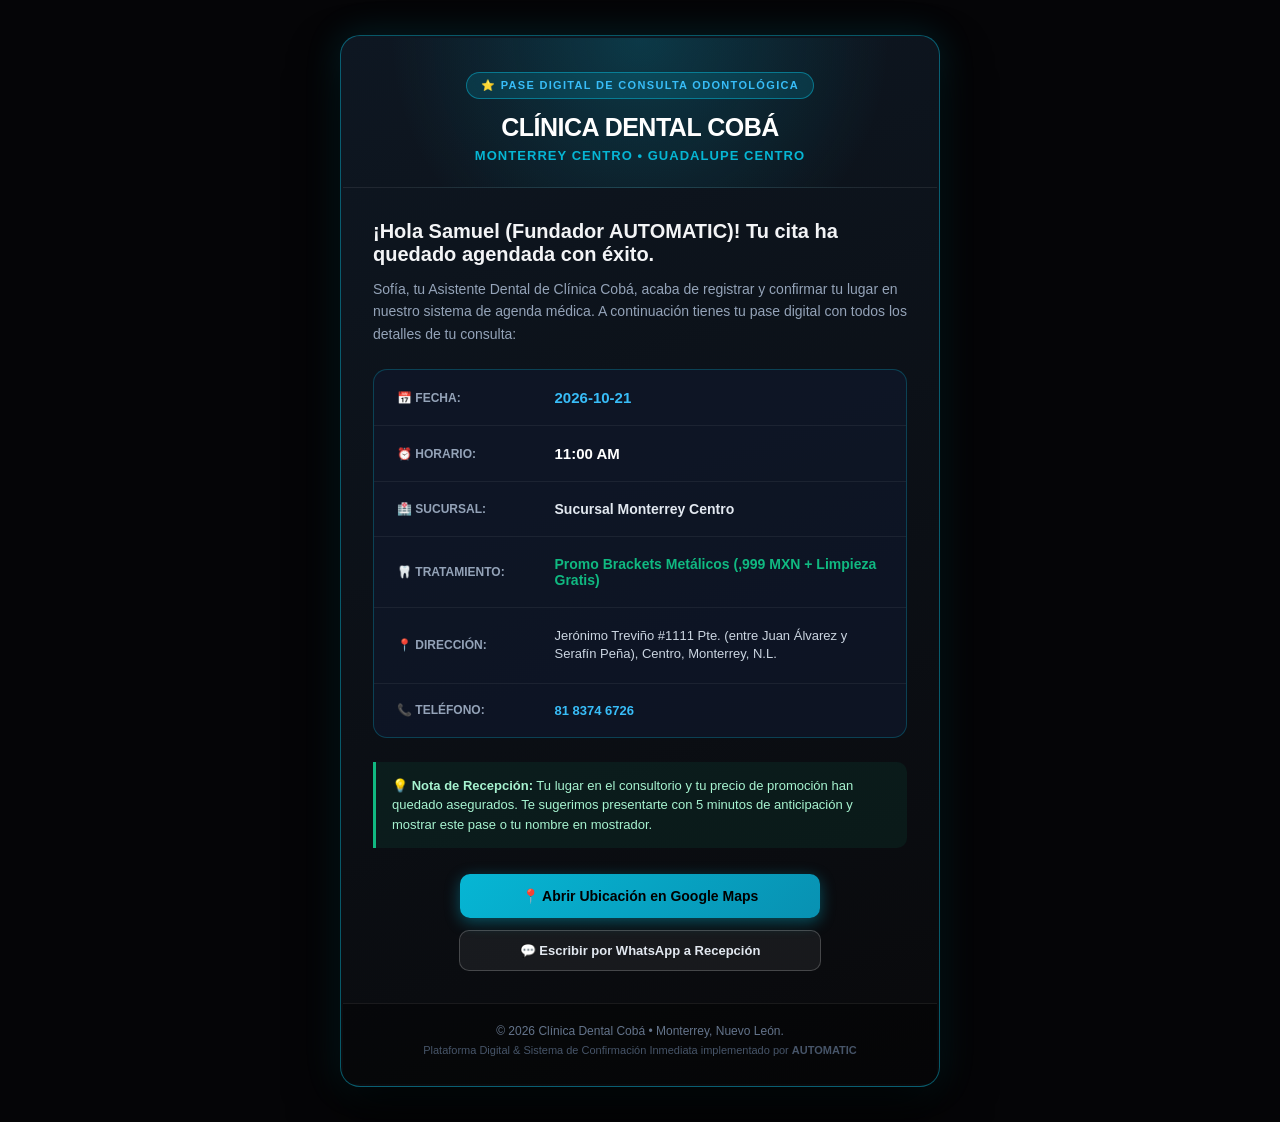
<file: automation/emails/20261019_100623_mujica360_gmail.com.html>
<!DOCTYPE html>
<html lang="es">
<head>
<meta charset="UTF-8">
<meta name="viewport" content="width=device-width, initial-scale=1.0">
<title>Pase Digital de Cita Confirmada — Clínica Dental Cobá</title>
</head>
<body style="margin: 0; padding: 0; background-color: #050507; font-family: -apple-system, BlinkMacSystemFont, 'Segoe UI', Roboto, Helvetica, Arial, sans-serif; color: #ffffff;">
  <table role="presentation" width="100%" cellspacing="0" cellpadding="0" style="background-color: #050507; padding: 35px 15px;">
    <tr>
      <td align="center">
        <table role="presentation" width="100%" style="max-width: 600px; background: linear-gradient(160deg, #0e1722 0%, #09090b 100%); border: 1px solid rgba(6, 182, 212, 0.45); border-radius: 20px; overflow: hidden; box-shadow: 0 25px 50px rgba(0,0,0,0.85), 0 0 35px rgba(6, 182, 212, 0.18);">
          <!-- Header Bar -->
          <tr>
            <td style="padding: 34px 30px 24px; text-align: center; border-bottom: 1px solid rgba(255,255,255,0.08); background: radial-gradient(circle at top, rgba(6,182,212,0.22) 0%, transparent 75%);">
              <div style="display: inline-block; background: rgba(6, 182, 212, 0.16); border: 1px solid rgba(6, 182, 212, 0.5); color: #38BDF8; font-size: 11px; font-weight: 700; text-transform: uppercase; letter-spacing: 0.12em; padding: 6px 14px; border-radius: 999px; margin-bottom: 14px;">
                ⭐ Pase Digital de Consulta Odontológica
              </div>
              <h1 style="margin: 0; font-size: 25px; font-weight: 800; color: #ffffff; letter-spacing: -0.02em;">
                CLÍNICA DENTAL COBÁ
              </h1>
              <p style="margin: 6px 0 0; font-size: 13px; color: #06B6D4; font-weight: 600; text-transform: uppercase; letter-spacing: 0.08em;">
                Monterrey Centro &bull; Guadalupe Centro
              </p>
            </td>
          </tr>

          <!-- Body Content -->
          <tr>
            <td style="padding: 30px 30px 20px;">
              <h2 style="margin: 0 0 12px; font-size: 20px; font-weight: 700; color: #F3F4F6;">
                ¡Hola Samuel (Fundador AUTOMATIC)! Tu cita ha quedado agendada con éxito.
              </h2>
              <p style="margin: 0 0 24px; font-size: 14px; line-height: 1.6; color: #94A3B8;">
                Sofía, tu Asistente Dental de Clínica Cobá, acaba de registrar y confirmar tu lugar en nuestro sistema de agenda médica. A continuación tienes tu pase digital con todos los detalles de tu consulta:
              </p>

              <!-- Ticket Info Box -->
              <table role="presentation" width="100%" cellspacing="0" cellpadding="0" style="background: rgba(15, 23, 42, 0.75); border: 1px solid rgba(6, 182, 212, 0.28); border-radius: 14px; margin-bottom: 24px; overflow: hidden;">
                <tr>
                  <td style="padding: 16px 20px; border-bottom: 1px solid rgba(255,255,255,0.06);">
                    <table width="100%">
                      <tr>
                        <td width="32%" style="font-size: 12px; color: #94A3B8; text-transform: uppercase; font-weight: 600;">📅 Fecha:</td>
                        <td width="68%" style="font-size: 15px; color: #38BDF8; font-weight: 700;">2026-10-21</td>
                      </tr>
                    </table>
                  </td>
                </tr>
                <tr>
                  <td style="padding: 16px 20px; border-bottom: 1px solid rgba(255,255,255,0.06);">
                    <table width="100%">
                      <tr>
                        <td width="32%" style="font-size: 12px; color: #94A3B8; text-transform: uppercase; font-weight: 600;">⏰ Horario:</td>
                        <td width="68%" style="font-size: 15px; color: #FFFFFF; font-weight: 700;">11:00 AM</td>
                      </tr>
                    </table>
                  </td>
                </tr>
                <tr>
                  <td style="padding: 16px 20px; border-bottom: 1px solid rgba(255,255,255,0.06);">
                    <table width="100%">
                      <tr>
                        <td width="32%" style="font-size: 12px; color: #94A3B8; text-transform: uppercase; font-weight: 600;">🏥 Sucursal:</td>
                        <td width="68%" style="font-size: 14px; color: #E2E8F0; font-weight: 600;">Sucursal Monterrey Centro</td>
                      </tr>
                    </table>
                  </td>
                </tr>
                <tr>
                  <td style="padding: 16px 20px; border-bottom: 1px solid rgba(255,255,255,0.06);">
                    <table width="100%">
                      <tr>
                        <td width="32%" style="font-size: 12px; color: #94A3B8; text-transform: uppercase; font-weight: 600;">🦷 Tratamiento:</td>
                        <td width="68%" style="font-size: 14px; color: #10B981; font-weight: 700;">Promo Brackets Metálicos (,999 MXN + Limpieza Gratis)</td>
                      </tr>
                    </table>
                  </td>
                </tr>
                <tr>
                  <td style="padding: 16px 20px; border-bottom: 1px solid rgba(255,255,255,0.06);">
                    <table width="100%">
                      <tr>
                        <td width="32%" style="font-size: 12px; color: #94A3B8; text-transform: uppercase; font-weight: 600;">📍 Dirección:</td>
                        <td width="68%" style="font-size: 13px; color: #CBD5E1; line-height: 1.4;">Jerónimo Treviño #1111 Pte. (entre Juan Álvarez y Serafín Peña), Centro, Monterrey, N.L.</td>
                      </tr>
                    </table>
                  </td>
                </tr>
                <tr>
                  <td style="padding: 16px 20px;">
                    <table width="100%">
                      <tr>
                        <td width="32%" style="font-size: 12px; color: #94A3B8; text-transform: uppercase; font-weight: 600;">📞 Teléfono:</td>
                        <td width="68%" style="font-size: 13px; color: #38BDF8; font-weight: 600;">81 8374 6726</td>
                      </tr>
                    </table>
                  </td>
                </tr>
              </table>

              <!-- Recomendación de Asistencia -->
              <div style="background: rgba(16, 185, 129, 0.08); border-left: 3px solid #10B981; padding: 14px 16px; border-radius: 0 10px 10px 0; margin-bottom: 26px;">
                <p style="margin: 0; font-size: 13px; color: #A7F3D0; line-height: 1.5;">
                  💡 <strong>Nota de Recepción:</strong> Tu lugar en el consultorio y tu precio de promoción han quedado asegurados. Te sugerimos presentarte con 5 minutos de anticipación y mostrar este pase o tu nombre en mostrador.
                </p>
              </div>

              <!-- Action Buttons -->
              <table role="presentation" width="100%" cellspacing="0" cellpadding="0" style="margin-bottom: 10px;">
                <tr>
                  <td align="center" style="padding-bottom: 12px;">
                    <a href="https://maps.google.com/?q=Jeronimo+Trevino+1111+Centro+Monterrey" target="_blank" style="display: block; width: 100%; max-width: 320px; background: linear-gradient(135deg, #06B6D4 0%, #0891B2 100%); color: #000000; text-align: center; text-decoration: none; padding: 14px 20px; border-radius: 10px; font-weight: 800; font-size: 14px; box-shadow: 0 4px 15px rgba(6,182,212,0.4);">
                      📍 Abrir Ubicación en Google Maps
                    </a>
                  </td>
                </tr>
                <tr>
                  <td align="center">
                    <a href="https://wa.me/528118483941?text=Hola%20Cl%C3%ADnica%20Dental%20Cob%C3%A1%2C%20tengo%20cita%20confirmada%20para%20Samuel%20%28Fundador%20AUTOMATIC%29%20el%202026-10-21%20a%20las%2011%3A00%20AM." target="_blank" style="display: block; width: 100%; max-width: 320px; background: rgba(255,255,255,0.06); border: 1px solid rgba(255,255,255,0.2); color: #E2E8F0; text-align: center; text-decoration: none; padding: 12px 20px; border-radius: 10px; font-weight: 600; font-size: 13px;">
                      💬 Escribir por WhatsApp a Recepción
                    </a>
                  </td>
                </tr>
              </table>
            </td>
          </tr>

          <!-- Footer -->
          <tr>
            <td style="padding: 20px 30px 28px; text-align: center; border-top: 1px solid rgba(255,255,255,0.08); background: rgba(0,0,0,0.4);">
              <p style="margin: 0 0 6px; font-size: 12px; color: #64748B;">
                © 2026 Clínica Dental Cobá • Monterrey, Nuevo León.
              </p>
              <p style="margin: 0; font-size: 11px; color: #475569;">
                Plataforma Digital &amp; Sistema de Confirmación Inmediata implementado por <strong>AUTOMATIC</strong>
              </p>
            </td>
          </tr>
        </table>
      </td>
    </tr>
  </table>
</body>
</html>
</file>
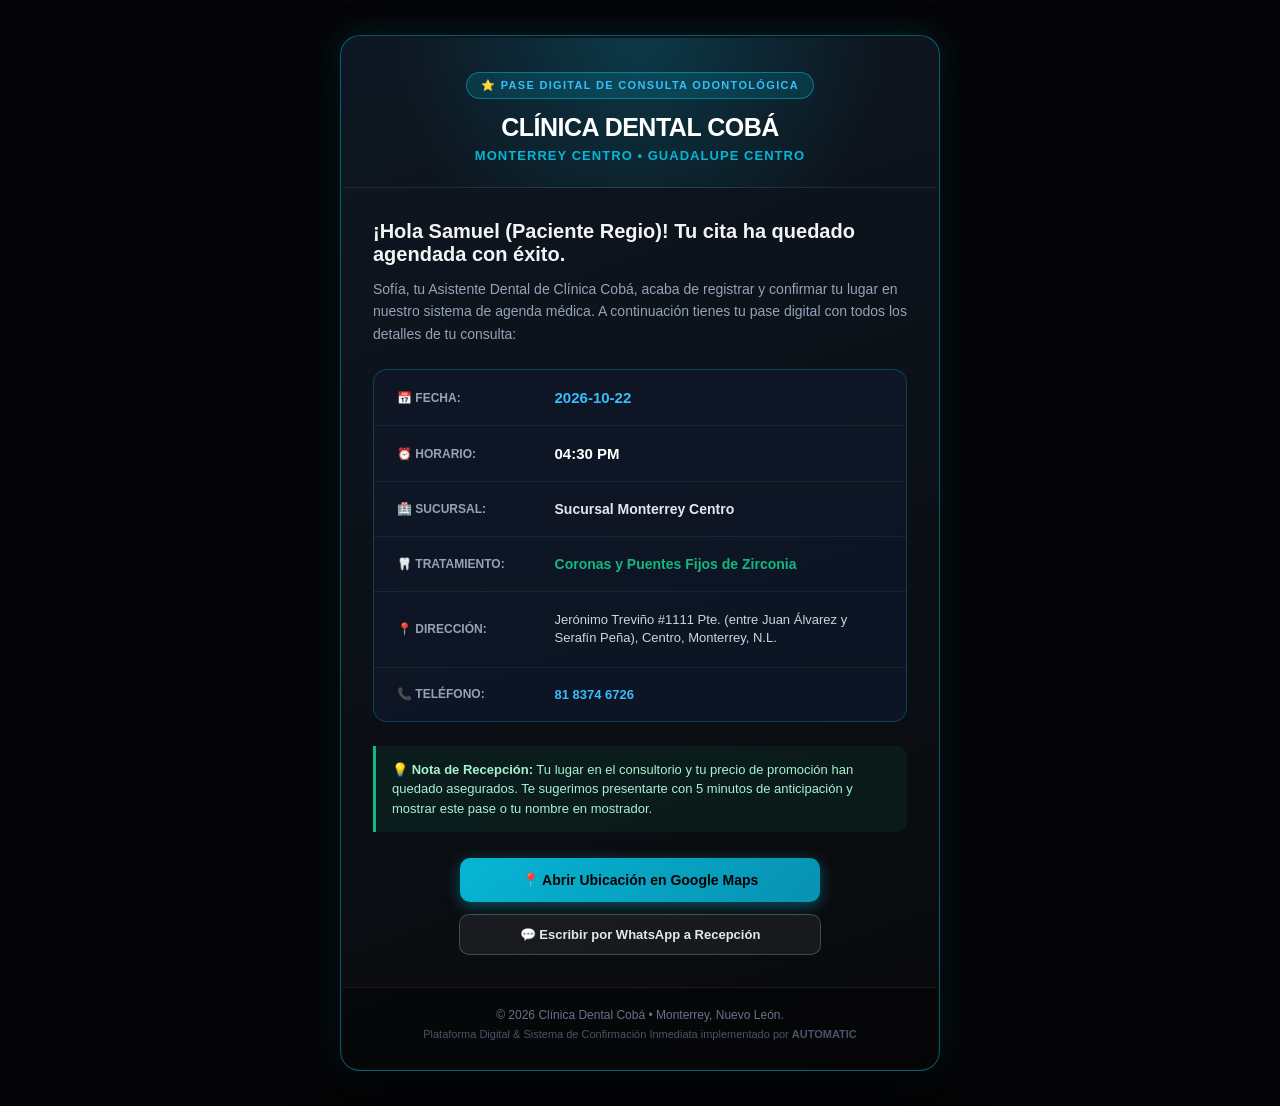
<file: automation/emails/20261019_100651_mujica360_gmail.com.html>
<!DOCTYPE html>
<html lang="es">
<head>
<meta charset="UTF-8">
<meta name="viewport" content="width=device-width, initial-scale=1.0">
<title>Pase Digital de Cita Confirmada — Clínica Dental Cobá</title>
</head>
<body style="margin: 0; padding: 0; background-color: #050507; font-family: -apple-system, BlinkMacSystemFont, 'Segoe UI', Roboto, Helvetica, Arial, sans-serif; color: #ffffff;">
  <table role="presentation" width="100%" cellspacing="0" cellpadding="0" style="background-color: #050507; padding: 35px 15px;">
    <tr>
      <td align="center">
        <table role="presentation" width="100%" style="max-width: 600px; background: linear-gradient(160deg, #0e1722 0%, #09090b 100%); border: 1px solid rgba(6, 182, 212, 0.45); border-radius: 20px; overflow: hidden; box-shadow: 0 25px 50px rgba(0,0,0,0.85), 0 0 35px rgba(6, 182, 212, 0.18);">
          <!-- Header Bar -->
          <tr>
            <td style="padding: 34px 30px 24px; text-align: center; border-bottom: 1px solid rgba(255,255,255,0.08); background: radial-gradient(circle at top, rgba(6,182,212,0.22) 0%, transparent 75%);">
              <div style="display: inline-block; background: rgba(6, 182, 212, 0.16); border: 1px solid rgba(6, 182, 212, 0.5); color: #38BDF8; font-size: 11px; font-weight: 700; text-transform: uppercase; letter-spacing: 0.12em; padding: 6px 14px; border-radius: 999px; margin-bottom: 14px;">
                ⭐ Pase Digital de Consulta Odontológica
              </div>
              <h1 style="margin: 0; font-size: 25px; font-weight: 800; color: #ffffff; letter-spacing: -0.02em;">
                CLÍNICA DENTAL COBÁ
              </h1>
              <p style="margin: 6px 0 0; font-size: 13px; color: #06B6D4; font-weight: 600; text-transform: uppercase; letter-spacing: 0.08em;">
                Monterrey Centro &bull; Guadalupe Centro
              </p>
            </td>
          </tr>

          <!-- Body Content -->
          <tr>
            <td style="padding: 30px 30px 20px;">
              <h2 style="margin: 0 0 12px; font-size: 20px; font-weight: 700; color: #F3F4F6;">
                ¡Hola Samuel (Paciente Regio)! Tu cita ha quedado agendada con éxito.
              </h2>
              <p style="margin: 0 0 24px; font-size: 14px; line-height: 1.6; color: #94A3B8;">
                Sofía, tu Asistente Dental de Clínica Cobá, acaba de registrar y confirmar tu lugar en nuestro sistema de agenda médica. A continuación tienes tu pase digital con todos los detalles de tu consulta:
              </p>

              <!-- Ticket Info Box -->
              <table role="presentation" width="100%" cellspacing="0" cellpadding="0" style="background: rgba(15, 23, 42, 0.75); border: 1px solid rgba(6, 182, 212, 0.28); border-radius: 14px; margin-bottom: 24px; overflow: hidden;">
                <tr>
                  <td style="padding: 16px 20px; border-bottom: 1px solid rgba(255,255,255,0.06);">
                    <table width="100%">
                      <tr>
                        <td width="32%" style="font-size: 12px; color: #94A3B8; text-transform: uppercase; font-weight: 600;">📅 Fecha:</td>
                        <td width="68%" style="font-size: 15px; color: #38BDF8; font-weight: 700;">2026-10-22</td>
                      </tr>
                    </table>
                  </td>
                </tr>
                <tr>
                  <td style="padding: 16px 20px; border-bottom: 1px solid rgba(255,255,255,0.06);">
                    <table width="100%">
                      <tr>
                        <td width="32%" style="font-size: 12px; color: #94A3B8; text-transform: uppercase; font-weight: 600;">⏰ Horario:</td>
                        <td width="68%" style="font-size: 15px; color: #FFFFFF; font-weight: 700;">04:30 PM</td>
                      </tr>
                    </table>
                  </td>
                </tr>
                <tr>
                  <td style="padding: 16px 20px; border-bottom: 1px solid rgba(255,255,255,0.06);">
                    <table width="100%">
                      <tr>
                        <td width="32%" style="font-size: 12px; color: #94A3B8; text-transform: uppercase; font-weight: 600;">🏥 Sucursal:</td>
                        <td width="68%" style="font-size: 14px; color: #E2E8F0; font-weight: 600;">Sucursal Monterrey Centro</td>
                      </tr>
                    </table>
                  </td>
                </tr>
                <tr>
                  <td style="padding: 16px 20px; border-bottom: 1px solid rgba(255,255,255,0.06);">
                    <table width="100%">
                      <tr>
                        <td width="32%" style="font-size: 12px; color: #94A3B8; text-transform: uppercase; font-weight: 600;">🦷 Tratamiento:</td>
                        <td width="68%" style="font-size: 14px; color: #10B981; font-weight: 700;">Coronas y Puentes Fijos de Zirconia</td>
                      </tr>
                    </table>
                  </td>
                </tr>
                <tr>
                  <td style="padding: 16px 20px; border-bottom: 1px solid rgba(255,255,255,0.06);">
                    <table width="100%">
                      <tr>
                        <td width="32%" style="font-size: 12px; color: #94A3B8; text-transform: uppercase; font-weight: 600;">📍 Dirección:</td>
                        <td width="68%" style="font-size: 13px; color: #CBD5E1; line-height: 1.4;">Jerónimo Treviño #1111 Pte. (entre Juan Álvarez y Serafín Peña), Centro, Monterrey, N.L.</td>
                      </tr>
                    </table>
                  </td>
                </tr>
                <tr>
                  <td style="padding: 16px 20px;">
                    <table width="100%">
                      <tr>
                        <td width="32%" style="font-size: 12px; color: #94A3B8; text-transform: uppercase; font-weight: 600;">📞 Teléfono:</td>
                        <td width="68%" style="font-size: 13px; color: #38BDF8; font-weight: 600;">81 8374 6726</td>
                      </tr>
                    </table>
                  </td>
                </tr>
              </table>

              <!-- Recomendación de Asistencia -->
              <div style="background: rgba(16, 185, 129, 0.08); border-left: 3px solid #10B981; padding: 14px 16px; border-radius: 0 10px 10px 0; margin-bottom: 26px;">
                <p style="margin: 0; font-size: 13px; color: #A7F3D0; line-height: 1.5;">
                  💡 <strong>Nota de Recepción:</strong> Tu lugar en el consultorio y tu precio de promoción han quedado asegurados. Te sugerimos presentarte con 5 minutos de anticipación y mostrar este pase o tu nombre en mostrador.
                </p>
              </div>

              <!-- Action Buttons -->
              <table role="presentation" width="100%" cellspacing="0" cellpadding="0" style="margin-bottom: 10px;">
                <tr>
                  <td align="center" style="padding-bottom: 12px;">
                    <a href="https://maps.google.com/?q=Jeronimo+Trevino+1111+Centro+Monterrey" target="_blank" style="display: block; width: 100%; max-width: 320px; background: linear-gradient(135deg, #06B6D4 0%, #0891B2 100%); color: #000000; text-align: center; text-decoration: none; padding: 14px 20px; border-radius: 10px; font-weight: 800; font-size: 14px; box-shadow: 0 4px 15px rgba(6,182,212,0.4);">
                      📍 Abrir Ubicación en Google Maps
                    </a>
                  </td>
                </tr>
                <tr>
                  <td align="center">
                    <a href="https://wa.me/528118483941?text=Hola%20Cl%C3%ADnica%20Dental%20Cob%C3%A1%2C%20tengo%20cita%20confirmada%20para%20Samuel%20%28Paciente%20Regio%29%20el%202026-10-22%20a%20las%2004%3A30%20PM." target="_blank" style="display: block; width: 100%; max-width: 320px; background: rgba(255,255,255,0.06); border: 1px solid rgba(255,255,255,0.2); color: #E2E8F0; text-align: center; text-decoration: none; padding: 12px 20px; border-radius: 10px; font-weight: 600; font-size: 13px;">
                      💬 Escribir por WhatsApp a Recepción
                    </a>
                  </td>
                </tr>
              </table>
            </td>
          </tr>

          <!-- Footer -->
          <tr>
            <td style="padding: 20px 30px 28px; text-align: center; border-top: 1px solid rgba(255,255,255,0.08); background: rgba(0,0,0,0.4);">
              <p style="margin: 0 0 6px; font-size: 12px; color: #64748B;">
                © 2026 Clínica Dental Cobá • Monterrey, Nuevo León.
              </p>
              <p style="margin: 0; font-size: 11px; color: #475569;">
                Plataforma Digital &amp; Sistema de Confirmación Inmediata implementado por <strong>AUTOMATIC</strong>
              </p>
            </td>
          </tr>
        </table>
      </td>
    </tr>
  </table>
</body>
</html>
</file>
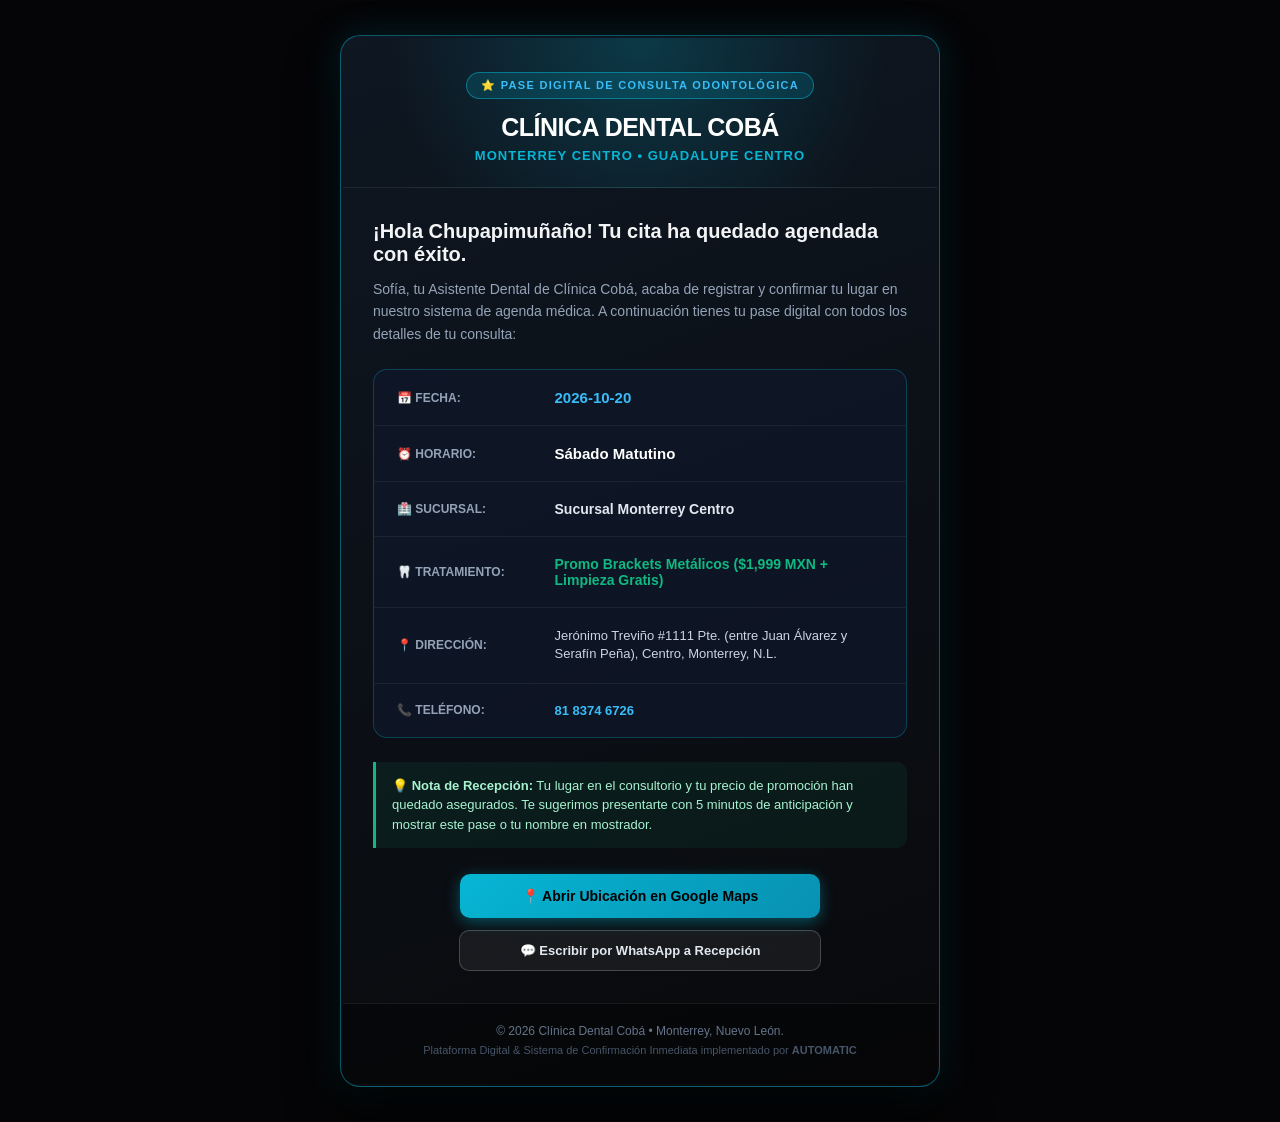
<file: automation/emails/20261019_105131_alfredocastillo2003_gmail.com.html>
<!DOCTYPE html>
<html lang="es">
<head>
<meta charset="UTF-8">
<meta name="viewport" content="width=device-width, initial-scale=1.0">
<title>Pase Digital de Cita Confirmada — Clínica Dental Cobá</title>
</head>
<body style="margin: 0; padding: 0; background-color: #050507; font-family: -apple-system, BlinkMacSystemFont, 'Segoe UI', Roboto, Helvetica, Arial, sans-serif; color: #ffffff;">
  <table role="presentation" width="100%" cellspacing="0" cellpadding="0" style="background-color: #050507; padding: 35px 15px;">
    <tr>
      <td align="center">
        <table role="presentation" width="100%" style="max-width: 600px; background: linear-gradient(160deg, #0e1722 0%, #09090b 100%); border: 1px solid rgba(6, 182, 212, 0.45); border-radius: 20px; overflow: hidden; box-shadow: 0 25px 50px rgba(0,0,0,0.85), 0 0 35px rgba(6, 182, 212, 0.18);">
          <!-- Header Bar -->
          <tr>
            <td style="padding: 34px 30px 24px; text-align: center; border-bottom: 1px solid rgba(255,255,255,0.08); background: radial-gradient(circle at top, rgba(6,182,212,0.22) 0%, transparent 75%);">
              <div style="display: inline-block; background: rgba(6, 182, 212, 0.16); border: 1px solid rgba(6, 182, 212, 0.5); color: #38BDF8; font-size: 11px; font-weight: 700; text-transform: uppercase; letter-spacing: 0.12em; padding: 6px 14px; border-radius: 999px; margin-bottom: 14px;">
                ⭐ Pase Digital de Consulta Odontológica
              </div>
              <h1 style="margin: 0; font-size: 25px; font-weight: 800; color: #ffffff; letter-spacing: -0.02em;">
                CLÍNICA DENTAL COBÁ
              </h1>
              <p style="margin: 6px 0 0; font-size: 13px; color: #06B6D4; font-weight: 600; text-transform: uppercase; letter-spacing: 0.08em;">
                Monterrey Centro &bull; Guadalupe Centro
              </p>
            </td>
          </tr>

          <!-- Body Content -->
          <tr>
            <td style="padding: 30px 30px 20px;">
              <h2 style="margin: 0 0 12px; font-size: 20px; font-weight: 700; color: #F3F4F6;">
                ¡Hola Chupapimuñaño! Tu cita ha quedado agendada con éxito.
              </h2>
              <p style="margin: 0 0 24px; font-size: 14px; line-height: 1.6; color: #94A3B8;">
                Sofía, tu Asistente Dental de Clínica Cobá, acaba de registrar y confirmar tu lugar en nuestro sistema de agenda médica. A continuación tienes tu pase digital con todos los detalles de tu consulta:
              </p>

              <!-- Ticket Info Box -->
              <table role="presentation" width="100%" cellspacing="0" cellpadding="0" style="background: rgba(15, 23, 42, 0.75); border: 1px solid rgba(6, 182, 212, 0.28); border-radius: 14px; margin-bottom: 24px; overflow: hidden;">
                <tr>
                  <td style="padding: 16px 20px; border-bottom: 1px solid rgba(255,255,255,0.06);">
                    <table width="100%">
                      <tr>
                        <td width="32%" style="font-size: 12px; color: #94A3B8; text-transform: uppercase; font-weight: 600;">📅 Fecha:</td>
                        <td width="68%" style="font-size: 15px; color: #38BDF8; font-weight: 700;">2026-10-20</td>
                      </tr>
                    </table>
                  </td>
                </tr>
                <tr>
                  <td style="padding: 16px 20px; border-bottom: 1px solid rgba(255,255,255,0.06);">
                    <table width="100%">
                      <tr>
                        <td width="32%" style="font-size: 12px; color: #94A3B8; text-transform: uppercase; font-weight: 600;">⏰ Horario:</td>
                        <td width="68%" style="font-size: 15px; color: #FFFFFF; font-weight: 700;">Sábado Matutino</td>
                      </tr>
                    </table>
                  </td>
                </tr>
                <tr>
                  <td style="padding: 16px 20px; border-bottom: 1px solid rgba(255,255,255,0.06);">
                    <table width="100%">
                      <tr>
                        <td width="32%" style="font-size: 12px; color: #94A3B8; text-transform: uppercase; font-weight: 600;">🏥 Sucursal:</td>
                        <td width="68%" style="font-size: 14px; color: #E2E8F0; font-weight: 600;">Sucursal Monterrey Centro</td>
                      </tr>
                    </table>
                  </td>
                </tr>
                <tr>
                  <td style="padding: 16px 20px; border-bottom: 1px solid rgba(255,255,255,0.06);">
                    <table width="100%">
                      <tr>
                        <td width="32%" style="font-size: 12px; color: #94A3B8; text-transform: uppercase; font-weight: 600;">🦷 Tratamiento:</td>
                        <td width="68%" style="font-size: 14px; color: #10B981; font-weight: 700;">Promo Brackets Metálicos ($1,999 MXN + Limpieza Gratis)</td>
                      </tr>
                    </table>
                  </td>
                </tr>
                <tr>
                  <td style="padding: 16px 20px; border-bottom: 1px solid rgba(255,255,255,0.06);">
                    <table width="100%">
                      <tr>
                        <td width="32%" style="font-size: 12px; color: #94A3B8; text-transform: uppercase; font-weight: 600;">📍 Dirección:</td>
                        <td width="68%" style="font-size: 13px; color: #CBD5E1; line-height: 1.4;">Jerónimo Treviño #1111 Pte. (entre Juan Álvarez y Serafín Peña), Centro, Monterrey, N.L.</td>
                      </tr>
                    </table>
                  </td>
                </tr>
                <tr>
                  <td style="padding: 16px 20px;">
                    <table width="100%">
                      <tr>
                        <td width="32%" style="font-size: 12px; color: #94A3B8; text-transform: uppercase; font-weight: 600;">📞 Teléfono:</td>
                        <td width="68%" style="font-size: 13px; color: #38BDF8; font-weight: 600;">81 8374 6726</td>
                      </tr>
                    </table>
                  </td>
                </tr>
              </table>

              <!-- Recomendación de Asistencia -->
              <div style="background: rgba(16, 185, 129, 0.08); border-left: 3px solid #10B981; padding: 14px 16px; border-radius: 0 10px 10px 0; margin-bottom: 26px;">
                <p style="margin: 0; font-size: 13px; color: #A7F3D0; line-height: 1.5;">
                  💡 <strong>Nota de Recepción:</strong> Tu lugar en el consultorio y tu precio de promoción han quedado asegurados. Te sugerimos presentarte con 5 minutos de anticipación y mostrar este pase o tu nombre en mostrador.
                </p>
              </div>

              <!-- Action Buttons -->
              <table role="presentation" width="100%" cellspacing="0" cellpadding="0" style="margin-bottom: 10px;">
                <tr>
                  <td align="center" style="padding-bottom: 12px;">
                    <a href="https://maps.google.com/?q=Jeronimo+Trevino+1111+Centro+Monterrey" target="_blank" style="display: block; width: 100%; max-width: 320px; background: linear-gradient(135deg, #06B6D4 0%, #0891B2 100%); color: #000000; text-align: center; text-decoration: none; padding: 14px 20px; border-radius: 10px; font-weight: 800; font-size: 14px; box-shadow: 0 4px 15px rgba(6,182,212,0.4);">
                      📍 Abrir Ubicación en Google Maps
                    </a>
                  </td>
                </tr>
                <tr>
                  <td align="center">
                    <a href="https://wa.me/528118483941?text=Hola%20Cl%C3%ADnica%20Dental%20Cob%C3%A1%2C%20tengo%20cita%20confirmada%20para%20Chupapimu%C3%B1a%C3%B1o%20el%202026-10-20%20a%20las%20S%C3%A1bado%20Matutino." target="_blank" style="display: block; width: 100%; max-width: 320px; background: rgba(255,255,255,0.06); border: 1px solid rgba(255,255,255,0.2); color: #E2E8F0; text-align: center; text-decoration: none; padding: 12px 20px; border-radius: 10px; font-weight: 600; font-size: 13px;">
                      💬 Escribir por WhatsApp a Recepción
                    </a>
                  </td>
                </tr>
              </table>
            </td>
          </tr>

          <!-- Footer -->
          <tr>
            <td style="padding: 20px 30px 28px; text-align: center; border-top: 1px solid rgba(255,255,255,0.08); background: rgba(0,0,0,0.4);">
              <p style="margin: 0 0 6px; font-size: 12px; color: #64748B;">
                © 2026 Clínica Dental Cobá • Monterrey, Nuevo León.
              </p>
              <p style="margin: 0; font-size: 11px; color: #475569;">
                Plataforma Digital &amp; Sistema de Confirmación Inmediata implementado por <strong>AUTOMATIC</strong>
              </p>
            </td>
          </tr>
        </table>
      </td>
    </tr>
  </table>
</body>
</html>
</file>
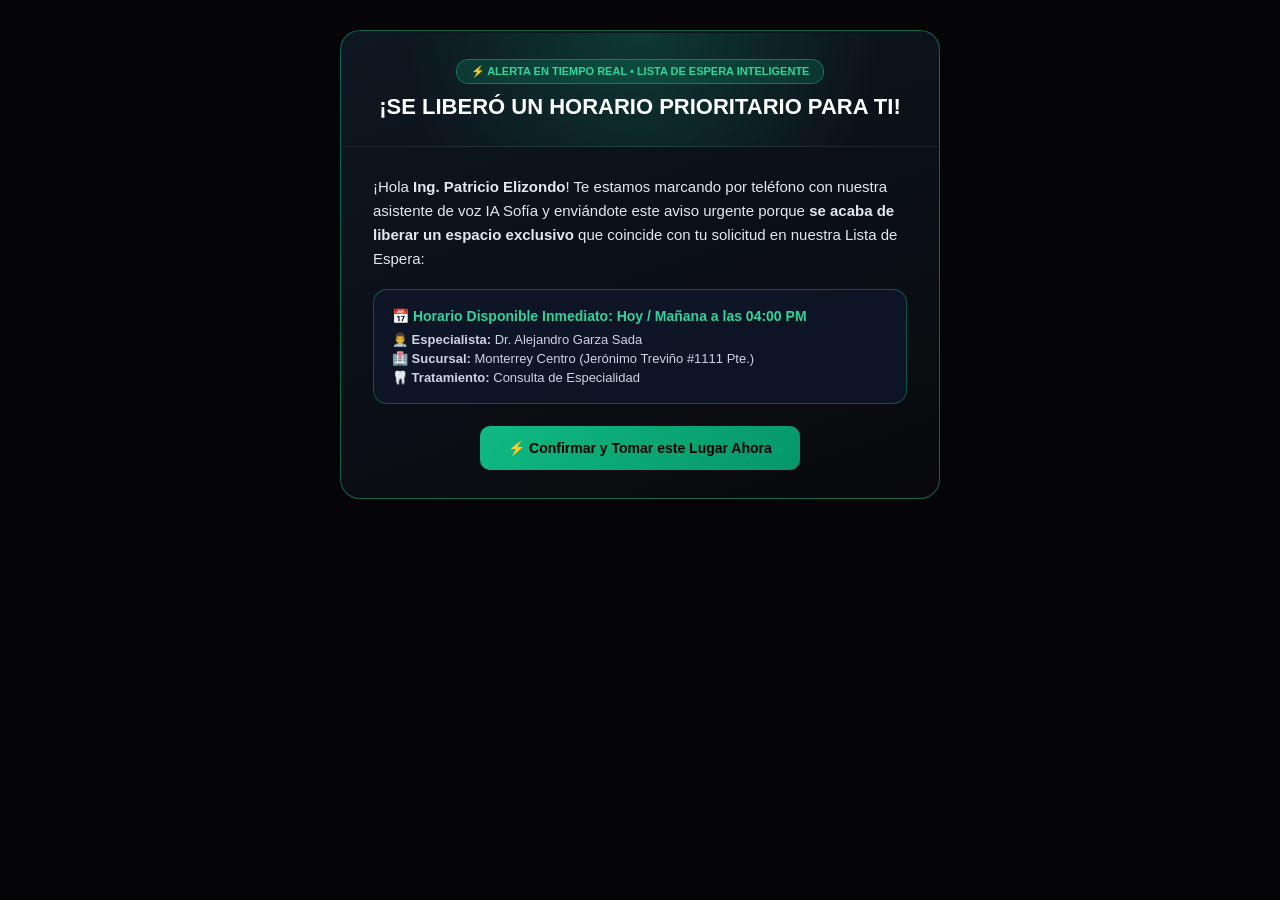
<file: automation/emails/20261019_191854_waitlist_recovery_test_coba.mx.html>
<!DOCTYPE html>
<html lang="es">
<head><meta charset="UTF-8"><title>¡Espacio Liberado en Lista de Espera! — Clínica Dental Cobá</title></head>
<body style="margin:0;padding:0;background-color:#050507;font-family:-apple-system,BlinkMacSystemFont,'Segoe UI',Roboto,sans-serif;color:#ffffff;">
  <table role="presentation" width="100%" cellspacing="0" cellpadding="0" style="background-color:#050507;padding:30px 15px;">
    <tr><td align="center">
      <table role="presentation" width="100%" style="max-width:600px;background:linear-gradient(160deg,#0e1722 0%,#09090b 100%);border:1px solid rgba(16,185,129,0.5);border-radius:20px;overflow:hidden;">
        <tr>
          <td style="padding:26px 30px;text-align:center;border-bottom:1px solid rgba(255,255,255,0.08);background:radial-gradient(circle at top,rgba(16,185,129,0.22) 0%,transparent 75%);">
            <div style="display:inline-block;background:rgba(16,185,129,0.18);border:1px solid rgba(16,185,129,0.5);color:#34D399;font-size:11px;font-weight:800;text-transform:uppercase;padding:5px 14px;border-radius:999px;margin-bottom:10px;">
              ⚡ ALERTA EN TIEMPO REAL • LISTA DE ESPERA INTELIGENTE
            </div>
            <h1 style="margin:0;font-size:22px;font-weight:800;color:#ffffff;">¡SE LIBERÓ UN HORARIO PRIORITARIO PARA TI!</h1>
          </td>
        </tr>
        <tr>
          <td style="padding:26px 30px;">
            <p style="font-size:15px;line-height:1.6;color:#E2E8F0;margin:0 0 18px;">
              ¡Hola <strong>Ing. Patricio Elizondo</strong>! Te estamos marcando por teléfono con nuestra asistente de voz IA Sofía y enviándote este aviso urgente porque <strong>se acaba de liberar un espacio exclusivo</strong> que coincide con tu solicitud en nuestra Lista de Espera:
            </p>
            <div style="background:rgba(15,23,42,0.85);border:1px solid rgba(16,185,129,0.4);border-radius:14px;padding:18px;margin-bottom:22px;">
              <div style="font-size:14px;color:#34D399;font-weight:800;margin-bottom:8px;">📅 Horario Disponible Inmediato: Hoy / Mañana a las 04:00 PM</div>
              <div style="font-size:13px;color:#CBD5E1;margin-bottom:4px;"><strong>👨‍⚕️ Especialista:</strong> Dr. Alejandro Garza Sada</div>
              <div style="font-size:13px;color:#CBD5E1;margin-bottom:4px;"><strong>🏥 Sucursal:</strong> Monterrey Centro (Jerónimo Treviño #1111 Pte.)</div>
              <div style="font-size:13px;color:#CBD5E1;"><strong>🦷 Tratamiento:</strong> Consulta de Especialidad</div>
            </div>
            <div style="text-align:center;">
              <a href="https://wa.me/528118483941?text=%C2%A1S%C3%8D%21%20Soy%20Ing.%20Patricio%20Elizondo%2C%20quiero%20tomar%20el%20espacio%20liberado%20del%20Hoy%20/%20Ma%C3%B1ana%20a%20las%2004%3A00%20PM%20con%20Dr.%20Alejandro%20Garza%20Sada." target="_blank" style="display:inline-block;background:linear-gradient(135deg,#10B981 0%,#059669 100%);color:#000000;text-decoration:none;padding:14px 28px;border-radius:10px;font-weight:800;font-size:14px;">
                ⚡ Confirmar y Tomar este Lugar Ahora
              </a>
            </div>
          </td>
        </tr>
      </table>
    </td></tr>
  </table>
</body>
</html>
</file>
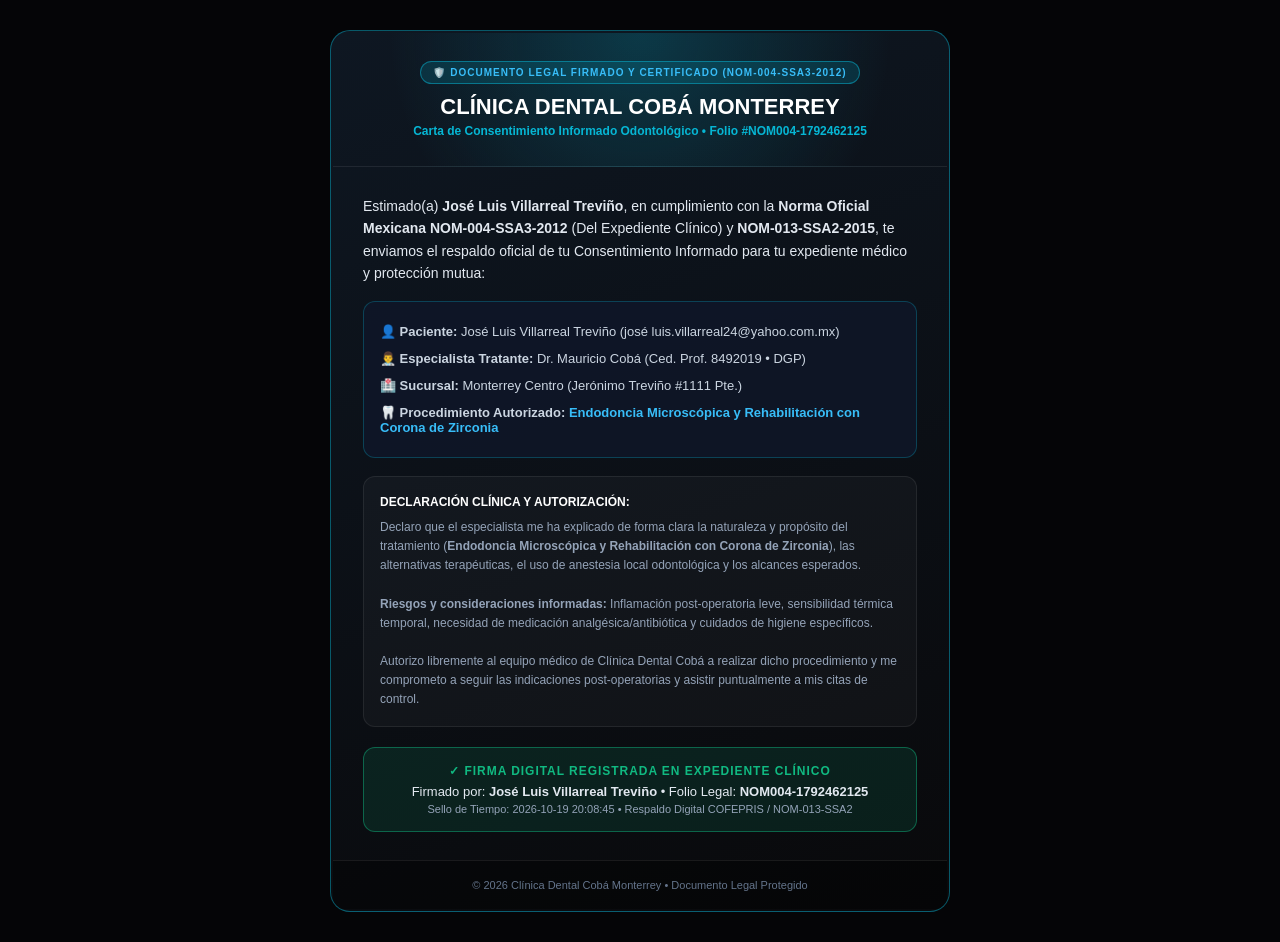
<file: automation/emails/20261019_200845_consent_nom004_jos__luis.villarreal24_yahoo.com.mx.html>
<!DOCTYPE html>
<html lang="es">
<head><meta charset="UTF-8"><title>Consentimiento Informado NOM-004 — Clínica Dental Cobá</title></head>
<body style="margin:0;padding:0;background-color:#050507;font-family:-apple-system,BlinkMacSystemFont,'Segoe UI',Roboto,sans-serif;color:#ffffff;">
  <table role="presentation" width="100%" cellspacing="0" cellpadding="0" style="background-color:#050507;padding:30px 15px;">
    <tr><td align="center">
      <table role="presentation" width="100%" style="max-width:620px;background:linear-gradient(160deg,#0e1722 0%,#09090b 100%);border:1px solid rgba(6,182,212,0.45);border-radius:20px;overflow:hidden;">
        <tr>
          <td style="padding:28px 30px;text-align:center;border-bottom:1px solid rgba(255,255,255,0.08);background:radial-gradient(circle at top,rgba(6,182,212,0.22) 0%,transparent 75%);">
            <div style="display:inline-block;background:rgba(6,182,212,0.16);border:1px solid rgba(6,182,212,0.5);color:#38BDF8;font-size:10px;font-weight:700;text-transform:uppercase;letter-spacing:0.1em;padding:5px 12px;border-radius:999px;margin-bottom:10px;">
              🛡️ DOCUMENTO LEGAL FIRMADO Y CERTIFICADO (NOM-004-SSA3-2012)
            </div>
            <h1 style="margin:0;font-size:22px;font-weight:800;color:#ffffff;">CLÍNICA DENTAL COBÁ MONTERREY</h1>
            <p style="margin:4px 0 0;font-size:12px;color:#06B6D4;font-weight:600;">Carta de Consentimiento Informado Odontológico &bull; Folio #NOM004-1792462125</p>
          </td>
        </tr>
        <tr>
          <td style="padding:26px 30px;">
            <p style="margin:0 0 16px;font-size:14px;line-height:1.6;color:#E2E8F0;">
              Estimado(a) <strong>José Luis Villarreal Treviño</strong>, en cumplimiento con la <strong>Norma Oficial Mexicana NOM-004-SSA3-2012</strong> (Del Expediente Clínico) y <strong>NOM-013-SSA2-2015</strong>, te enviamos el respaldo oficial de tu Consentimiento Informado para tu expediente médico y protección mutua:
            </p>
            <table width="100%" cellspacing="0" cellpadding="0" style="background:rgba(15,23,42,0.8);border:1px solid rgba(6,182,212,0.28);border-radius:12px;padding:16px;margin-bottom:18px;font-size:13px;color:#CBD5E1;">
              <tr><td style="padding:6px 0;"><strong>👤 Paciente:</strong> José Luis Villarreal Treviño (josé luis.villarreal24@yahoo.com.mx)</td></tr>
              <tr><td style="padding:6px 0;"><strong>👨‍⚕️ Especialista Tratante:</strong> Dr. Mauricio Cobá (Ced. Prof. 8492019 • DGP)</td></tr>
              <tr><td style="padding:6px 0;"><strong>🏥 Sucursal:</strong> Monterrey Centro (Jerónimo Treviño #1111 Pte.)</td></tr>
              <tr><td style="padding:6px 0;"><strong>🦷 Procedimiento Autorizado:</strong> <span style="color:#38BDF8;font-weight:700;">Endodoncia Microscópica y Rehabilitación con Corona de Zirconia</span></td></tr>
            </table>
            <div style="background:rgba(255,255,255,0.03);border:1px solid rgba(255,255,255,0.08);border-radius:12px;padding:16px;font-size:12px;line-height:1.6;color:#94A3B8;">
              <strong style="color:#FFF;display:block;margin-bottom:6px;">DECLARACIÓN CLÍNICA Y AUTORIZACIÓN:</strong>
              Declaro que el especialista me ha explicado de forma clara la naturaleza y propósito del tratamiento (<strong>Endodoncia Microscópica y Rehabilitación con Corona de Zirconia</strong>), las alternativas terapéuticas, el uso de anestesia local odontológica y los alcances esperados.<br><br>
              <strong>Riesgos y consideraciones informadas:</strong> Inflamación post-operatoria leve, sensibilidad térmica temporal, necesidad de medicación analgésica/antibiótica y cuidados de higiene específicos.<br><br>
              Autorizo libremente al equipo médico de Clínica Dental Cobá a realizar dicho procedimiento y me comprometo a seguir las indicaciones post-operatorias y asistir puntualmente a mis citas de control.
            </div>
            
    <div style="background: rgba(16, 185, 129, 0.12); border: 1px solid rgba(16, 185, 129, 0.45); border-radius: 12px; padding: 16px; margin-top: 20px; text-align: center;">
      <div style="font-size: 12px; font-weight: 800; color: #10B981; text-transform: uppercase; letter-spacing: 0.08em;">✓ Firma Digital Registrada en Expediente Clínico</div>
      <div style="font-size: 13px; color: #E2E8F0; margin-top: 6px;">Firmado por: <strong>José Luis Villarreal Treviño</strong> &bull; Folio Legal: <strong>NOM004-1792462125</strong></div>
      <div style="font-size: 11px; color: #94A3B8; margin-top: 4px;">Sello de Tiempo: 2026-10-19 20:08:45 &bull; Respaldo Digital COFEPRIS / NOM-013-SSA2</div>
    </div>
    
          </td>
        </tr>
        <tr>
          <td style="padding:18px 30px;text-align:center;border-top:1px solid rgba(255,255,255,0.08);background:rgba(0,0,0,0.4);font-size:11px;color:#64748B;">
            © 2026 Clínica Dental Cobá Monterrey &bull; Documento Legal Protegido
          </td>
        </tr>
      </table>
    </td></tr>
  </table>
</body>
</html>
</file>
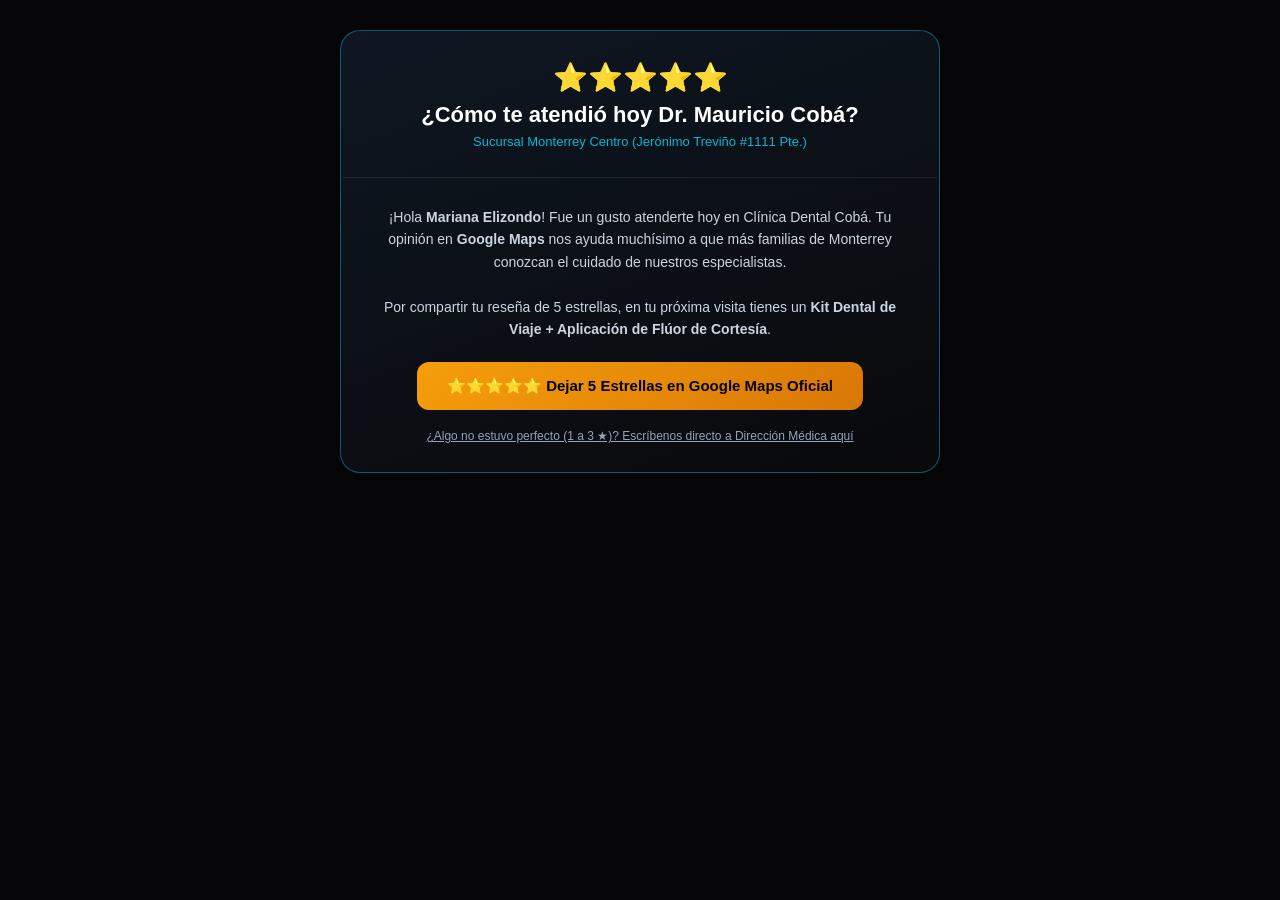
<file: automation/emails/20261019_201007_google_maps_review_samuel.cliente.mty_gmail.com.html>
<!DOCTYPE html>
<html lang="es">
<head><meta charset="UTF-8"><title>Califica tu Experiencia en Google Maps — Clínica Dental Cobá</title></head>
<body style="margin:0;padding:0;background-color:#050507;font-family:-apple-system,BlinkMacSystemFont,'Segoe UI',Roboto,sans-serif;color:#ffffff;">
  <table role="presentation" width="100%" cellspacing="0" cellpadding="0" style="background-color:#050507;padding:30px 15px;">
    <tr><td align="center">
      <table role="presentation" width="100%" style="max-width:600px;background:linear-gradient(160deg,#0e1722 0%,#09090b 100%);border:1px solid rgba(6,182,212,0.45);border-radius:20px;overflow:hidden;">
        <tr>
          <td style="padding:28px 30px;text-align:center;border-bottom:1px solid rgba(255,255,255,0.08);">
            <div style="font-size:28px;margin-bottom:8px;">⭐⭐⭐⭐⭐</div>
            <h1 style="margin:0;font-size:22px;font-weight:800;color:#ffffff;">¿Cómo te atendió hoy Dr. Mauricio Cobá?</h1>
            <p style="margin:6px 0 0;font-size:13px;color:#06B6D4;">Sucursal Monterrey Centro (Jerónimo Treviño #1111 Pte.)</p>
          </td>
        </tr>
        <tr>
          <td style="padding:26px 30px;text-align:center;">
            <p style="font-size:14px;line-height:1.6;color:#CBD5E1;margin:0 0 22px;">
              ¡Hola <strong>Mariana Elizondo</strong>! Fue un gusto atenderte hoy en Clínica Dental Cobá. Tu opinión en <strong>Google Maps</strong> nos ayuda muchísimo a que más familias de Monterrey conozcan el cuidado de nuestros especialistas.<br><br>
              Por compartir tu reseña de 5 estrellas, en tu próxima visita tienes un <strong>Kit Dental de Viaje + Aplicación de Flúor de Cortesía</strong>.
            </p>
            <div style="margin-bottom:16px;">
              <a href="https://www.google.com/maps/search/?api=1&query=Clinica+Dental+Coba+Jeronimo+Trevino+1111+Monterrey+Centro" target="_blank" style="display:inline-block;background:linear-gradient(135deg,#F59E0B 0%,#D97706 100%);color:#000000;text-decoration:none;padding:15px 30px;border-radius:12px;font-weight:800;font-size:15px;">
                ⭐⭐⭐⭐⭐ Dejar 5 Estrellas en Google Maps Oficial
              </a>
            </div>
            <div>
              <a href="https://wa.me/528118483941?text=Hola%20Direcci%C3%B3n%20Cl%C3%ADnica%20Cob%C3%A1%2C%20soy%20Mariana%20Elizondo%20y%20quiero%20compartir%20un%20comentario%20sobre%20mi%20consulta." target="_blank" style="display:inline-block;color:#94A3B8;font-size:12px;text-decoration:underline;">
                ¿Algo no estuvo perfecto (1 a 3 ★)? Escríbenos directo a Dirección Médica aquí
              </a>
            </div>
          </td>
        </tr>
      </table>
    </td></tr>
  </table>
</body>
</html>
</file>
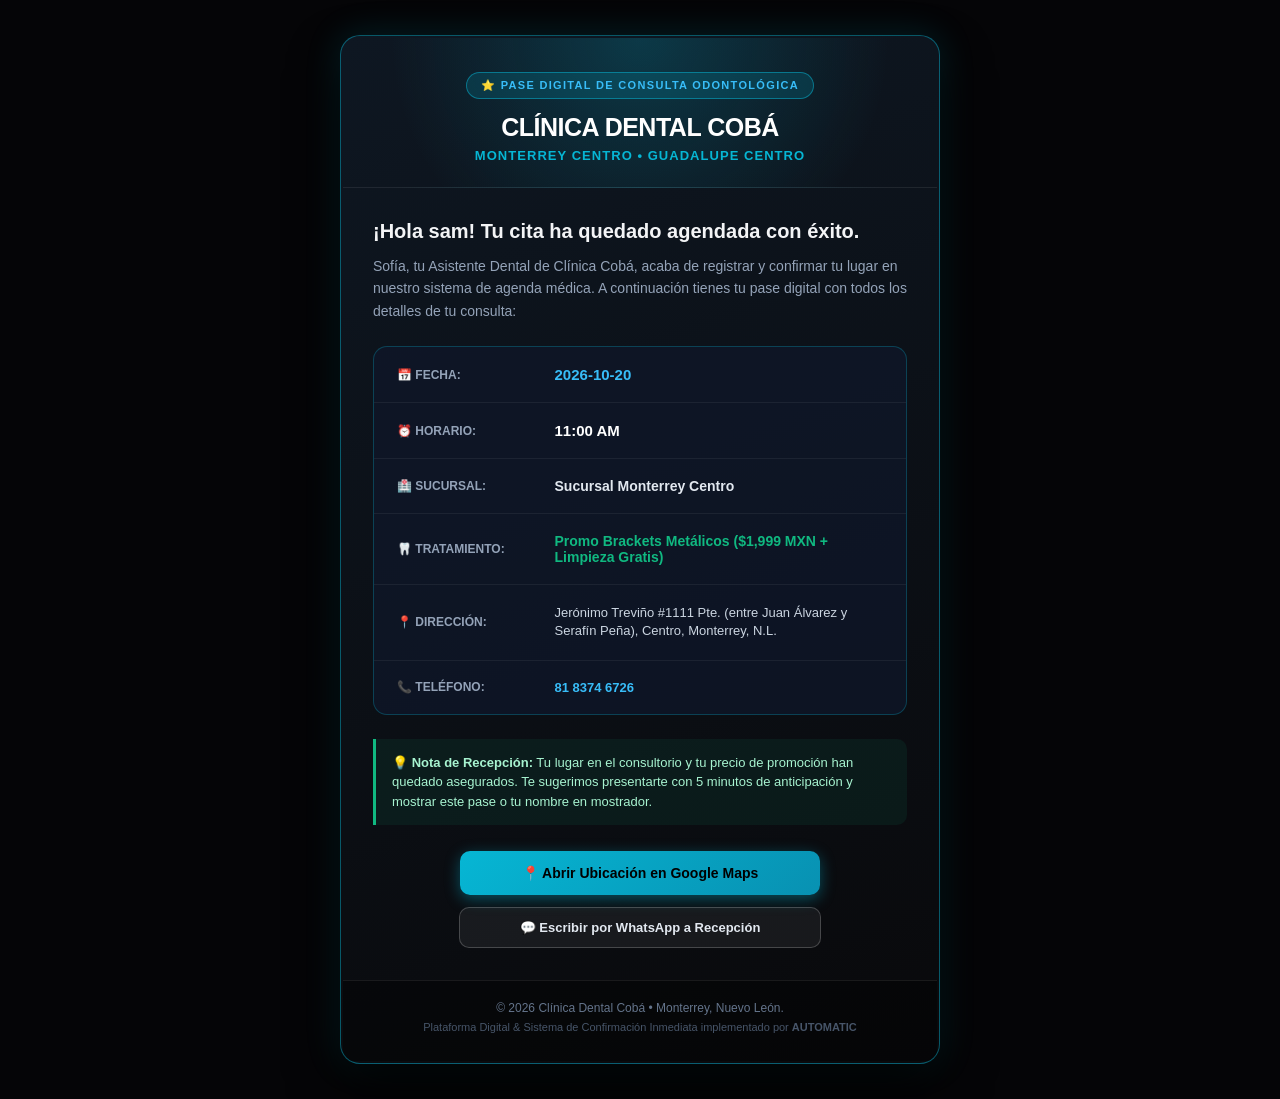
<file: automation/emails/20261019_212210_mujica360_gmail.com.html>
<!DOCTYPE html>
<html lang="es">
<head>
<meta charset="UTF-8">
<meta name="viewport" content="width=device-width, initial-scale=1.0">
<title>Pase Digital de Cita Confirmada — Clínica Dental Cobá</title>
</head>
<body style="margin: 0; padding: 0; background-color: #050507; font-family: -apple-system, BlinkMacSystemFont, 'Segoe UI', Roboto, Helvetica, Arial, sans-serif; color: #ffffff;">
  <table role="presentation" width="100%" cellspacing="0" cellpadding="0" style="background-color: #050507; padding: 35px 15px;">
    <tr>
      <td align="center">
        <table role="presentation" width="100%" style="max-width: 600px; background: linear-gradient(160deg, #0e1722 0%, #09090b 100%); border: 1px solid rgba(6, 182, 212, 0.45); border-radius: 20px; overflow: hidden; box-shadow: 0 25px 50px rgba(0,0,0,0.85), 0 0 35px rgba(6, 182, 212, 0.18);">
          <!-- Header Bar -->
          <tr>
            <td style="padding: 34px 30px 24px; text-align: center; border-bottom: 1px solid rgba(255,255,255,0.08); background: radial-gradient(circle at top, rgba(6,182,212,0.22) 0%, transparent 75%);">
              <div style="display: inline-block; background: rgba(6, 182, 212, 0.16); border: 1px solid rgba(6, 182, 212, 0.5); color: #38BDF8; font-size: 11px; font-weight: 700; text-transform: uppercase; letter-spacing: 0.12em; padding: 6px 14px; border-radius: 999px; margin-bottom: 14px;">
                ⭐ Pase Digital de Consulta Odontológica
              </div>
              <h1 style="margin: 0; font-size: 25px; font-weight: 800; color: #ffffff; letter-spacing: -0.02em;">
                CLÍNICA DENTAL COBÁ
              </h1>
              <p style="margin: 6px 0 0; font-size: 13px; color: #06B6D4; font-weight: 600; text-transform: uppercase; letter-spacing: 0.08em;">
                Monterrey Centro &bull; Guadalupe Centro
              </p>
            </td>
          </tr>

          <!-- Body Content -->
          <tr>
            <td style="padding: 30px 30px 20px;">
              <h2 style="margin: 0 0 12px; font-size: 20px; font-weight: 700; color: #F3F4F6;">
                ¡Hola sam! Tu cita ha quedado agendada con éxito.
              </h2>
              <p style="margin: 0 0 24px; font-size: 14px; line-height: 1.6; color: #94A3B8;">
                Sofía, tu Asistente Dental de Clínica Cobá, acaba de registrar y confirmar tu lugar en nuestro sistema de agenda médica. A continuación tienes tu pase digital con todos los detalles de tu consulta:
              </p>

              <!-- Ticket Info Box -->
              <table role="presentation" width="100%" cellspacing="0" cellpadding="0" style="background: rgba(15, 23, 42, 0.75); border: 1px solid rgba(6, 182, 212, 0.28); border-radius: 14px; margin-bottom: 24px; overflow: hidden;">
                <tr>
                  <td style="padding: 16px 20px; border-bottom: 1px solid rgba(255,255,255,0.06);">
                    <table width="100%">
                      <tr>
                        <td width="32%" style="font-size: 12px; color: #94A3B8; text-transform: uppercase; font-weight: 600;">📅 Fecha:</td>
                        <td width="68%" style="font-size: 15px; color: #38BDF8; font-weight: 700;">2026-10-20</td>
                      </tr>
                    </table>
                  </td>
                </tr>
                <tr>
                  <td style="padding: 16px 20px; border-bottom: 1px solid rgba(255,255,255,0.06);">
                    <table width="100%">
                      <tr>
                        <td width="32%" style="font-size: 12px; color: #94A3B8; text-transform: uppercase; font-weight: 600;">⏰ Horario:</td>
                        <td width="68%" style="font-size: 15px; color: #FFFFFF; font-weight: 700;">11:00 AM</td>
                      </tr>
                    </table>
                  </td>
                </tr>
                <tr>
                  <td style="padding: 16px 20px; border-bottom: 1px solid rgba(255,255,255,0.06);">
                    <table width="100%">
                      <tr>
                        <td width="32%" style="font-size: 12px; color: #94A3B8; text-transform: uppercase; font-weight: 600;">🏥 Sucursal:</td>
                        <td width="68%" style="font-size: 14px; color: #E2E8F0; font-weight: 600;">Sucursal Monterrey Centro</td>
                      </tr>
                    </table>
                  </td>
                </tr>
                <tr>
                  <td style="padding: 16px 20px; border-bottom: 1px solid rgba(255,255,255,0.06);">
                    <table width="100%">
                      <tr>
                        <td width="32%" style="font-size: 12px; color: #94A3B8; text-transform: uppercase; font-weight: 600;">🦷 Tratamiento:</td>
                        <td width="68%" style="font-size: 14px; color: #10B981; font-weight: 700;">Promo Brackets Metálicos ($1,999 MXN + Limpieza Gratis)</td>
                      </tr>
                    </table>
                  </td>
                </tr>
                <tr>
                  <td style="padding: 16px 20px; border-bottom: 1px solid rgba(255,255,255,0.06);">
                    <table width="100%">
                      <tr>
                        <td width="32%" style="font-size: 12px; color: #94A3B8; text-transform: uppercase; font-weight: 600;">📍 Dirección:</td>
                        <td width="68%" style="font-size: 13px; color: #CBD5E1; line-height: 1.4;">Jerónimo Treviño #1111 Pte. (entre Juan Álvarez y Serafín Peña), Centro, Monterrey, N.L.</td>
                      </tr>
                    </table>
                  </td>
                </tr>
                <tr>
                  <td style="padding: 16px 20px;">
                    <table width="100%">
                      <tr>
                        <td width="32%" style="font-size: 12px; color: #94A3B8; text-transform: uppercase; font-weight: 600;">📞 Teléfono:</td>
                        <td width="68%" style="font-size: 13px; color: #38BDF8; font-weight: 600;">81 8374 6726</td>
                      </tr>
                    </table>
                  </td>
                </tr>
              </table>

              <!-- Recomendación de Asistencia -->
              <div style="background: rgba(16, 185, 129, 0.08); border-left: 3px solid #10B981; padding: 14px 16px; border-radius: 0 10px 10px 0; margin-bottom: 26px;">
                <p style="margin: 0; font-size: 13px; color: #A7F3D0; line-height: 1.5;">
                  💡 <strong>Nota de Recepción:</strong> Tu lugar en el consultorio y tu precio de promoción han quedado asegurados. Te sugerimos presentarte con 5 minutos de anticipación y mostrar este pase o tu nombre en mostrador.
                </p>
              </div>

              <!-- Action Buttons -->
              <table role="presentation" width="100%" cellspacing="0" cellpadding="0" style="margin-bottom: 10px;">
                <tr>
                  <td align="center" style="padding-bottom: 12px;">
                    <a href="https://maps.google.com/?q=Jeronimo+Trevino+1111+Centro+Monterrey" target="_blank" style="display: block; width: 100%; max-width: 320px; background: linear-gradient(135deg, #06B6D4 0%, #0891B2 100%); color: #000000; text-align: center; text-decoration: none; padding: 14px 20px; border-radius: 10px; font-weight: 800; font-size: 14px; box-shadow: 0 4px 15px rgba(6,182,212,0.4);">
                      📍 Abrir Ubicación en Google Maps
                    </a>
                  </td>
                </tr>
                <tr>
                  <td align="center">
                    <a href="https://wa.me/528118483941?text=Hola%20Cl%C3%ADnica%20Dental%20Cob%C3%A1%2C%20tengo%20cita%20confirmada%20para%20sam%20el%202026-10-20%20a%20las%2011%3A00%20AM." target="_blank" style="display: block; width: 100%; max-width: 320px; background: rgba(255,255,255,0.06); border: 1px solid rgba(255,255,255,0.2); color: #E2E8F0; text-align: center; text-decoration: none; padding: 12px 20px; border-radius: 10px; font-weight: 600; font-size: 13px;">
                      💬 Escribir por WhatsApp a Recepción
                    </a>
                  </td>
                </tr>
              </table>
            </td>
          </tr>

          <!-- Footer -->
          <tr>
            <td style="padding: 20px 30px 28px; text-align: center; border-top: 1px solid rgba(255,255,255,0.08); background: rgba(0,0,0,0.4);">
              <p style="margin: 0 0 6px; font-size: 12px; color: #64748B;">
                © 2026 Clínica Dental Cobá • Monterrey, Nuevo León.
              </p>
              <p style="margin: 0; font-size: 11px; color: #475569;">
                Plataforma Digital &amp; Sistema de Confirmación Inmediata implementado por <strong>AUTOMATIC</strong>
              </p>
            </td>
          </tr>
        </table>
      </td>
    </tr>
  </table>
</body>
</html>
</file>
<file: styles.css>
/* ==========================================================================
   CLÍNICA DENTAL COBÁ MONTERREY — DARK LUXURY MEDICAL DESIGN SYSTEM
   Inspirado en el Sistema Universal Dark Luxury (Antigravity + n8n)
   Paleta Principal: Cian Quirúrgico (#06B6D4) + Esmeralda Dental (#10B981)
   ========================================================================== */

:root {
    /* Fondos Dark Luxury (Siempre Iguales según Prompt Maestro) */
    --bg-primary: #000000;
    --bg-secondary: #09090B;
    --bg-tertiary: #18181B;
    --bg-elevated: rgba(24, 24, 27, 0.75);

    /* Escala Completa del Color Primario: Cian Quirúrgico (#06B6D4) */
    --primary-50: #ECFEFF;
    --primary-100: #CFFAFE;
    --primary-200: #A5F3FC;
    --primary-300: #67E8F9;
    --primary-400: #22D3EE;
    --primary-500: #06B6D4;
    --primary-600: #0891B2;
    --primary-700: #0E7490;
    --primary-800: #155E75;
    --primary-900: #164E63;
    --primary-rgb: 6, 182, 212;

    /* Acento Secundario: Esmeralda Dental (#10B981) */
    --accent-emerald: #10B981;
    --accent-emerald-rgb: 16, 185, 129;

    /* Textos */
    --text-primary: #FFFFFF;
    --text-secondary: #E4E4E7;
    --text-tertiary: #A1A1AA;
    --text-quaternary: #71717A;

    /* Estados Semánticos */
    --success: #22C55E;
    --info: #3B82F6;
    --warning: #F59E0B;
    --danger: #EF4444;

    /* Tipografía */
    --font-display: 'Plus Jakarta Sans', -apple-system, BlinkMacSystemFont, sans-serif;
    --font-body: 'Inter', -apple-system, BlinkMacSystemFont, sans-serif;
    --font-mono: 'JetBrains Mono', monospace;

    /* Gradientes Oficiales */
    --hero-gradient: linear-gradient(135deg, var(--primary-600) 0%, var(--primary-500) 50%, var(--accent-emerald) 100%);
    --card-glow: radial-gradient(ellipse at center, rgba(var(--primary-rgb), 0.16) 0%, transparent 70%);
    --bg-top-glow: radial-gradient(ellipse at top, rgba(var(--primary-rgb), 0.14) 0%, transparent 55%);
}

/* Reset & Base */
*, *::before, *::after {
    margin: 0;
    padding: 0;
    box-sizing: border-box;
}

html {
    scroll-behavior: smooth;
    background-color: var(--bg-primary);
    color: var(--text-primary);
    font-family: var(--font-body);
    font-size: 16px;
    line-height: 1.7;
    overflow-x: hidden;
}

body {
    background-color: var(--bg-primary);
    background-image: var(--bg-top-glow);
    color: var(--text-primary);
    overflow-x: hidden;
    position: relative;
    min-height: 100vh;
}

::selection {
    background: rgba(var(--primary-rgb), 0.35);
    color: #fff;
}

/* ==========================================================================
   SISTEMA DE 50 PARTÍCULAS FLOTANTES
   ========================================================================== */
#particles-container {
    position: fixed;
    inset: 0;
    pointer-events: none;
    z-index: 0;
    overflow: hidden;
}

.particle {
    position: absolute;
    width: 4px;
    height: 4px;
    border-radius: 50%;
    background: radial-gradient(circle, var(--primary-400) 0%, transparent 70%);
    box-shadow: 0 0 12px rgba(var(--primary-rgb), 0.8);
    opacity: 0.4;
    animation: float-particle 20s infinite ease-in-out;
    will-change: transform, opacity;
}

.particle:nth-child(even) {
    width: 6px;
    height: 6px;
    background: radial-gradient(circle, var(--accent-emerald) 0%, transparent 70%);
}

@keyframes float-particle {
    0%, 100% { transform: translate(0, 0); opacity: 0.3; }
    25% { transform: translate(80px, -90px); opacity: 0.75; }
    50% { transform: translate(-45px, -180px); opacity: 0.5; }
    75% { transform: translate(-90px, -80px); opacity: 0.8; }
}

@media (max-width: 768px) {
    .particle:nth-child(n+20) {
        display: none;
    }
}

/* ==========================================================================
   UTILIDADES DE LAYOUT Y TIPOGRAFÍA
   ========================================================================== */
.container {
    width: 100%;
    max-width: 1320px;
    margin: 0 auto;
    padding: 0 24px;
    position: relative;
    z-index: 2;
}

.section {
    padding: 110px 0;
    position: relative;
}

.section-header {
    text-align: center;
    max-width: 780px;
    margin: 0 auto 64px;
}

.section-label {
    display: inline-flex;
    align-items: center;
    gap: 8px;
    font-family: var(--font-display);
    font-size: 12px;
    font-weight: 600;
    text-transform: uppercase;
    letter-spacing: 0.12em;
    color: var(--primary-400);
    background: rgba(var(--primary-rgb), 0.1);
    border: 1px solid rgba(var(--primary-rgb), 0.28);
    padding: 8px 16px;
    border-radius: 999px;
    margin-bottom: 18px;
    box-shadow: 0 0 24px rgba(var(--primary-rgb), 0.15);
}

.section-title {
    font-family: var(--font-display);
    font-size: clamp(2.1rem, 4vw, 3rem);
    font-weight: 800;
    line-height: 1.18;
    letter-spacing: -0.02em;
    color: var(--text-primary);
    margin-bottom: 18px;
}

.section-subtitle {
    font-size: 1.125rem;
    color: var(--text-tertiary);
    line-height: 1.65;
}

.text-gradient {
    background: linear-gradient(135deg, #FFFFFF 0%, var(--primary-300) 45%, var(--accent-emerald) 100%);
    -webkit-background-clip: text;
    -webkit-text-fill-color: transparent;
    background-clip: text;
}

.glow-text {
    text-shadow:
        0 0 12px rgba(var(--primary-rgb), 0.65),
        0 0 28px rgba(var(--primary-rgb), 0.35);
}

.glow-primary {
    filter: drop-shadow(0 0 20px rgba(var(--primary-rgb), 0.55))
            drop-shadow(0 0 45px rgba(var(--primary-rgb), 0.3));
}

/* ==========================================================================
   COMPONENTES CSS EXACTOS (GLASSMORPHISM & BOTONES)
   ========================================================================== */
.glass-card {
    background: linear-gradient(
        135deg,
        rgba(var(--primary-rgb), 0.08) 0%,
        rgba(24, 24, 27, 0.82) 50%,
        rgba(var(--accent-emerald-rgb), 0.06) 100%
    );
    backdrop-filter: blur(24px) saturate(180%);
    -webkit-backdrop-filter: blur(24px) saturate(180%);
    border: 1px solid rgba(var(--primary-rgb), 0.18);
    border-radius: 24px;
    padding: 32px;
    box-shadow:
        0 4px 6px -1px rgba(0, 0, 0, 0.35),
        0 2px 4px -2px rgba(0, 0, 0, 0.25),
        inset 0 1px 0 0 rgba(255, 255, 255, 0.06);
    transition: all 0.4s cubic-bezier(0.4, 0, 0.2, 1);
}

.glass-card:hover {
    border-color: rgba(var(--primary-rgb), 0.4);
    box-shadow: 0 25px 50px -12px rgba(var(--primary-rgb), 0.28);
    transform: translateY(-4px);
}

.btn {
    display: inline-flex;
    align-items: center;
    justify-content: center;
    gap: 10px;
    font-family: var(--font-display);
    font-size: 0.98rem;
    font-weight: 600;
    padding: 16px 30px;
    border-radius: 14px;
    cursor: pointer;
    text-decoration: none;
    transition: all 0.3s cubic-bezier(0.4, 0, 0.2, 1);
    border: none;
    white-space: nowrap;
}

.btn-primary {
    background: linear-gradient(
        135deg,
        var(--primary-600) 0%,
        var(--primary-500) 35%,
        var(--accent-emerald) 70%,
        var(--primary-500) 100%
    );
    background-size: 200% 200%;
    animation: gradient-shift 4s ease infinite, pulse-glow 3s ease-in-out infinite;
    color: #ffffff;
    box-shadow:
        0 0 0 1px rgba(var(--primary-rgb), 0.5),
        0 4px 24px rgba(var(--primary-rgb), 0.4),
        inset 0 1px 0 rgba(255, 255, 255, 0.25);
}

.btn-primary:hover {
    transform: translateY(-2px) scale(1.02);
    filter: brightness(1.12);
    box-shadow:
        0 0 0 2px rgba(var(--primary-rgb), 0.85),
        0 8px 40px rgba(var(--primary-rgb), 0.65);
}

.btn-outline {
    background: rgba(255, 255, 255, 0.03);
    color: var(--text-primary);
    border: 1px solid rgba(var(--primary-rgb), 0.35);
    backdrop-filter: blur(12px);
}

.btn-outline:hover {
    background: rgba(var(--primary-rgb), 0.12);
    border-color: var(--primary-400);
    transform: translateY(-2px);
    box-shadow: 0 8px 25px rgba(var(--primary-rgb), 0.22);
}

.btn-sm {
    padding: 10px 20px;
    font-size: 0.875rem;
    border-radius: 10px;
}

@keyframes gradient-shift {
    0%, 100% { background-position: 0% 50%; }
    50% { background-position: 100% 50%; }
}

@keyframes pulse-glow {
    0%, 100% {
        box-shadow:
            0 0 0 1px rgba(var(--primary-rgb), 0.5),
            0 4px 24px rgba(var(--primary-rgb), 0.38),
            0 0 50px rgba(var(--primary-rgb), 0.22);
    }
    50% {
        box-shadow:
            0 0 0 2px rgba(var(--primary-rgb), 0.85),
            0 8px 36px rgba(var(--primary-rgb), 0.55),
            0 0 75px rgba(var(--primary-rgb), 0.4);
    }
}

/* ==========================================================================
   TOP PROMO BANNER & NAVBAR STICKY
   ========================================================================== */
.top-promo-bar {
    background: linear-gradient(90deg, rgba(6, 182, 212, 0.18) 0%, rgba(16, 185, 129, 0.22) 50%, rgba(6, 182, 212, 0.18) 100%);
    border-bottom: 1px solid rgba(var(--primary-rgb), 0.25);
    padding: 8px 16px;
    text-align: center;
    font-size: 0.85rem;
    color: var(--text-secondary);
    position: relative;
    z-index: 1001;
}

.top-promo-bar strong {
    color: var(--primary-300);
}

.top-promo-bar a {
    color: #fff;
    font-weight: 600;
    text-decoration: underline;
    margin-left: 8px;
}

.navbar {
    position: sticky;
    top: 0;
    width: 100%;
    z-index: 1000;
    padding: 18px 0;
    transition: all 0.35s ease;
    background: rgba(0, 0, 0, 0.55);
    backdrop-filter: blur(16px);
}

.navbar.scrolled {
    padding: 12px 0;
    background: rgba(5, 5, 8, 0.88);
    backdrop-filter: blur(24px);
    border-bottom: 1px solid rgba(var(--primary-rgb), 0.18);
    box-shadow: 0 8px 32px rgba(0, 0, 0, 0.6);
}

.nav-container {
    display: flex;
    align-items: center;
    justify-content: space-between;
    gap: 20px;
}

.brand-logo {
    display: flex;
    align-items: center;
    gap: 12px;
    text-decoration: none;
    color: var(--text-primary);
}

.brand-logo img {
    height: 46px;
    width: 46px;
    border-radius: 12px;
    object-fit: cover;
    border: 1px solid rgba(var(--primary-rgb), 0.4);
    box-shadow: 0 0 18px rgba(var(--primary-rgb), 0.35);
}

.brand-text {
    display: flex;
    flex-direction: column;
    line-height: 1.15;
}

.brand-name {
    font-family: var(--font-display);
    font-weight: 800;
    font-size: 1.15rem;
    letter-spacing: -0.02em;
}

.brand-location {
    font-size: 0.72rem;
    color: var(--primary-400);
    text-transform: uppercase;
    letter-spacing: 0.1em;
    font-weight: 600;
}

.nav-links {
    display: flex;
    align-items: center;
    gap: 28px;
    list-style: none;
}

.nav-link {
    color: var(--text-secondary);
    text-decoration: none;
    font-size: 0.92rem;
    font-weight: 500;
    position: relative;
    padding: 4px 0;
    transition: color 0.25s ease;
}

.nav-link:hover {
    color: #fff;
}

.nav-link::after {
    content: '';
    position: absolute;
    bottom: 0;
    left: 0;
    width: 0;
    height: 2px;
    background: var(--primary-400);
    transition: width 0.3s ease;
}

.nav-link:hover::after {
    width: 100%;
}

.nav-actions {
    display: flex;
    align-items: center;
    gap: 12px;
}

.mobile-menu-toggle {
    display: none;
    background: rgba(var(--primary-rgb), 0.12);
    border: 1px solid rgba(var(--primary-rgb), 0.3);
    color: #fff;
    padding: 10px 12px;
    border-radius: 10px;
    cursor: pointer;
    font-size: 1.2rem;
}

/* ==========================================================================
   HERO SECTION (100vh)
   ========================================================================== */
.hero {
    min-height: calc(100vh - 90px);
    display: flex;
    align-items: center;
    padding: 60px 0 90px;
    position: relative;
    overflow: hidden;
}

.hero::before {
    content: '';
    position: absolute;
    top: 10%;
    left: 15%;
    width: 520px;
    height: 520px;
    background: radial-gradient(circle, rgba(var(--primary-rgb), 0.18) 0%, transparent 70%);
    filter: blur(60px);
    z-index: 0;
    pointer-events: none;
}

.hero-grid {
    display: grid;
    grid-template-columns: 1.15fr 0.85fr;
    gap: 56px;
    align-items: center;
}

.hero-content {
    animation: fade-in-up 0.8s cubic-bezier(0.16, 1, 0.3, 1) forwards;
}

.hero-badges {
    display: flex;
    flex-wrap: wrap;
    gap: 10px;
    margin-bottom: 22px;
}

.badge-pill {
    display: inline-flex;
    align-items: center;
    gap: 8px;
    padding: 7px 14px;
    border-radius: 999px;
    font-size: 0.78rem;
    font-weight: 600;
    letter-spacing: 0.04em;
    background: rgba(var(--primary-rgb), 0.12);
    border: 1px solid rgba(var(--primary-rgb), 0.35);
    color: var(--primary-300);
}

.badge-pill.emerald {
    background: rgba(var(--accent-emerald-rgb), 0.14);
    border-color: rgba(var(--accent-emerald-rgb), 0.4);
    color: #6EE7B7;
}

.live-dot {
    width: 8px;
    height: 8px;
    border-radius: 50%;
    background: var(--success);
    box-shadow: 0 0 10px var(--success);
    animation: blink 1.5s infinite;
}

@keyframes blink {
    0%, 100% { opacity: 1; transform: scale(1); }
    50% { opacity: 0.4; transform: scale(1.2); }
}

.hero-title {
    font-family: var(--font-display);
    font-size: clamp(2.6rem, 5.2vw, 4.4rem);
    font-weight: 800;
    line-height: 1.08;
    letter-spacing: -0.025em;
    margin-bottom: 22px;
}

.hero-subtitle {
    font-size: 1.18rem;
    color: var(--text-secondary);
    margin-bottom: 32px;
    max-width: 620px;
    line-height: 1.65;
}

.hero-cta-group {
    display: flex;
    flex-wrap: wrap;
    gap: 16px;
    margin-bottom: 36px;
}

.hero-branches-mini {
    display: grid;
    grid-template-columns: repeat(2, 1fr);
    gap: 14px;
    padding-top: 24px;
    border-top: 1px solid rgba(255, 255, 255, 0.1);
}

.branch-mini-card {
    background: rgba(24, 24, 27, 0.65);
    border: 1px solid rgba(var(--primary-rgb), 0.2);
    border-radius: 14px;
    padding: 14px 16px;
    transition: all 0.25s ease;
}

.branch-mini-card:hover {
    border-color: var(--primary-400);
    background: rgba(var(--primary-rgb), 0.08);
}

.branch-mini-title {
    font-family: var(--font-display);
    font-size: 0.88rem;
    font-weight: 700;
    color: #fff;
    display: flex;
    align-items: center;
    gap: 6px;
    margin-bottom: 4px;
}

.branch-mini-address {
    font-size: 0.8rem;
    color: var(--text-tertiary);
    line-height: 1.4;
}

.branch-mini-phone {
    font-family: var(--font-mono);
    font-size: 0.78rem;
    color: var(--primary-400);
    margin-top: 4px;
    display: block;
}

/* Hero Visual 3D Container */
.hero-visual-wrapper {
    position: relative;
    display: flex;
    justify-content: center;
    align-items: center;
}

.sphere {
    width: 460px;
    height: 460px;
    position: relative;
    transform-style: preserve-3d;
    animation: float 6s ease-in-out infinite;
    display: flex;
    align-items: center;
    justify-content: center;
}

.sphere-inner {
    width: 100%;
    height: 100%;
    border-radius: 36px;
    overflow: hidden;
    position: relative;
    border: 2px solid rgba(var(--primary-rgb), 0.38);
    box-shadow:
        0 0 60px rgba(var(--primary-rgb), 0.35),
        0 0 120px rgba(var(--accent-emerald-rgb), 0.2),
        inset 0 0 60px rgba(var(--primary-rgb), 0.2);
    background: radial-gradient(circle at center, rgba(var(--primary-rgb), 0.2), #050507);
}

.hero-main-img {
    width: 100%;
    height: 100%;
    object-fit: cover;
    display: block;
}

.floating-stat-card {
    position: absolute;
    background: rgba(9, 9, 11, 0.88);
    backdrop-filter: blur(18px);
    border: 1px solid rgba(var(--primary-rgb), 0.4);
    padding: 14px 18px;
    border-radius: 16px;
    box-shadow: 0 16px 36px rgba(0, 0, 0, 0.65);
    display: flex;
    align-items: center;
    gap: 12px;
    z-index: 4;
}

.floating-stat-card.top-right {
    top: -16px;
    right: -18px;
    animation: float 5s ease-in-out 1s infinite;
}

.floating-stat-card.bottom-left {
    bottom: -20px;
    left: -20px;
    animation: float 7s ease-in-out 0.5s infinite;
}

.stat-icon-box {
    width: 42px;
    height: 42px;
    border-radius: 12px;
    background: rgba(var(--primary-rgb), 0.18);
    display: flex;
    align-items: center;
    justify-content: center;
    font-size: 1.3rem;
}

.stat-card-info strong {
    display: block;
    font-family: var(--font-display);
    font-size: 0.95rem;
    color: #fff;
}

.stat-card-info span {
    font-size: 0.76rem;
    color: var(--primary-300);
}

@keyframes float {
    0%, 100% { transform: translateY(0) rotate(0deg); }
    25% { transform: translateY(-16px) rotate(1.2deg); }
    50% { transform: translateY(-8px) rotate(-1.2deg); }
    75% { transform: translateY(-22px) rotate(0.8deg); }
}

@keyframes fade-in-up {
    from { opacity: 0; transform: translateY(28px); }
    to { opacity: 1; transform: translateY(0); }
}

/* ==========================================================================
   SOCIAL PROOF & CONTADORES ANIMADOS
   ========================================================================== */
.stats-ribbon {
    padding: 36px 0;
    background: rgba(9, 9, 11, 0.9);
    border-top: 1px solid rgba(var(--primary-rgb), 0.15);
    border-bottom: 1px solid rgba(var(--primary-rgb), 0.15);
    position: relative;
    z-index: 2;
}

.stats-grid {
    display: grid;
    grid-template-columns: repeat(4, 1fr);
    gap: 24px;
    text-align: center;
}

.stat-item {
    padding: 16px;
    border-right: 1px solid rgba(255, 255, 255, 0.07);
}

.stat-item:last-child {
    border-right: none;
}

.stat-number-wrap {
    font-family: var(--font-display);
    font-size: clamp(2rem, 3.5vw, 2.85rem);
    font-weight: 800;
    color: #fff;
    line-height: 1.1;
    margin-bottom: 6px;
}

.stat-suffix {
    color: var(--primary-400);
}

.stat-label {
    font-size: 0.9rem;
    color: var(--text-tertiary);
    font-weight: 500;
}

/* ==========================================================================
   SERVICIOS CON FLIP CARDS 3D INTERACTIVAS (6 ITEMS)
   ========================================================================== */
.services-grid {
    display: grid;
    grid-template-columns: repeat(3, 1fr);
    gap: 28px;
}

.service-card-flip {
    perspective: 1200px;
    -webkit-perspective: 1200px;
    height: 410px;
    cursor: pointer;
    position: relative;
}

.service-card-inner {
    position: relative;
    width: 100%;
    height: 100%;
    text-align: left;
    transition: transform 0.55s cubic-bezier(0.25, 1, 0.5, 1);
    transform-style: preserve-3d;
    -webkit-transform-style: preserve-3d;
    will-change: transform;
}

.service-card-flip.flipped .service-card-inner {
    transform: rotateY(180deg);
    -webkit-transform: rotateY(180deg);
}

.service-card-front,
.service-card-back {
    position: absolute;
    inset: 0;
    width: 100%;
    height: 100%;
    -webkit-backface-visibility: hidden;
    backface-visibility: hidden;
    border-radius: 24px;
    overflow: hidden;
    transform: translateZ(0);
    -webkit-transform: translateZ(0);
}

.service-card-front {
    background: var(--bg-tertiary);
    border: 1px solid rgba(var(--primary-rgb), 0.22);
    box-shadow: 0 14px 34px rgba(0, 0, 0, 0.5);
    transform: rotateY(0deg) translateZ(1px);
    -webkit-transform: rotateY(0deg) translateZ(1px);
}

.service-card-back {
    transform: rotateY(180deg) translateZ(1px);
    -webkit-transform: rotateY(180deg) translateZ(1px);
    background: rgba(15, 23, 42, 0.95);
    border: 1px solid rgba(var(--primary-rgb), 0.35);
    box-shadow: 0 18px 40px rgba(0, 0, 0, 0.6);
}

.flip-back-indicator {
    position: absolute;
    top: 18px;
    right: 18px;
    font-size: 0.72rem;
    color: var(--primary-300);
    background: rgba(var(--primary-rgb), 0.12);
    border: 1px solid rgba(var(--primary-rgb), 0.25);
    padding: 3px 10px;
    border-radius: 999px;
    font-family: var(--font-body);
    font-weight: 600;
    display: inline-flex;
    align-items: center;
    gap: 4px;
    pointer-events: none;
}

.service-image {
    width: 100%;
    height: 100%;
    object-fit: cover;
    display: block;
}

.service-overlay {
    position: absolute;
    inset: 0;
    background: linear-gradient(
        180deg,
        rgba(0, 0, 0, 0.15) 0%,
        rgba(0, 0, 0, 0.45) 50%,
        rgba(5, 5, 10, 0.95) 100%
    );
    display: flex;
    flex-direction: column;
    justify-content: space-between;
    padding: 24px;
}

.service-promo-tag {
    align-self: flex-start;
    background: rgba(var(--primary-rgb), 0.88);
    color: #000;
    font-family: var(--font-display);
    font-weight: 800;
    font-size: 0.75rem;
    text-transform: uppercase;
    letter-spacing: 0.06em;
    padding: 6px 12px;
    border-radius: 999px;
    box-shadow: 0 4px 16px rgba(var(--primary-rgb), 0.5);
}

.service-front-bottom {
    display: flex;
    flex-direction: column;
    gap: 6px;
}

.service-title-front {
    font-family: var(--font-display);
    font-size: 1.4rem;
    font-weight: 700;
    color: #fff;
}

.service-flip-hint {
    font-size: 0.8rem;
    color: var(--primary-300);
    display: flex;
    align-items: center;
    gap: 6px;
    font-weight: 500;
}

.service-card-back {
    transform: rotateY(180deg);
    display: flex;
    flex-direction: column;
    justify-content: space-between;
    padding: 28px;
    background: linear-gradient(145deg, rgba(12, 20, 28, 0.96) 0%, rgba(9, 9, 11, 0.98) 100%);
    border: 1px solid rgba(var(--primary-rgb), 0.45);
    box-shadow: 0 0 40px rgba(var(--primary-rgb), 0.22);
}

.service-title-back {
    font-family: var(--font-display);
    font-size: 1.35rem;
    font-weight: 700;
    color: var(--primary-300);
    margin-bottom: 10px;
}

.service-price-highlight {
    font-family: var(--font-mono);
    font-size: 0.9rem;
    color: #6EE7B7;
    background: rgba(var(--accent-emerald-rgb), 0.14);
    border: 1px solid rgba(var(--accent-emerald-rgb), 0.35);
    padding: 6px 12px;
    border-radius: 8px;
    display: inline-block;
    margin-bottom: 12px;
}

.service-description {
    font-size: 0.94rem;
    color: var(--text-secondary);
    line-height: 1.55;
    margin-bottom: 16px;
}

.service-features {
    display: flex;
    flex-wrap: wrap;
    gap: 8px;
    margin-bottom: 18px;
}

.feature-tag {
    font-size: 0.74rem;
    font-weight: 600;
    padding: 5px 10px;
    border-radius: 6px;
    background: rgba(var(--primary-rgb), 0.12);
    border: 1px solid rgba(var(--primary-rgb), 0.28);
    color: var(--primary-200);
}

/* ==========================================================================
   COTIZADOR INTERACTIVO DE PROMOCIONES (MONTERREY & GUADALUPE)
   ========================================================================== */
.quoter-box {
    display: grid;
    grid-template-columns: 1fr 1.1fr;
    gap: 32px;
    align-items: stretch;
}

.promo-selector-list {
    display: flex;
    flex-direction: column;
    gap: 12px;
}

.promo-option-btn {
    width: 100%;
    text-align: left;
    background: rgba(24, 24, 27, 0.75);
    border: 1px solid rgba(255, 255, 255, 0.1);
    border-radius: 16px;
    padding: 18px 20px;
    color: #fff;
    cursor: pointer;
    display: flex;
    align-items: center;
    justify-content: space-between;
    transition: all 0.25s ease;
}

.promo-option-btn:hover,
.promo-option-btn.active {
    background: rgba(var(--primary-rgb), 0.14);
    border-color: var(--primary-400);
    box-shadow: 0 8px 24px rgba(var(--primary-rgb), 0.18);
    transform: translateX(4px);
}

.promo-opt-title {
    font-family: var(--font-display);
    font-weight: 700;
    font-size: 1rem;
    display: block;
}

.promo-opt-sub {
    font-size: 0.82rem;
    color: var(--text-tertiary);
}

.promo-opt-price {
    font-family: var(--font-mono);
    font-weight: 700;
    font-size: 1.05rem;
    color: var(--primary-300);
    background: rgba(var(--primary-rgb), 0.12);
    padding: 6px 12px;
    border-radius: 10px;
}

.promo-detail-display {
    display: flex;
    flex-direction: column;
    justify-content: space-between;
}

.promo-price-big {
    font-family: var(--font-display);
    font-size: 2.6rem;
    font-weight: 800;
    color: #6EE7B7;
    line-height: 1.1;
}

.promo-old-price {
    font-size: 1.1rem;
    color: var(--text-quaternary);
    text-decoration: line-through;
    margin-left: 10px;
    font-weight: 500;
}

.promo-checklist {
    list-style: none;
    margin: 20px 0;
    display: flex;
    flex-direction: column;
    gap: 10px;
}

.promo-checklist li {
    display: flex;
    align-items: center;
    gap: 10px;
    font-size: 0.95rem;
    color: var(--text-secondary);
}

/* ==========================================================================
   SHOWCASE / CASOS DE ÉXITO & SUCURSALES EN MONTERREY
   ========================================================================== */
.showcase-grid {
    display: grid;
    grid-template-columns: repeat(2, 1fr);
    gap: 32px;
}

.showcase-card {
    overflow: hidden;
    padding: 0;
    display: flex;
    flex-direction: column;
}

.showcase-img-wrap {
    position: relative;
    height: 300px;
    overflow: hidden;
}

.showcase-img-wrap img {
    width: 100%;
    height: 100%;
    object-fit: cover;
    transition: transform 0.6s ease;
}

.showcase-card:hover .showcase-img-wrap img {
    transform: scale(1.05);
}

.showcase-badge {
    position: absolute;
    top: 18px;
    left: 18px;
    background: rgba(0, 0, 0, 0.8);
    backdrop-filter: blur(10px);
    border: 1px solid rgba(var(--primary-rgb), 0.4);
    color: var(--primary-300);
    padding: 6px 14px;
    border-radius: 999px;
    font-size: 0.78rem;
    font-weight: 700;
}

.showcase-body {
    padding: 28px;
}

.showcase-body h3 {
    font-family: var(--font-display);
    font-size: 1.4rem;
    margin-bottom: 10px;
}

.showcase-body p {
    color: var(--text-tertiary);
    font-size: 0.95rem;
    margin-bottom: 18px;
}

/* ==========================================================================
   SISTEMA DE BOOKING + FORMULARIO CONECTADO A N8N + RETELL AI
   ========================================================================== */
.booking-layout {
    display: grid;
    grid-template-columns: 1.15fr 0.85fr;
    gap: 36px;
    align-items: start;
}

.form-grid-2 {
    display: grid;
    grid-template-columns: repeat(2, 1fr);
    gap: 18px;
}

.form-group {
    margin-bottom: 18px;
}

.form-label {
    display: block;
    font-size: 0.82rem;
    font-weight: 600;
    text-transform: uppercase;
    letter-spacing: 0.06em;
    color: var(--text-secondary);
    margin-bottom: 8px;
}

.form-input,
.form-select,
.form-textarea {
    width: 100%;
    background: rgba(9, 9, 11, 0.85);
    border: 1px solid rgba(255, 255, 255, 0.14);
    border-radius: 12px;
    padding: 14px 16px;
    color: #fff;
    font-family: var(--font-body);
    font-size: 0.96rem;
    transition: all 0.25s ease;
}

.form-input:focus,
.form-select:focus,
.form-textarea:focus {
    outline: none;
    border-color: var(--primary-400);
    box-shadow: 0 0 0 3px rgba(var(--primary-rgb), 0.22);
    background: rgba(15, 23, 32, 0.95);
}

/* Date Input UX — Click anywhere to open calendar & Sleek Dark Styling */
.form-input[type="date"],
#fecha_cita {
    cursor: pointer;
    color-scheme: dark;
    font-weight: 500;
    position: relative;
}

#fecha_cita:hover {
    border-color: var(--primary-400);
    box-shadow: 0 0 16px rgba(var(--primary-rgb), 0.18);
}

#fecha_cita::-webkit-calendar-picker-indicator {
    cursor: pointer;
    padding: 6px 8px;
    border-radius: 8px;
    background-color: rgba(var(--primary-rgb), 0.18);
    border: 1px solid rgba(var(--primary-rgb), 0.4);
    filter: invert(0.9) sepia(100%) saturate(600%) hue-rotate(130deg);
    opacity: 1;
    transition: all 0.2s ease;
}

#fecha_cita::-webkit-calendar-picker-indicator:hover {
    transform: scale(1.1);
    background-color: rgba(var(--primary-rgb), 0.35);
    border-color: var(--primary-300);
}

.time-slots-grid {
    display: grid;
    grid-template-columns: repeat(4, 1fr);
    gap: 10px;
}

.time-slot-btn {
    background: rgba(24, 24, 27, 0.8);
    border: 1px solid rgba(255, 255, 255, 0.12);
    color: var(--text-secondary);
    padding: 10px 8px;
    border-radius: 10px;
    font-family: var(--font-mono);
    font-size: 0.82rem;
    cursor: pointer;
    transition: all 0.2s ease;
    text-align: center;
}

.time-slot-btn:hover {
    border-color: var(--primary-400);
    color: #fff;
}

.time-slot-btn.selected {
    background: rgba(var(--primary-rgb), 0.22);
    border-color: var(--primary-400);
    color: #fff;
    font-weight: 700;
    box-shadow: 0 0 16px rgba(var(--primary-rgb), 0.35);
}

/* Panel En Vivo de Automatización (n8n + CRM + Retell AI Voice Call) */
.automation-live-panel {
    position: sticky;
    top: 100px;
}

.pipeline-steps {
    display: flex;
    flex-direction: column;
    gap: 12px;
    margin: 20px 0;
}

.pipeline-step {
    display: flex;
    align-items: center;
    gap: 14px;
    padding: 14px 16px;
    border-radius: 14px;
    background: rgba(9, 9, 11, 0.75);
    border: 1px solid rgba(255, 255, 255, 0.08);
    transition: all 0.3s ease;
}

.pipeline-step.active {
    border-color: var(--primary-400);
    background: rgba(var(--primary-rgb), 0.14);
    box-shadow: 0 0 22px rgba(var(--primary-rgb), 0.25);
}

.pipeline-step.done {
    border-color: rgba(34, 197, 94, 0.5);
    background: rgba(34, 197, 94, 0.1);
}

.step-badge {
    width: 34px;
    height: 34px;
    border-radius: 10px;
    background: rgba(255, 255, 255, 0.06);
    display: flex;
    align-items: center;
    justify-content: center;
    font-family: var(--font-mono);
    font-size: 0.85rem;
    font-weight: 700;
    flex-shrink: 0;
}

.pipeline-step.done .step-badge {
    background: var(--success);
    color: #000;
}

/* Simulador de Llamada Entrante IA (Retell AI + ElevenLabs) */
.voice-call-widget {
    margin-top: 20px;
    padding: 22px;
    border-radius: 20px;
    background: linear-gradient(145deg, rgba(6, 182, 212, 0.16) 0%, rgba(16, 185, 129, 0.12) 100%);
    border: 1px solid rgba(var(--primary-rgb), 0.45);
    display: none;
}

.voice-call-widget.visible {
    display: block;
    animation: fade-in-up 0.5s ease forwards;
}

.call-header {
    display: flex;
    align-items: center;
    justify-content: space-between;
    margin-bottom: 14px;
}

.caller-info {
    display: flex;
    align-items: center;
    gap: 12px;
}

.caller-avatar {
    width: 48px;
    height: 48px;
    border-radius: 50%;
    background: var(--hero-gradient);
    display: flex;
    align-items: center;
    justify-content: center;
    font-size: 1.4rem;
    box-shadow: 0 0 20px rgba(var(--primary-rgb), 0.6);
    animation: pulse-glow 2s infinite;
}

.audio-bars {
    display: flex;
    align-items: center;
    gap: 4px;
    height: 24px;
}

.audio-bar {
    width: 4px;
    height: 8px;
    background: var(--primary-400);
    border-radius: 99px;
    animation: sound-wave 0.9s ease-in-out infinite;
}

.audio-bar:nth-child(2) { animation-delay: 0.15s; }
.audio-bar:nth-child(3) { animation-delay: 0.3s; }
.audio-bar:nth-child(4) { animation-delay: 0.45s; }
.audio-bar:nth-child(5) { animation-delay: 0.2s; }

@keyframes sound-wave {
    0%, 100% { height: 6px; opacity: 0.5; }
    50% { height: 22px; opacity: 1; }
}

.call-transcript-box {
    background: rgba(0, 0, 0, 0.65);
    border: 1px solid rgba(255, 255, 255, 0.1);
    border-radius: 12px;
    padding: 14px;
    font-size: 0.88rem;
    max-height: 210px;
    overflow-y: auto;
    margin-bottom: 14px;
}

/* Mic Live Recording & Pulse Animation */
.pulsing-record-dot {
    display: inline-block;
    animation: pulseRecord 0.9s infinite alternate;
}

@keyframes pulseRecord {
    0% { opacity: 0.3; transform: scale(0.85); }
    100% { opacity: 1; transform: scale(1.2); }
}

#voice-mic-btn.listening {
    background: linear-gradient(135deg, #ef4444 0%, #b91c1c 100%) !important;
    border-color: #f87171 !important;
    box-shadow: 0 0 24px rgba(239, 68, 68, 0.6) !important;
    animation: micPulse 1.2s infinite ease-in-out !important;
}

@keyframes micPulse {
    0% { transform: scale(1); }
    50% { transform: scale(1.03); }
    100% { transform: scale(1); }
}

.chat-msg {
    margin-bottom: 10px;
    line-height: 1.45;
}

.chat-msg.ai strong { color: var(--primary-300); }
.chat-msg.user strong { color: #6EE7B7; }

/* ==========================================================================
   TESTIMONIOS & CRM MINI TABLE
   ========================================================================== */
.testimonials-grid {
    display: grid;
    grid-template-columns: repeat(3, 1fr);
    gap: 24px;
}

.testimonial-card {
    display: flex;
    flex-direction: column;
    justify-content: space-between;
}

.stars {
    color: #FBBF24;
    font-size: 1rem;
    margin-bottom: 12px;
    letter-spacing: 2px;
}

.testimonial-quote {
    font-size: 0.96rem;
    color: var(--text-secondary);
    font-style: italic;
    margin-bottom: 20px;
}

.testimonial-author {
    display: flex;
    align-items: center;
    gap: 12px;
    border-top: 1px solid rgba(255, 255, 255, 0.08);
    padding-top: 14px;
}

.author-avatar {
    width: 42px;
    height: 42px;
    border-radius: 50%;
    background: rgba(var(--primary-rgb), 0.2);
    border: 2px solid var(--primary-400);
    display: flex;
    align-items: center;
    justify-content: center;
    font-weight: 700;
    color: #fff;
}

/* CRM Live Table */
.crm-table-wrap {
    overflow-x: auto;
    margin-top: 18px;
}

.crm-table {
    width: 100%;
    border-collapse: collapse;
    font-size: 0.85rem;
}

.crm-table th,
.crm-table td {
    padding: 12px 14px;
    text-align: left;
    border-bottom: 1px solid rgba(255, 255, 255, 0.08);
}

.crm-table th {
    font-family: var(--font-mono);
    text-transform: uppercase;
    font-size: 0.75rem;
    color: var(--primary-300);
    background: rgba(var(--primary-rgb), 0.08);
}

/* ==========================================================================
   FOOTER & WHATSAPP FLOATING BUTTON
   ========================================================================== */
.footer {
    background: #050507;
    border-top: 1px solid rgba(var(--primary-rgb), 0.2);
    padding: 80px 0 40px;
}

.footer-grid {
    display: grid;
    grid-template-columns: 1.4fr 1fr 1fr 1.2fr;
    gap: 40px;
    margin-bottom: 48px;
}

.footer-col h4 {
    font-family: var(--font-display);
    font-size: 1rem;
    margin-bottom: 18px;
    color: #fff;
}

.footer-links {
    list-style: none;
    display: flex;
    flex-direction: column;
    gap: 10px;
}

.footer-links a {
    color: var(--text-tertiary);
    text-decoration: none;
    font-size: 0.9rem;
    transition: color 0.2s ease;
}

.footer-links a:hover {
    color: var(--primary-400);
}

.footer-bottom {
    border-top: 1px solid rgba(255, 255, 255, 0.08);
    padding-top: 28px;
    display: flex;
    flex-wrap: wrap;
    justify-content: space-between;
    align-items: center;
    gap: 16px;
    font-size: 0.85rem;
    color: var(--text-quaternary);
}

.whatsapp-float {
    position: fixed;
    bottom: 26px;
    right: 26px;
    z-index: 999;
    background: #25D366;
    color: #000;
    font-family: var(--font-display);
    font-weight: 800;
    font-size: 0.9rem;
    padding: 14px 20px;
    border-radius: 999px;
    display: flex;
    align-items: center;
    gap: 10px;
    text-decoration: none;
    box-shadow: 0 8px 30px rgba(37, 211, 102, 0.45);
    transition: all 0.3s ease;
}

.whatsapp-float:hover {
    transform: translateY(-4px) scale(1.03);
    box-shadow: 0 12px 36px rgba(37, 211, 102, 0.65);
}

/* ==========================================================================
   RESPONSIVE BREAKPOINTS (SIEMPRE IGUALES SEGÚN PROMPT MAESTRO)
   ========================================================================== */
@media (max-width: 1023px) {
    .hero-grid,
    .quoter-box,
    .booking-layout,
    .showcase-grid {
        grid-template-columns: 1fr;
    }
    .services-grid,
    .testimonials-grid {
        grid-template-columns: repeat(2, 1fr);
    }
    .stats-grid {
        grid-template-columns: repeat(2, 1fr);
    }
    .footer-grid {
        grid-template-columns: repeat(2, 1fr);
    }
    .sphere {
        width: 360px;
        height: 360px;
    }
}

@media (max-width: 767px) {
    .hero-title { font-size: 2.35rem; }
    .nav-links {
        display: none;
        position: absolute;
        top: 100%;
        left: 0;
        right: 0;
        background: rgba(9, 9, 11, 0.97);
        flex-direction: column;
        padding: 24px;
        border-bottom: 1px solid rgba(var(--primary-rgb), 0.25);
    }
    .nav-links.open { display: flex; }
    .mobile-menu-toggle { display: flex; }
    .sphere { width: 280px; height: 280px; }
    .services-grid,
    .testimonials-grid,
    .stats-grid,
    .form-grid-2,
    .hero-branches-mini,
    .footer-grid {
        grid-template-columns: 1fr;
    }
    .time-slots-grid {
        grid-template-columns: repeat(2, 1fr);
    }
}

/* ==========================================================================
   BOT WHATSAPP SUPERESPECIALIZADO - ESTILOS
   ========================================================================== */
.btn-whatsapp-nav {
    background: linear-gradient(135deg, #25D366 0%, #128C7E 100%);
    color: #030303 !important;
    font-weight: 800;
    font-size: 0.82rem;
    padding: 8px 16px;
    border-radius: 999px;
    box-shadow: 0 4px 15px rgba(37, 211, 102, 0.35);
    display: inline-flex;
    align-items: center;
    gap: 7px;
    border: none;
    text-decoration: none;
    transition: all 0.25s ease;
}
.btn-whatsapp-nav:hover {
    transform: translateY(-2px);
    box-shadow: 0 6px 20px rgba(37, 211, 102, 0.55);
}

.btn-whatsapp-hero {
    background: linear-gradient(135deg, #25D366 0%, #128C7E 100%);
    color: #030303 !important;
    font-weight: 800;
    font-size: 0.95rem;
    padding: 14px 24px;
    border-radius: 12px;
    box-shadow: 0 8px 25px rgba(37, 211, 102, 0.4);
    display: inline-flex;
    align-items: center;
    gap: 10px;
    text-decoration: none;
    border: 1px solid rgba(255, 255, 255, 0.2);
    transition: all 0.25s ease;
}
.btn-whatsapp-hero:hover {
    transform: translateY(-3px);
    box-shadow: 0 12px 35px rgba(37, 211, 102, 0.6);
}

/* WIDGET FLOTANTE INTERACTIVO DEL BOT ESPECIALIZADO */
.wa-bot-widget-container {
    position: fixed;
    bottom: 24px;
    right: 24px;
    z-index: 9999;
    display: flex;
    flex-direction: column;
    align-items: flex-end;
    font-family: var(--font-sans, system-ui, -apple-system, sans-serif);
}

.wa-bot-card {
    width: 340px;
    background: rgba(13, 19, 33, 0.96);
    backdrop-filter: blur(16px);
    border: 1px solid rgba(37, 211, 102, 0.35);
    border-radius: 18px;
    padding: 16px;
    box-shadow: 0 15px 40px rgba(0,0,0,0.65), 0 0 25px rgba(37, 211, 102, 0.2);
    margin-bottom: 12px;
    display: none;
    animation: waCardSlideUp 0.3s cubic-bezier(0.16, 1, 0.3, 1) forwards;
}

.wa-bot-card.open {
    display: block;
}

@keyframes waCardSlideUp {
    from { opacity: 0; transform: translateY(16px) scale(0.96); }
    to { opacity: 1; transform: translateY(0) scale(1); }
}

.wa-bot-header {
    display: flex;
    align-items: center;
    justify-content: space-between;
    padding-bottom: 12px;
    border-bottom: 1px solid rgba(255, 255, 255, 0.08);
    margin-bottom: 12px;
}
.wa-bot-avatar-group {
    display: flex;
    align-items: center;
    gap: 10px;
}
.wa-bot-avatar {
    width: 38px;
    height: 38px;
    border-radius: 50%;
    background: linear-gradient(135deg, #25D366, #128C7E);
    display: flex;
    align-items: center;
    justify-content: center;
    font-size: 20px;
    box-shadow: 0 0 12px rgba(37, 211, 102, 0.4);
}
.wa-bot-header-text h4 {
    font-size: 13px;
    font-weight: 800;
    color: #FFF;
    margin: 0;
    display: flex;
    align-items: center;
    gap: 6px;
}
.wa-bot-header-text p {
    font-size: 11px;
    color: #25D366;
    margin: 2px 0 0;
    font-weight: 600;
}
.wa-bot-close-btn {
    background: none;
    border: none;
    color: #94A3B8;
    font-size: 18px;
    cursor: pointer;
    padding: 4px;
    line-height: 1;
}
.wa-bot-close-btn:hover { color: #FFF; }

.wa-bot-bubble {
    background: rgba(255, 255, 255, 0.05);
    border: 1px solid rgba(255, 255, 255, 0.08);
    border-radius: 12px;
    padding: 12px;
    font-size: 12.5px;
    color: #E2E8F0;
    line-height: 1.45;
    margin-bottom: 12px;
}

.wa-bot-chips {
    display: flex;
    flex-direction: column;
    gap: 6px;
    margin-bottom: 12px;
}
.wa-chip {
    background: rgba(37, 211, 102, 0.1);
    border: 1px solid rgba(37, 211, 102, 0.25);
    color: #FFF;
    padding: 8px 12px;
    border-radius: 8px;
    font-size: 11.5px;
    font-weight: 600;
    text-align: left;
    cursor: pointer;
    transition: all 0.2s ease;
    display: flex;
    align-items: center;
    justify-content: space-between;
    text-decoration: none;
}
.wa-chip:hover {
    background: rgba(37, 211, 102, 0.22);
    border-color: #25D366;
    transform: translateX(3px);
    color: #25D366;
}

.wa-bot-main-cta {
    width: 100%;
    background: linear-gradient(135deg, #25D366 0%, #128C7E 100%);
    color: #030303 !important;
    font-weight: 800;
    font-size: 13px;
    padding: 12px;
    border-radius: 10px;
    border: none;
    cursor: pointer;
    display: flex;
    align-items: center;
    justify-content: center;
    gap: 8px;
    text-decoration: none;
    box-shadow: 0 4px 15px rgba(37, 211, 102, 0.35);
    transition: all 0.2s ease;
}
.wa-bot-main-cta:hover {
    box-shadow: 0 6px 22px rgba(37, 211, 102, 0.6);
    transform: translateY(-2px);
    color: #000;
}

.wa-bot-trigger-btn {
    background: linear-gradient(135deg, #25D366 0%, #128C7E 100%);
    color: #030303;
    font-weight: 800;
    font-size: 13px;
    padding: 12px 20px;
    border-radius: 999px;
    box-shadow: 0 8px 30px rgba(37, 211, 102, 0.45);
    display: flex;
    align-items: center;
    gap: 10px;
    cursor: pointer;
    border: none;
    text-decoration: none;
    transition: all 0.25s ease;
    position: relative;
}
.wa-bot-trigger-btn:hover {
    transform: translateY(-3px) scale(1.03);
    box-shadow: 0 12px 36px rgba(37, 211, 102, 0.65);
}
.wa-bot-pulse-ring {
    position: absolute;
    top: -4px; right: -4px; bottom: -4px; left: -4px;
    border-radius: 999px;
    border: 2px solid #25D366;
    animation: waPulseRing 2s infinite;
    pointer-events: none;
}
@keyframes waPulseRing {
    0% { transform: scale(0.95); opacity: 0.8; }
    50% { transform: scale(1.08); opacity: 0; }
    100% { transform: scale(0.95); opacity: 0; }
}


/* ==========================================================================
   SIMULADOR DE WHATSAPP INTERACTIVO Y MENÚ AUTOMATIZADO FAST-TRACK
   ========================================================================== */
.wa-interactive-simulator {
    margin-top: 18px;
    border-radius: 18px;
    background: #0B141A;
    border: 1px solid rgba(37, 211, 102, 0.35);
    box-shadow: 0 10px 30px rgba(0, 0, 0, 0.6), 0 0 25px rgba(37, 211, 102, 0.15);
    overflow: hidden;
    display: flex;
    flex-direction: column;
}

.wa-sim-header {
    background: #1F2C34;
    padding: 12px 16px;
    display: flex;
    align-items: center;
    justify-content: space-between;
    border-bottom: 1px solid rgba(255, 255, 255, 0.08);
}

.wa-sim-user {
    display: flex;
    align-items: center;
    gap: 12px;
}

.wa-sim-avatar {
    width: 42px;
    height: 42px;
    border-radius: 50%;
    background: linear-gradient(135deg, #25D366 0%, #128C7E 100%);
    display: flex;
    align-items: center;
    justify-content: center;
    font-size: 1.3rem;
    box-shadow: 0 0 12px rgba(37, 211, 102, 0.5);
}

.wa-sim-app-badge {
    background: rgba(37, 211, 102, 0.18);
    border: 1px solid rgba(37, 211, 102, 0.5);
    color: #25D366;
    font-size: 0.78rem;
    font-weight: 700;
    padding: 6px 12px;
    border-radius: 20px;
    text-decoration: none;
    transition: all 0.2s ease;
}

.wa-sim-app-badge:hover {
    background: #25D366;
    color: #000;
    transform: translateY(-1px);
}

.wa-sim-chat {
    padding: 16px;
    display: flex;
    flex-direction: column;
    gap: 12px;
    background-color: #0B141A;
    background-image: radial-gradient(rgba(37, 211, 102, 0.04) 1px, transparent 1px);
    background-size: 16px 16px;
    max-height: 420px;
    overflow-y: auto;
}

.wa-msg {
    display: flex;
    width: 100%;
}

.wa-msg-bot {
    justify-content: flex-start;
}

.wa-msg-patient {
    justify-content: flex-end;
}

.wa-msg-bubble {
    max-width: 90%;
    padding: 11px 15px;
    border-radius: 14px;
    font-size: 0.86rem;
    line-height: 1.48;
    position: relative;
    box-shadow: 0 3px 8px rgba(0,0,0,0.35);
}

.wa-msg-bot .wa-msg-bubble {
    background: #202C33;
    color: #E9EDEF;
    border-top-left-radius: 3px;
    border: 1px solid rgba(255,255,255,0.07);
}

.wa-msg-patient .wa-msg-bubble {
    background: #005C4B;
    color: #E9EDEF;
    border-top-right-radius: 3px;
    border: 1px solid rgba(37, 211, 102, 0.3);
}

.wa-msg-time {
    display: block;
    font-size: 0.68rem;
    color: #8696A0;
    text-align: right;
    margin-top: 5px;
}

.wa-menu-options {
    display: flex;
    flex-direction: column;
    gap: 7px;
    margin-top: 10px;
}

.wa-menu-btn {
    display: flex;
    align-items: center;
    gap: 10px;
    padding: 8px 12px;
    background: rgba(255, 255, 255, 0.05);
    border: 1px solid rgba(37, 211, 102, 0.3);
    border-radius: 10px;
    color: #F3F4F6;
    text-align: left;
    cursor: pointer;
    transition: all 0.2s ease;
    width: 100%;
    font-family: inherit;
}

.wa-menu-btn:hover {
    background: rgba(37, 211, 102, 0.2);
    border-color: #25D366;
    transform: translateX(3px);
}

.wa-btn-num {
    font-size: 1.15rem;
    flex-shrink: 0;
}

.wa-btn-txt {
    display: flex;
    flex-direction: column;
}

.wa-btn-txt strong {
    font-size: 0.84rem;
    color: #FFFFFF;
}

.wa-btn-txt small {
    font-size: 0.72rem;
    color: #9CA3AF;
}

.wa-sim-footer {
    background: #1F2C34;
    padding: 14px 16px;
    border-top: 1px solid rgba(255, 255, 255, 0.08);
}

.btn-whatsapp-full {
    display: flex;
    align-items: center;
    justify-content: center;
    gap: 10px;
    width: 100%;
    padding: 13px 20px;
    background: linear-gradient(135deg, #25D366 0%, #128C7E 100%);
    color: #FFFFFF;
    font-weight: 800;
    font-size: 0.98rem;
    border-radius: 12px;
    text-decoration: none;
    border: none;
    cursor: pointer;
    box-shadow: 0 4px 15px rgba(37, 211, 102, 0.4);
    transition: all 0.25s ease;
}

.btn-whatsapp-full:hover {
    background: linear-gradient(135deg, #20BA5A 0%, #0F7569 100%);
    box-shadow: 0 6px 22px rgba(37, 211, 102, 0.65);
    transform: translateY(-2px);
    color: #FFFFFF;
}
</file>
<file: automatic/styles.css>
/* ==========================================================================
   AUTOMATIC — INFRAESTRUCTURA DE DOMINIO COMERCIAL & AGENTES DE IA (MONTERREY)
   Estética: Obsidian Defense-Tech / Molten Gold (#F59E0B) & Titanium
   ========================================================================== */

:root {
    --bg-obsidian: #030305;
    --bg-carbon: #09090E;
    --bg-titanium: #12121A;
    --bg-glass: rgba(14, 14, 22, 0.82);

    /* Molten Gold & Amber Scale (Autoridad y Poder Ejecutivo) */
    --gold-300: #FCD34D;
    --gold-400: #FBBF24;
    --gold-500: #F59E0B;
    --gold-600: #D97706;
    --gold-rgb: 245, 158, 11;

    /* Electric Plasma & Alert Accents */
    --plasma-blue: #3B82F6;
    --plasma-cyan: #06B6D4;
    --crimson-alert: #EF4444;
    --emerald-live: #10B981;

    --text-white: #FFFFFF;
    --text-silver: #E2E8F0;
    --text-muted: #94A3B8;
    --text-dim: #64748B;

    --font-display: 'Plus Jakarta Sans', -apple-system, BlinkMacSystemFont, sans-serif;
    --font-body: 'Inter', -apple-system, BlinkMacSystemFont, sans-serif;
    --font-mono: 'JetBrains Mono', monospace;
}

*, *::before, *::after {
    margin: 0;
    padding: 0;
    box-sizing: border-box;
}

html {
    scroll-behavior: smooth;
    background-color: var(--bg-obsidian);
    color: var(--text-white);
    font-family: var(--font-body);
    font-size: 16px;
    line-height: 1.65;
    overflow-x: hidden;
}

body {
    background-color: var(--bg-obsidian);
    background-image:
        radial-gradient(ellipse at 50% 0%, rgba(var(--gold-rgb), 0.14) 0%, transparent 55%),
        linear-gradient(rgba(255, 255, 255, 0.02) 1px, transparent 1px),
        linear-gradient(90deg, rgba(255, 255, 255, 0.02) 1px, transparent 1px);
    background-size: 100% 100%, 48px 48px, 48px 48px;
    color: var(--text-white);
    overflow-x: hidden;
    min-height: 100vh;
}

.container {
    width: 100%;
    max-width: 1340px;
    margin: 0 auto;
    padding: 0 24px;
    position: relative;
    z-index: 2;
}

/* ==========================================================================
   TOP TELEMETRY BAR & NAVBAR
   ========================================================================== */
.telemetry-bar {
    background: #000000;
    border-bottom: 1px solid rgba(var(--gold-rgb), 0.28);
    padding: 8px 16px;
    font-family: var(--font-mono);
    font-size: 0.76rem;
    color: var(--text-muted);
    display: flex;
    justify-content: space-between;
    align-items: center;
    flex-wrap: wrap;
    gap: 12px;
    z-index: 1001;
    position: relative;
}

.telemetry-status {
    display: inline-flex;
    align-items: center;
    gap: 8px;
    color: var(--gold-400);
    font-weight: 700;
}

.pulse-dot {
    width: 8px;
    height: 8px;
    border-radius: 50%;
    background: var(--gold-400);
    box-shadow: 0 0 12px var(--gold-400);
    animation: pulse 1.4s infinite;
}

@keyframes pulse {
    0%, 100% { opacity: 1; transform: scale(1); }
    50% { opacity: 0.35; transform: scale(1.25); }
}

.navbar {
    position: sticky;
    top: 0;
    z-index: 1000;
    background: rgba(3, 3, 5, 0.85);
    backdrop-filter: blur(22px);
    border-bottom: 1px solid rgba(var(--gold-rgb), 0.18);
    padding: 16px 0;
}

.nav-wrap {
    display: flex;
    align-items: center;
    justify-content: space-between;
    gap: 20px;
}

.brand {
    display: flex;
    align-items: center;
    gap: 14px;
    text-decoration: none;
    color: #fff;
}

.brand img {
    width: 46px;
    height: 46px;
    border-radius: 10px;
    object-fit: cover;
    border: 1px solid rgba(var(--gold-rgb), 0.55);
    box-shadow: 0 0 22px rgba(var(--gold-rgb), 0.35);
}

.brand-title {
    font-family: var(--font-display);
    font-weight: 800;
    font-size: 1.35rem;
    letter-spacing: 0.14em;
    color: #fff;
    display: block;
    line-height: 1.05;
}

.brand-sub {
    font-family: var(--font-mono);
    font-size: 0.66rem;
    color: var(--gold-400);
    letter-spacing: 0.18em;
    text-transform: uppercase;
}

.nav-links {
    display: flex;
    gap: 28px;
    list-style: none;
}

.nav-links a {
    color: var(--text-silver);
    text-decoration: none;
    font-size: 0.88rem;
    font-weight: 600;
    text-transform: uppercase;
    letter-spacing: 0.06em;
    transition: color 0.25s;
}

.nav-links a:hover {
    color: var(--gold-400);
}

/* ==========================================================================
   BUTTONS & CARDS
   ========================================================================== */
.btn {
    display: inline-flex;
    align-items: center;
    justify-content: center;
    gap: 10px;
    font-family: var(--font-display);
    font-weight: 800;
    font-size: 0.92rem;
    text-transform: uppercase;
    letter-spacing: 0.06em;
    padding: 16px 28px;
    border-radius: 10px;
    cursor: pointer;
    text-decoration: none;
    transition: all 0.3s cubic-bezier(0.16, 1, 0.3, 1);
    border: none;
}

.btn-gold {
    background: linear-gradient(135deg, #F59E0B 0%, #FBBF24 50%, #D97706 100%);
    color: #030305;
    box-shadow:
        0 0 0 1px rgba(251, 191, 36, 0.6),
        0 8px 30px rgba(var(--gold-rgb), 0.45);
}

.btn-gold:hover {
    transform: translateY(-2px) scale(1.02);
    box-shadow:
        0 0 0 2px #FDE68A,
        0 14px 42px rgba(var(--gold-rgb), 0.7);
}

.btn-titanium {
    background: rgba(255, 255, 255, 0.04);
    color: #fff;
    border: 1px solid rgba(var(--gold-rgb), 0.4);
    backdrop-filter: blur(12px);
}

.btn-titanium:hover {
    background: rgba(var(--gold-rgb), 0.14);
    border-color: var(--gold-400);
    transform: translateY(-2px);
}

.btn-sm {
    padding: 10px 18px;
    font-size: 0.78rem;
}

.monolith-card {
    background: linear-gradient(145deg, rgba(18, 18, 26, 0.92) 0%, rgba(7, 7, 11, 0.96) 100%);
    border: 1px solid rgba(var(--gold-rgb), 0.22);
    border-radius: 20px;
    padding: 32px;
    box-shadow:
        0 20px 50px rgba(0, 0, 0, 0.65),
        inset 0 1px 0 rgba(255, 255, 255, 0.07);
    transition: all 0.35s ease;
}

.monolith-card:hover {
    border-color: rgba(var(--gold-rgb), 0.55);
    box-shadow: 0 24px 60px rgba(var(--gold-rgb), 0.16);
}

/* ==========================================================================
   HERO & COMMERCIAL CINEMA THEATRE
   ========================================================================== */
.hero {
    padding: 64px 0 90px;
    position: relative;
}

.hero-top {
    text-align: center;
    max-width: 980px;
    margin: 0 auto 48px;
}

.authority-tag {
    display: inline-flex;
    align-items: center;
    gap: 10px;
    font-family: var(--font-mono);
    font-size: 0.76rem;
    font-weight: 700;
    letter-spacing: 0.14em;
    text-transform: uppercase;
    color: var(--gold-300);
    background: rgba(var(--gold-rgb), 0.12);
    border: 1px solid rgba(var(--gold-rgb), 0.4);
    padding: 8px 18px;
    border-radius: 999px;
    margin-bottom: 22px;
}

.hero-h1 {
    font-family: var(--font-display);
    font-size: clamp(2.5rem, 5.4vw, 4.7rem);
    font-weight: 800;
    line-height: 1.04;
    letter-spacing: -0.03em;
    margin-bottom: 22px;
    text-transform: uppercase;
}

.gold-gradient {
    background: linear-gradient(135deg, #FFFFFF 0%, #FDE68A 40%, #F59E0B 80%, #D97706 100%);
    -webkit-background-clip: text;
    -webkit-text-fill-color: transparent;
    background-clip: text;
}

.hero-lead {
    font-size: 1.22rem;
    color: var(--text-silver);
    max-width: 780px;
    margin: 0 auto 32px;
}

.hero-ctas {
    display: flex;
    justify-content: center;
    flex-wrap: wrap;
    gap: 16px;
}

/* REPRODUCTOR DE COMERCIAL OFICIAL DE AUTOMATIC (CINEMA HUD) */
.commercial-theatre {
    max-width: 1120px;
    margin: 0 auto;
    border-radius: 24px;
    overflow: hidden;
    background: #000;
    border: 2px solid rgba(var(--gold-rgb), 0.55);
    box-shadow:
        0 0 80px rgba(var(--gold-rgb), 0.25),
        0 30px 80px rgba(0, 0, 0, 0.9);
    position: relative;
}

.theatre-topbar {
    background: rgba(8, 8, 12, 0.95);
    border-bottom: 1px solid rgba(var(--gold-rgb), 0.25);
    padding: 12px 20px;
    display: flex;
    align-items: center;
    justify-content: space-between;
    font-family: var(--font-mono);
    font-size: 0.78rem;
}

.theatre-viewport {
    position: relative;
    width: 100%;
    height: 540px;
    background: #030305;
    overflow: hidden;
    display: flex;
    align-items: center;
    justify-content: center;
}

.commercial-bg-slide {
    position: absolute;
    inset: 0;
    width: 100%;
    height: 100%;
    object-fit: cover;
    opacity: 0.48;
    filter: contrast(1.15) saturate(1.1);
    transition: opacity 0.6s ease, transform 6s ease-out;
    transform: scale(1.03);
}

.commercial-bg-slide.zooming {
    transform: scale(1.12);
}

#commercial-canvas {
    position: absolute;
    inset: 0;
    width: 100%;
    height: 100%;
    z-index: 2;
    pointer-events: none;
}

.commercial-hud-overlay {
    position: relative;
    z-index: 3;
    max-width: 860px;
    padding: 36px;
    text-align: center;
    background: radial-gradient(circle, rgba(0,0,0,0.78) 0%, rgba(0,0,0,0.35) 75%, transparent 100%);
    border-radius: 24px;
}

.scene-tag {
    font-family: var(--font-mono);
    font-size: 0.8rem;
    color: var(--gold-400);
    letter-spacing: 0.18em;
    text-transform: uppercase;
    margin-bottom: 12px;
    display: block;
}

.commercial-kinetic-title {
    font-family: var(--font-display);
    font-size: clamp(1.8rem, 3.8vw, 3.1rem);
    font-weight: 800;
    line-height: 1.12;
    text-transform: uppercase;
    margin-bottom: 18px;
    text-shadow: 0 8px 32px rgba(0, 0, 0, 0.95);
}

.commercial-subtitle-box {
    background: rgba(3, 3, 5, 0.88);
    border: 1px solid rgba(var(--gold-rgb), 0.45);
    border-radius: 12px;
    padding: 14px 22px;
    font-size: 1.08rem;
    color: #F8FAFC;
    font-weight: 500;
    display: inline-block;
    max-width: 760px;
    box-shadow: 0 12px 30px rgba(0, 0, 0, 0.8);
}

.theatre-controls {
    background: rgba(8, 8, 12, 0.96);
    border-top: 1px solid rgba(var(--gold-rgb), 0.25);
    padding: 16px 24px;
    display: flex;
    align-items: center;
    justify-content: space-between;
    flex-wrap: wrap;
    gap: 16px;
}

.progress-track {
    flex: 1;
    min-width: 180px;
    height: 6px;
    background: rgba(255, 255, 255, 0.12);
    border-radius: 99px;
    overflow: hidden;
    position: relative;
}

.progress-fill {
    width: 0%;
    height: 100%;
    background: linear-gradient(90deg, var(--gold-500), #FDE68A);
    box-shadow: 0 0 12px var(--gold-400);
    transition: width 0.25s linear;
}

/* ==========================================================================
   SECTIONS & CALCULADORA DE FUGA DE CAPITAL
   ========================================================================== */
.section {
    padding: 100px 0;
}

.section-header {
    text-align: center;
    max-width: 800px;
    margin: 0 auto 60px;
}

.section-title {
    font-family: var(--font-display);
    font-size: clamp(2rem, 3.8vw, 3.1rem);
    font-weight: 800;
    text-transform: uppercase;
    letter-spacing: -0.02em;
    margin-bottom: 14px;
}

.roi-grid {
    display: grid;
    grid-template-columns: 1.1fr 0.9fr;
    gap: 36px;
    align-items: stretch;
}

.slider-group {
    margin-bottom: 24px;
}

.slider-header {
    display: flex;
    justify-content: space-between;
    font-family: var(--font-display);
    font-weight: 700;
    margin-bottom: 8px;
}

.slider-val {
    font-family: var(--font-mono);
    color: var(--gold-400);
    font-size: 1.1rem;
}

input[type="range"] {
    width: 100%;
    accent-color: var(--gold-500);
    height: 8px;
    background: rgba(255, 255, 255, 0.12);
    border-radius: 99px;
    cursor: pointer;
}

.roi-result-box {
    display: flex;
    flex-direction: column;
    justify-content: space-between;
    background: radial-gradient(circle at top right, rgba(239, 68, 68, 0.15), rgba(9, 9, 14, 0.95));
    border: 1px solid rgba(239, 68, 68, 0.4);
}

.leak-amount {
    font-family: var(--font-mono);
    font-size: clamp(2.2rem, 4vw, 3.2rem);
    font-weight: 800;
    color: var(--crimson-alert);
    line-height: 1.1;
    margin: 8px 0 18px;
}

.recovered-amount {
    font-family: var(--font-mono);
    font-size: 1.9rem;
    font-weight: 800;
    color: var(--emerald-live);
}

/* ==========================================================================
   ARSENAL 4 PILARES & PORTAFOLIO DE CASOS EN VIVO
   ========================================================================== */
.arsenal-grid {
    display: grid;
    grid-template-columns: repeat(4, 1fr);
    gap: 22px;
}

.arsenal-num {
    font-family: var(--font-mono);
    font-size: 0.8rem;
    color: var(--gold-400);
    border: 1px solid rgba(var(--gold-rgb), 0.35);
    padding: 4px 10px;
    border-radius: 6px;
    display: inline-block;
    margin-bottom: 16px;
}

.arsenal-card h3 {
    font-family: var(--font-display);
    font-size: 1.22rem;
    margin-bottom: 10px;
    text-transform: uppercase;
}

.arsenal-card p {
    font-size: 0.92rem;
    color: var(--text-muted);
}

.cases-grid {
    display: grid;
    grid-template-columns: 1.2fr 0.8fr;
    gap: 32px;
}

.case-preview-img {
    width: 100%;
    height: 260px;
    object-fit: cover;
    border-radius: 14px;
    border: 1px solid rgba(var(--gold-rgb), 0.3);
    margin-bottom: 20px;
}

/* ==========================================================================
   TERMINAL DE AGENTE DE VOZ B2B (VIKTOR — DIRECTOR COMERCIAL IA)
   ========================================================================== */
.b2b-terminal-grid {
    display: grid;
    grid-template-columns: 1fr 1fr;
    gap: 36px;
}

.form-input, .form-select {
    width: 100%;
    background: rgba(3, 3, 5, 0.9);
    border: 1px solid rgba(255, 255, 255, 0.16);
    border-radius: 10px;
    padding: 14px 16px;
    color: #fff;
    font-family: var(--font-body);
    font-size: 0.95rem;
    margin-bottom: 16px;
}

.form-input:focus, .form-select:focus {
    outline: none;
    border-color: var(--gold-400);
    box-shadow: 0 0 0 3px rgba(var(--gold-rgb), 0.22);
}

.viktor-console {
    background: #050508;
    border: 1px solid rgba(var(--gold-rgb), 0.4);
    border-radius: 16px;
    padding: 24px;
    font-family: var(--font-mono);
}

.viktor-log {
    height: 230px;
    overflow-y: auto;
    background: rgba(0, 0, 0, 0.75);
    border: 1px solid rgba(255, 255, 255, 0.08);
    border-radius: 10px;
    padding: 16px;
    font-size: 0.86rem;
    margin: 16px 0;
}

.viktor-msg {
    margin-bottom: 12px;
    line-height: 1.5;
}

.viktor-msg.ai { color: var(--gold-300); }
.viktor-msg.user { color: #38BDF8; }

.footer {
    border-top: 1px solid rgba(var(--gold-rgb), 0.2);
    padding: 60px 0 40px;
    background: #020204;
    text-align: center;
    color: var(--text-dim);
    font-size: 0.88rem;
}

@media (max-width: 1024px) {
    .arsenal-grid { grid-template-columns: repeat(2, 1fr); }
    .roi-grid, .cases-grid, .b2b-terminal-grid { grid-template-columns: 1fr; }
    .theatre-viewport { height: 460px; }
}

@media (max-width: 767px) {
    .nav-links { display: none; }
    .arsenal-grid { grid-template-columns: 1fr; }
    .theatre-viewport { height: 420px; }
    .commercial-hud-overlay { padding: 18px; }
}
</file>
